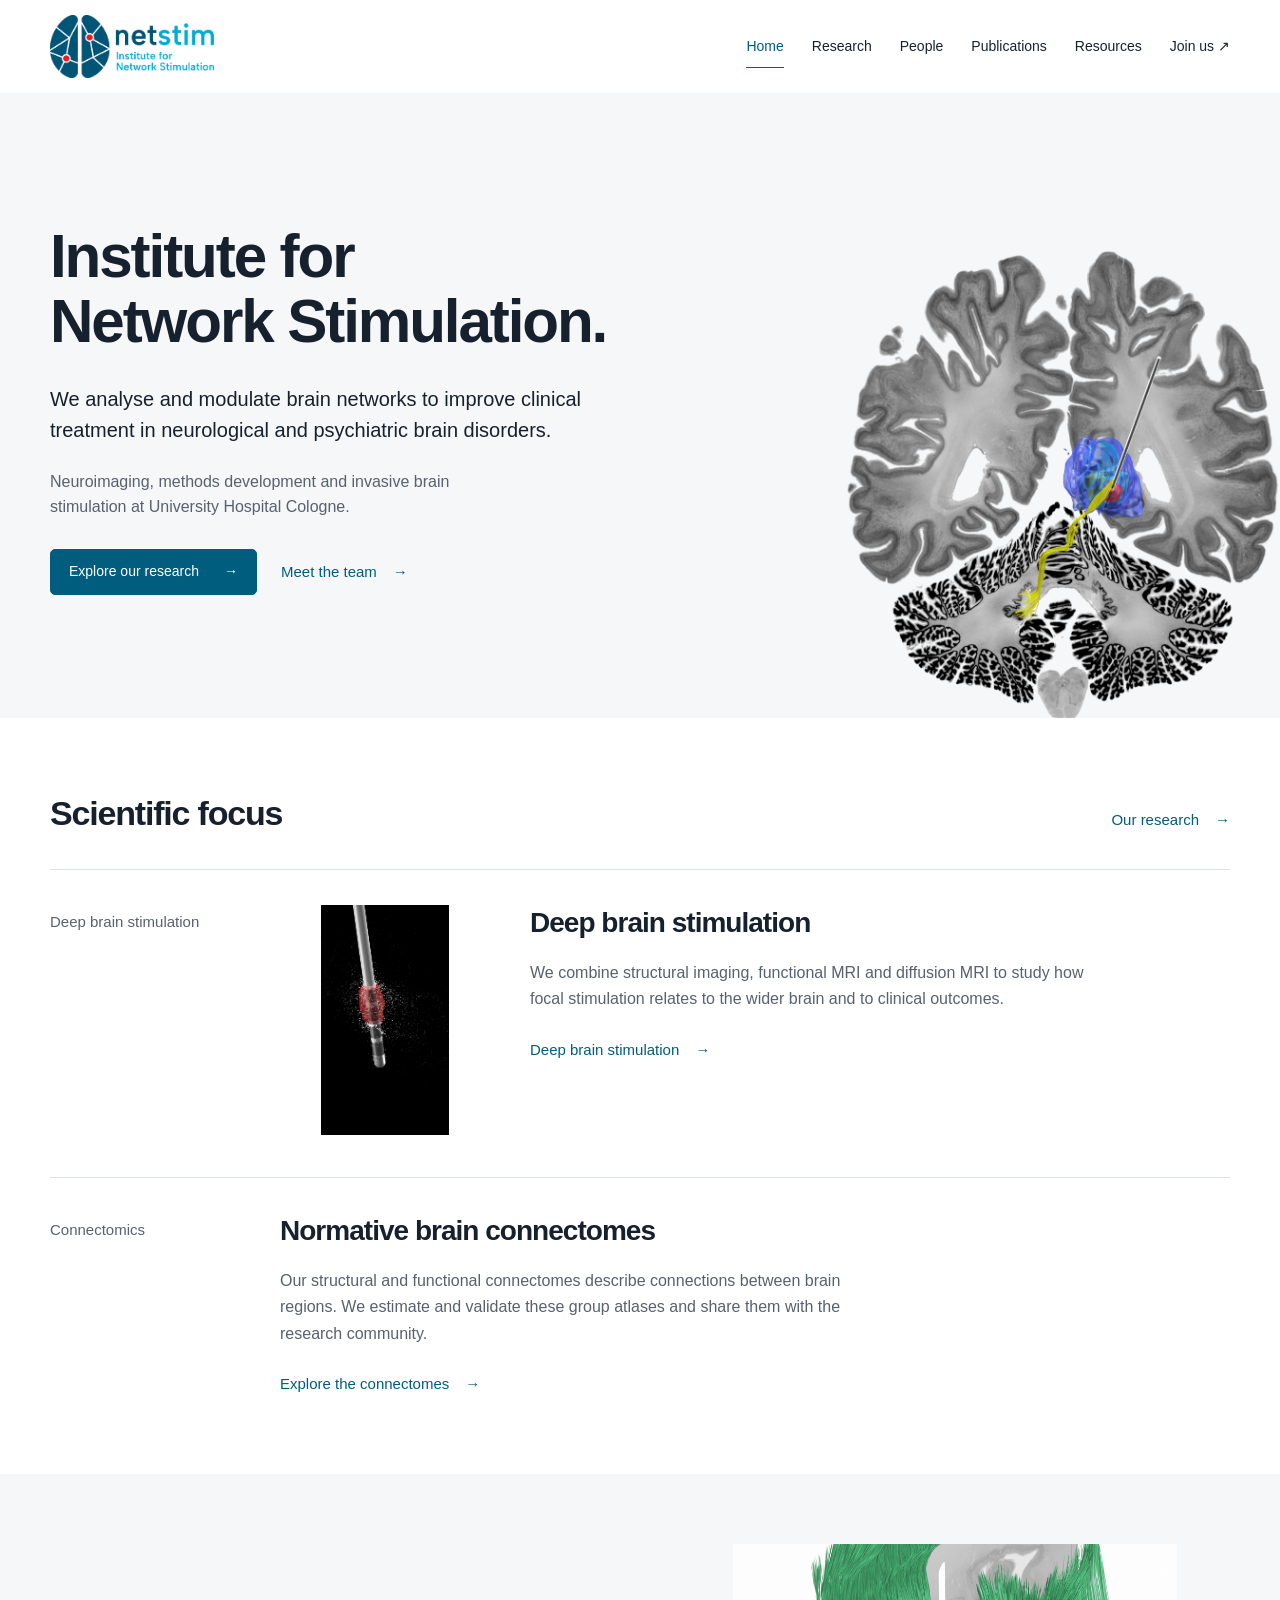
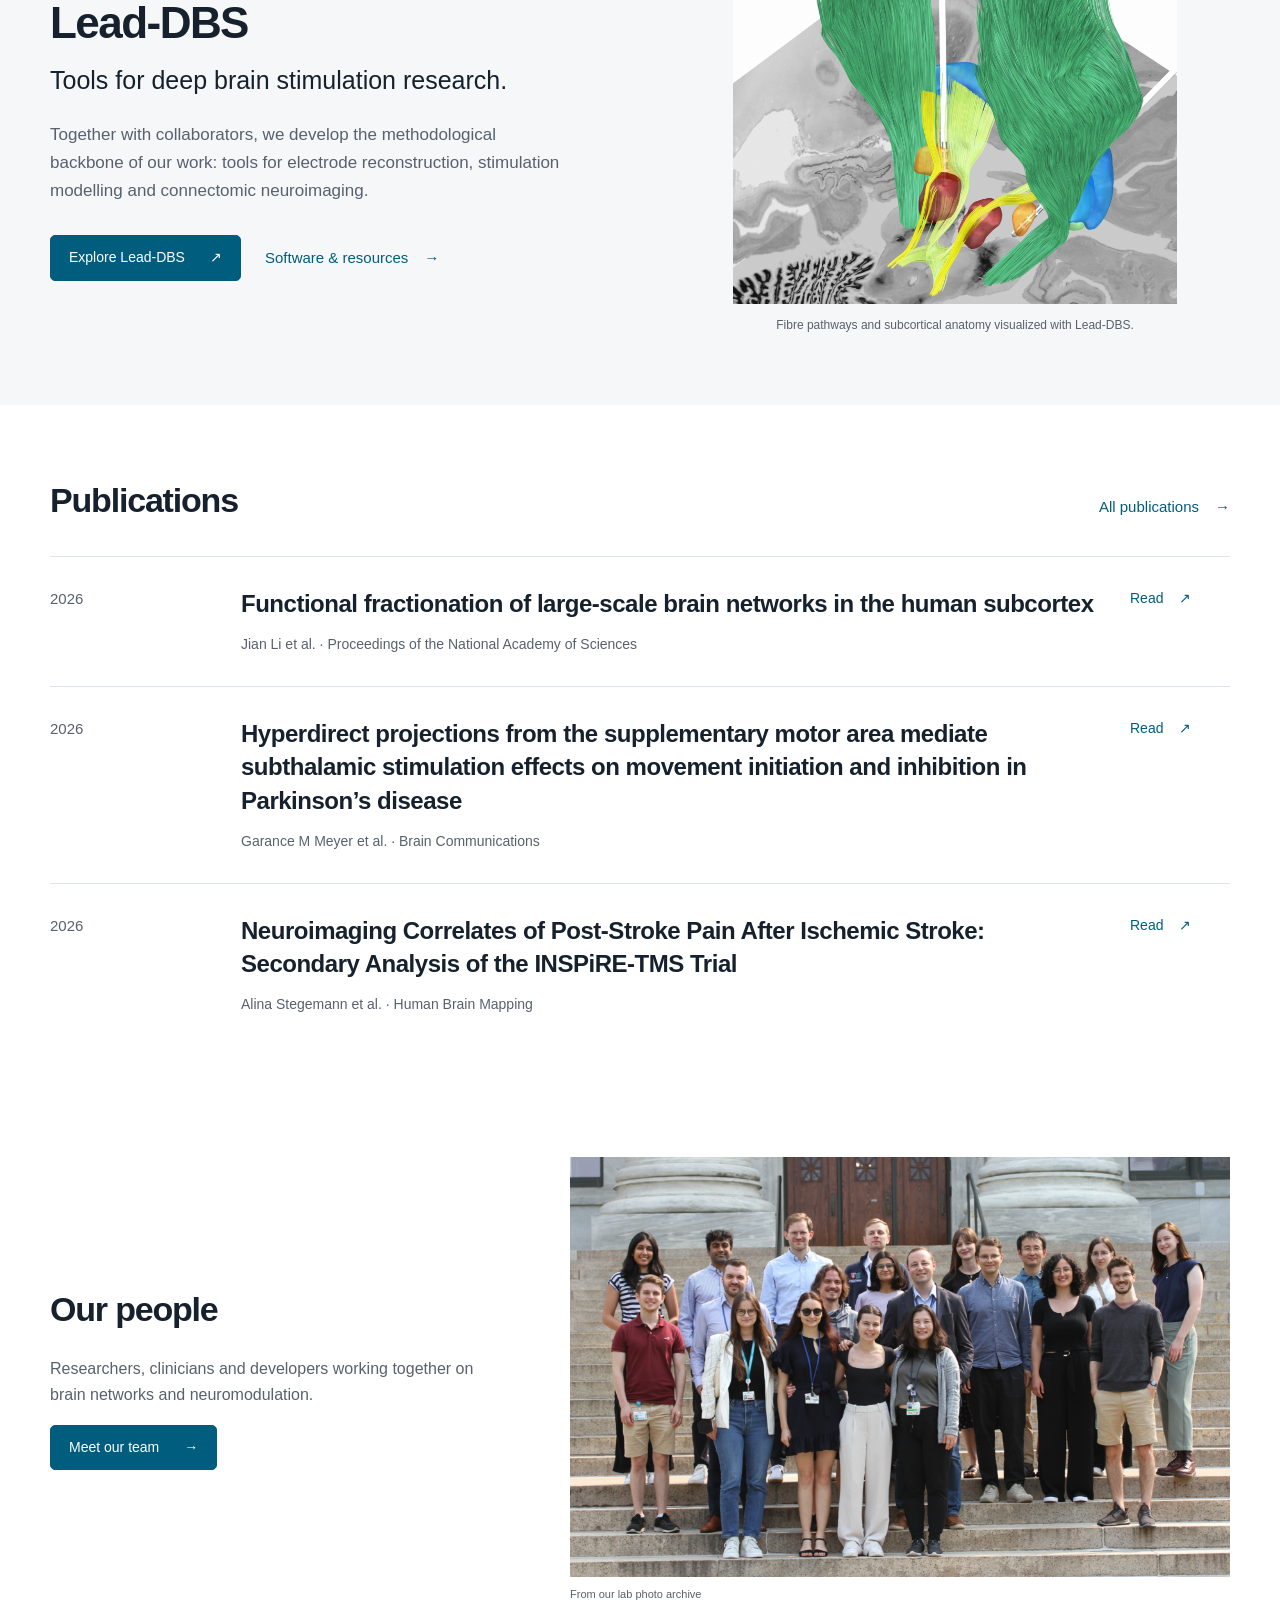
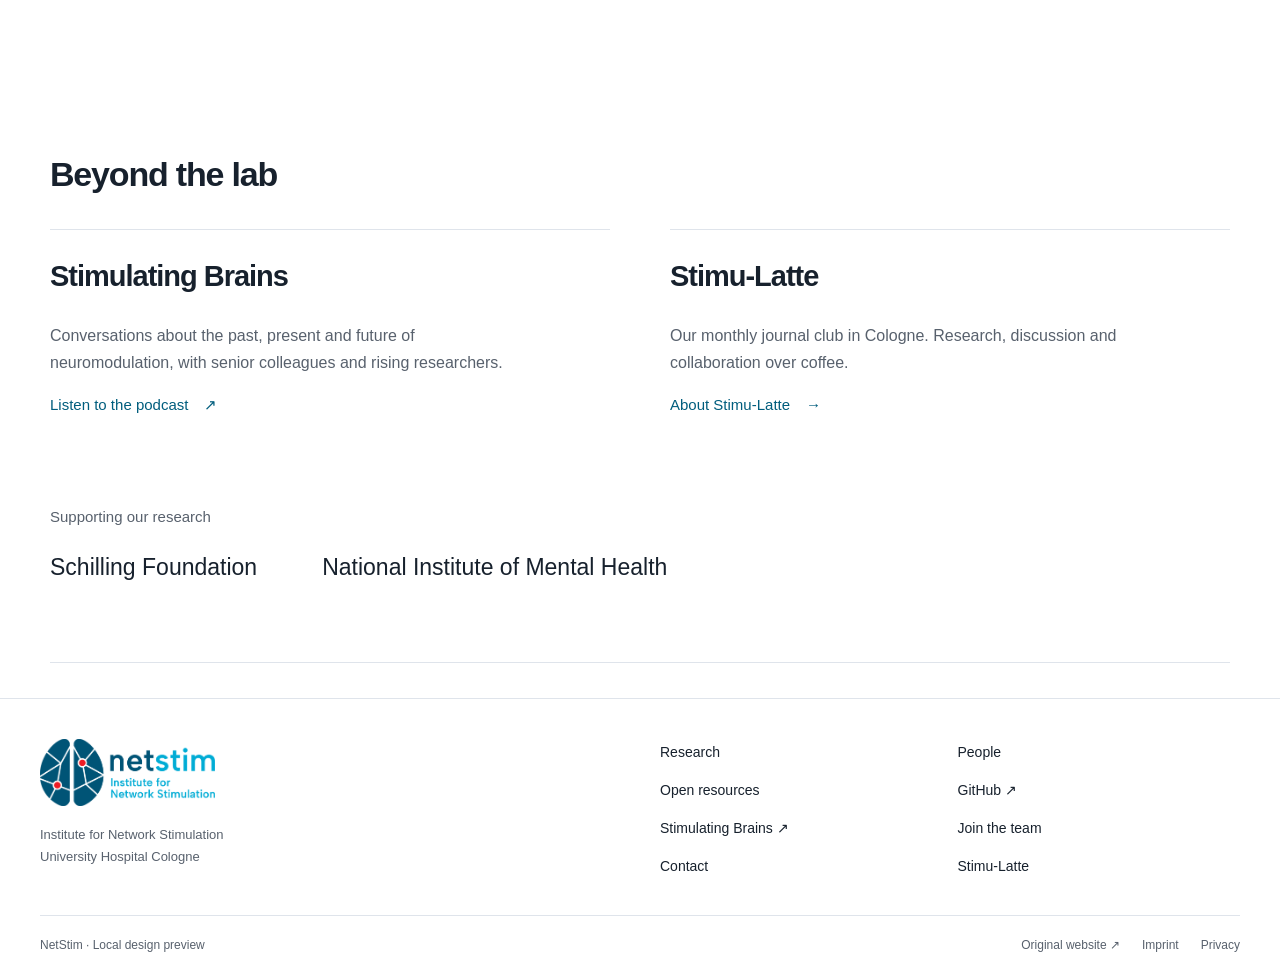
<file: mock/index.html>
<!DOCTYPE html>
<html lang="en"><head><meta charset="UTF-8"><meta name="viewport" content="width=device-width, initial-scale=1"><meta name="theme-color" content="#ffffff"><meta name="description" content="NetStim Institute for Network Stimulation — research, people and open tools at University Hospital Cologne."><title>NetStim — Institute for Network Stimulation</title><link rel="stylesheet" href="style.css"></head><body>
<a class="skip" href="#main">Skip to content</a><header class="site-header"><div class="header-inner"><a href="#home" class="brand" aria-label="NetStim home"><img src="assets/logo.png" alt="NetStim Institute for Network Stimulation"></a><button id="menu-toggle" aria-expanded="false" aria-controls="main-nav">Menu <span aria-hidden="true">☰</span></button><nav id="main-nav" aria-label="Main navigation"><a href="#home" data-page="home">Home</a><a href="#research" data-page="research">Research</a><a href="#people" data-page="people">People</a><a href="#publications" data-page="publications">Publications</a><a href="#resources" data-page="resources">Resources</a><a href="#join" data-page="join">Join us <span aria-hidden="true">↗</span></a></nav></div></header>
<main id="main" tabindex="-1"></main>
<footer><div class="footer-main"><div><img src="assets/logo.png" alt="NetStim" width="175"><p>Institute for Network Stimulation<br>University Hospital Cologne</p></div><div class="footer-links"><a href="#research">Research</a><a href="#people">People</a><a href="#resources">Open resources</a><a href="https://github.com/netstim" target="_blank" rel="noopener">GitHub ↗</a><a href="https://www.stimulatingbrains.org/" target="_blank" rel="noopener">Stimulating Brains ↗</a><a href="#join">Join the team</a><a href="#contact">Contact</a><a href="#community">Stimu-Latte</a></div></div><div class="footer-bottom"><span>NetStim · Local design preview</span><div><a href="https://www.netstim.org/">Original website ↗</a><a href="https://www.netstim.org/imprint/">Imprint</a><a href="https://www.netstim.org/privacy-policy/">Privacy</a></div></div></footer>
<dialog id="profile-dialog" aria-labelledby="profile-title"><button class="close-dialog" aria-label="Close profile">×</button><div id="profile-content"></div></dialog>
<script src="publications-data.js"></script><script src="content-data.js"></script><script src="team-data.js"></script><script src="app.js"></script></body></html>
</file>
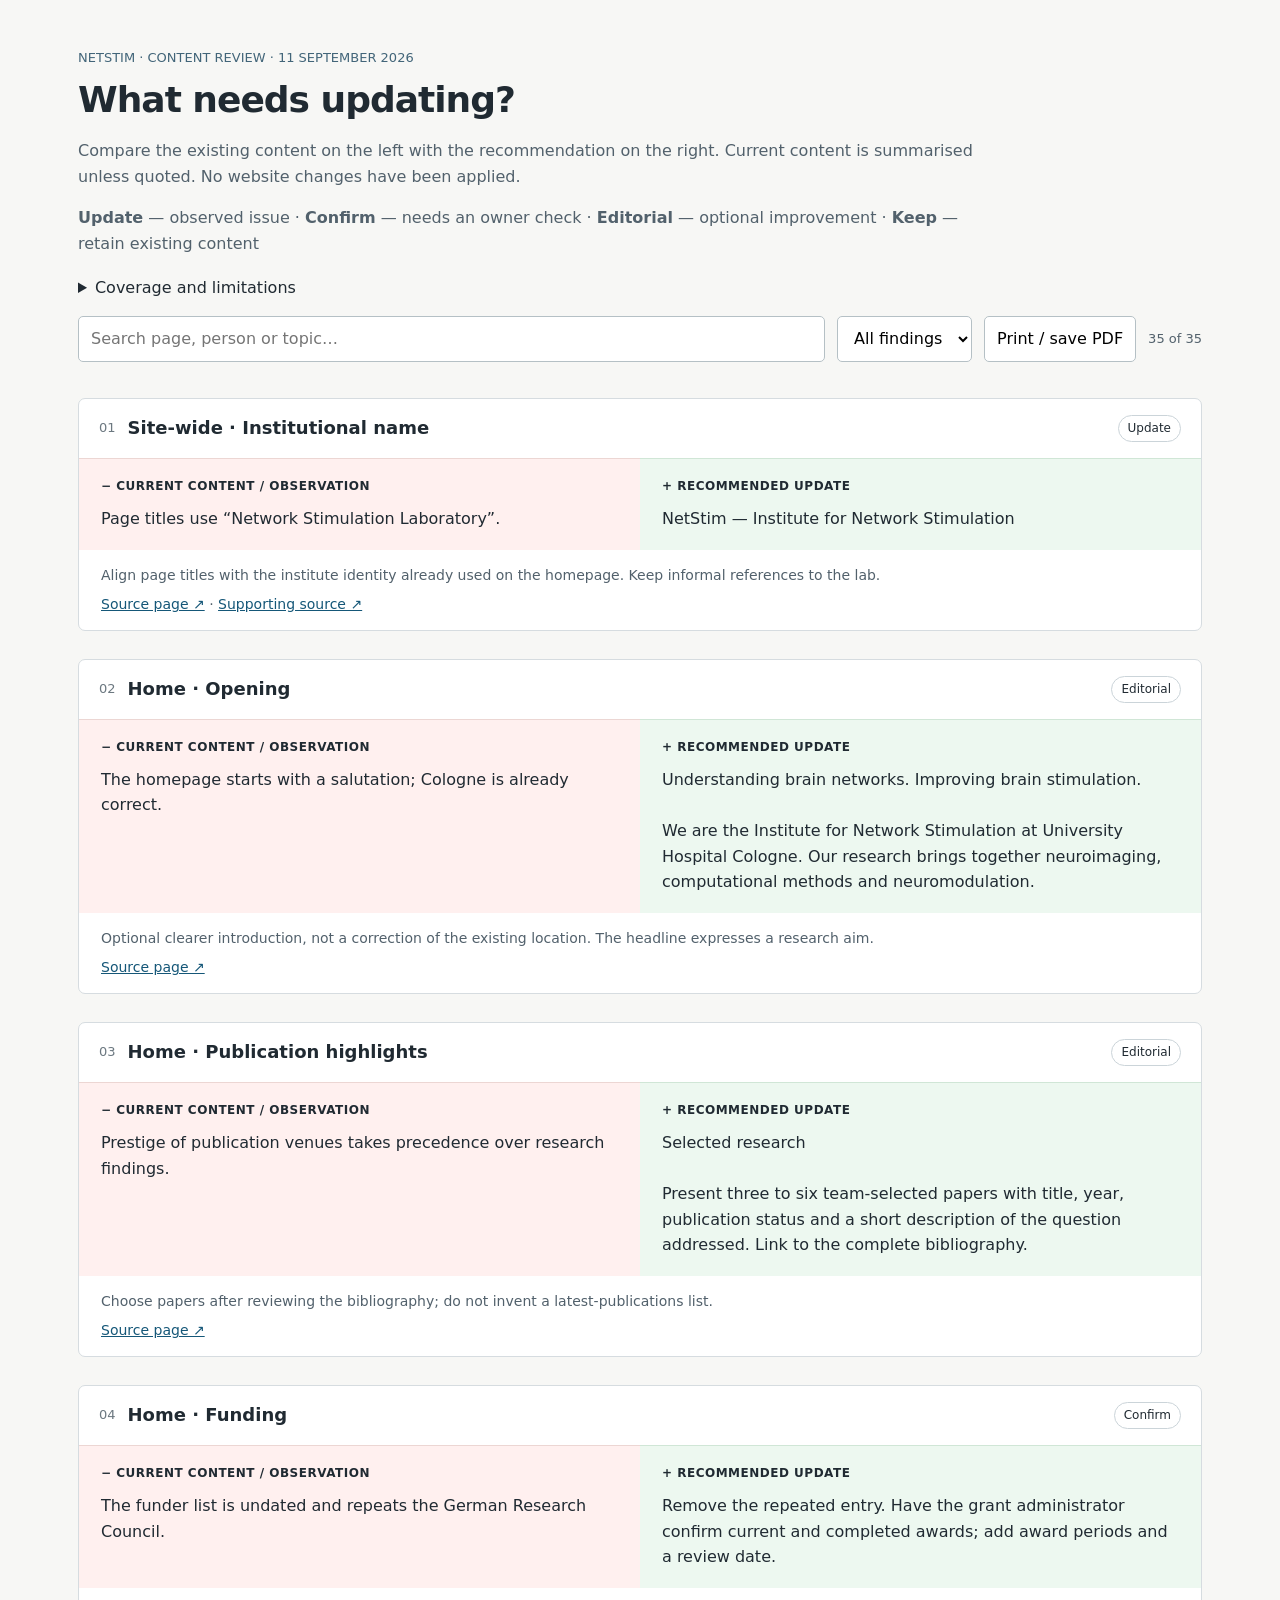
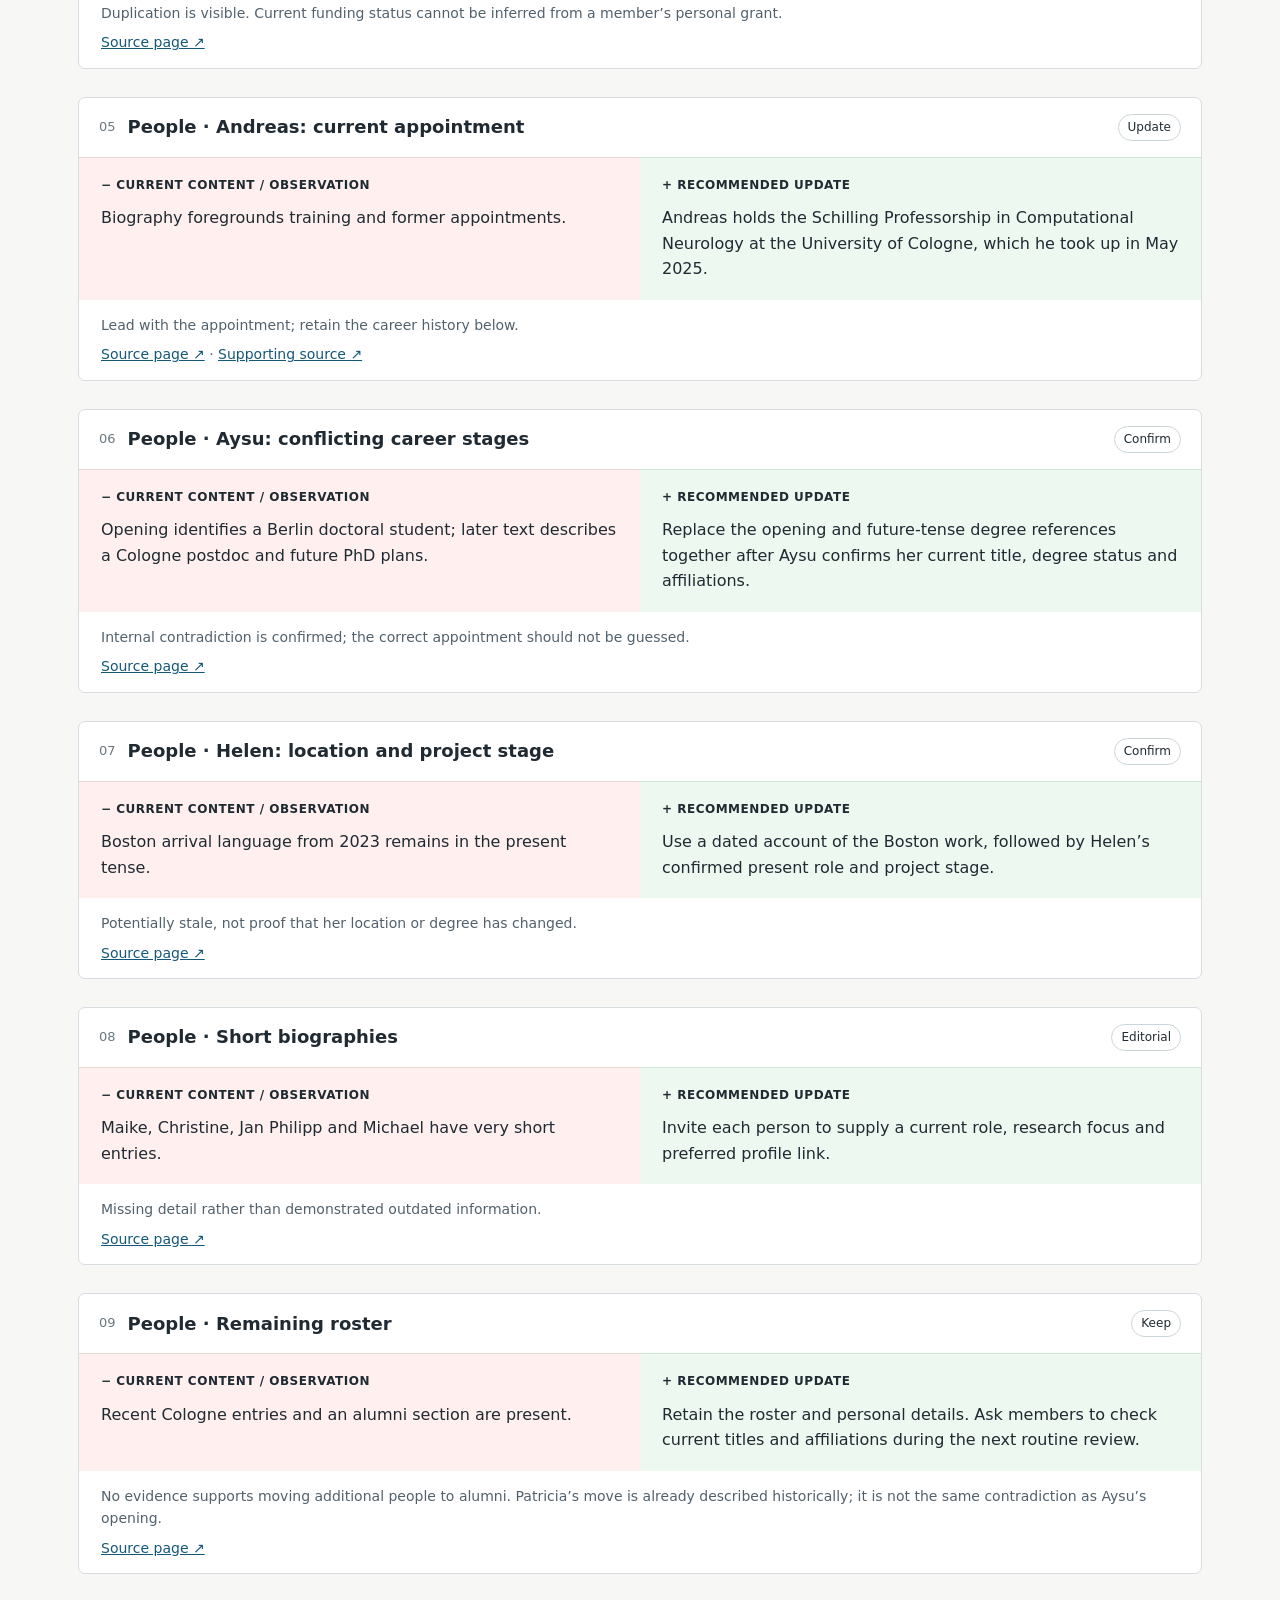
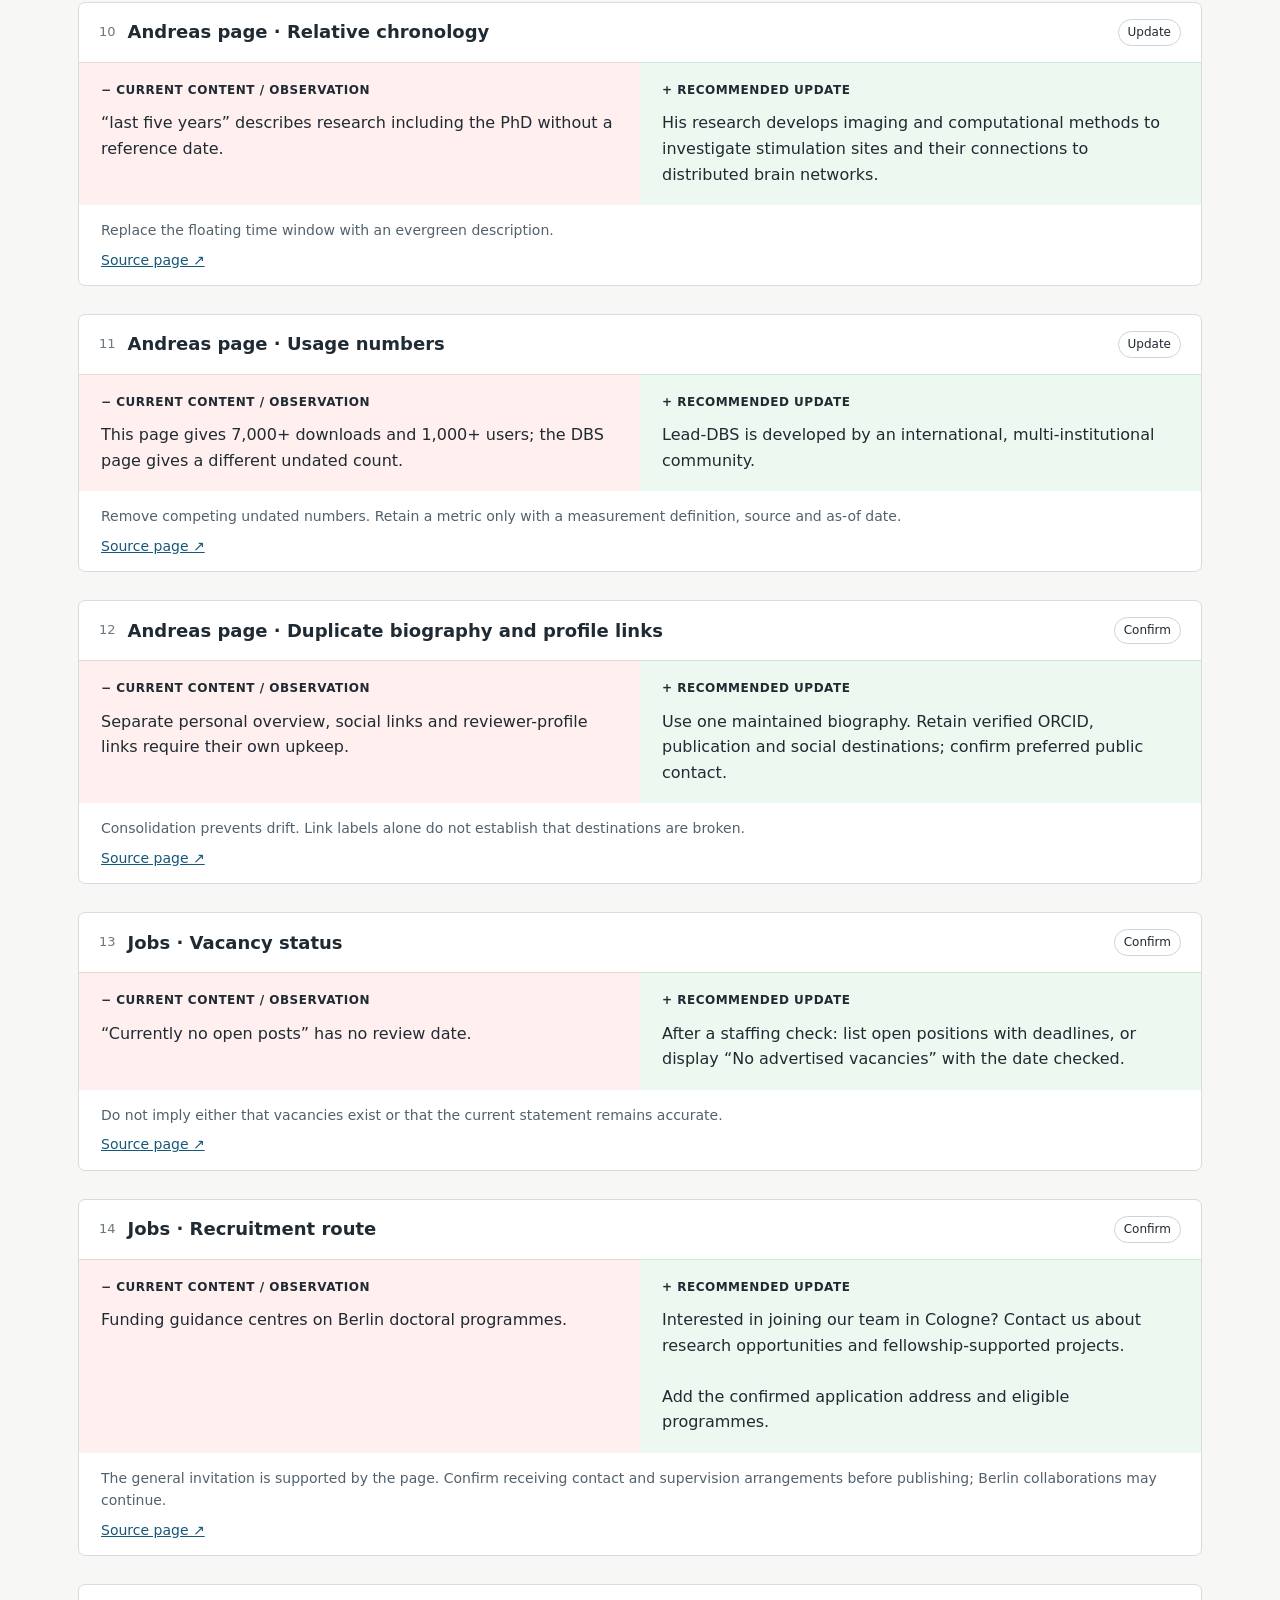
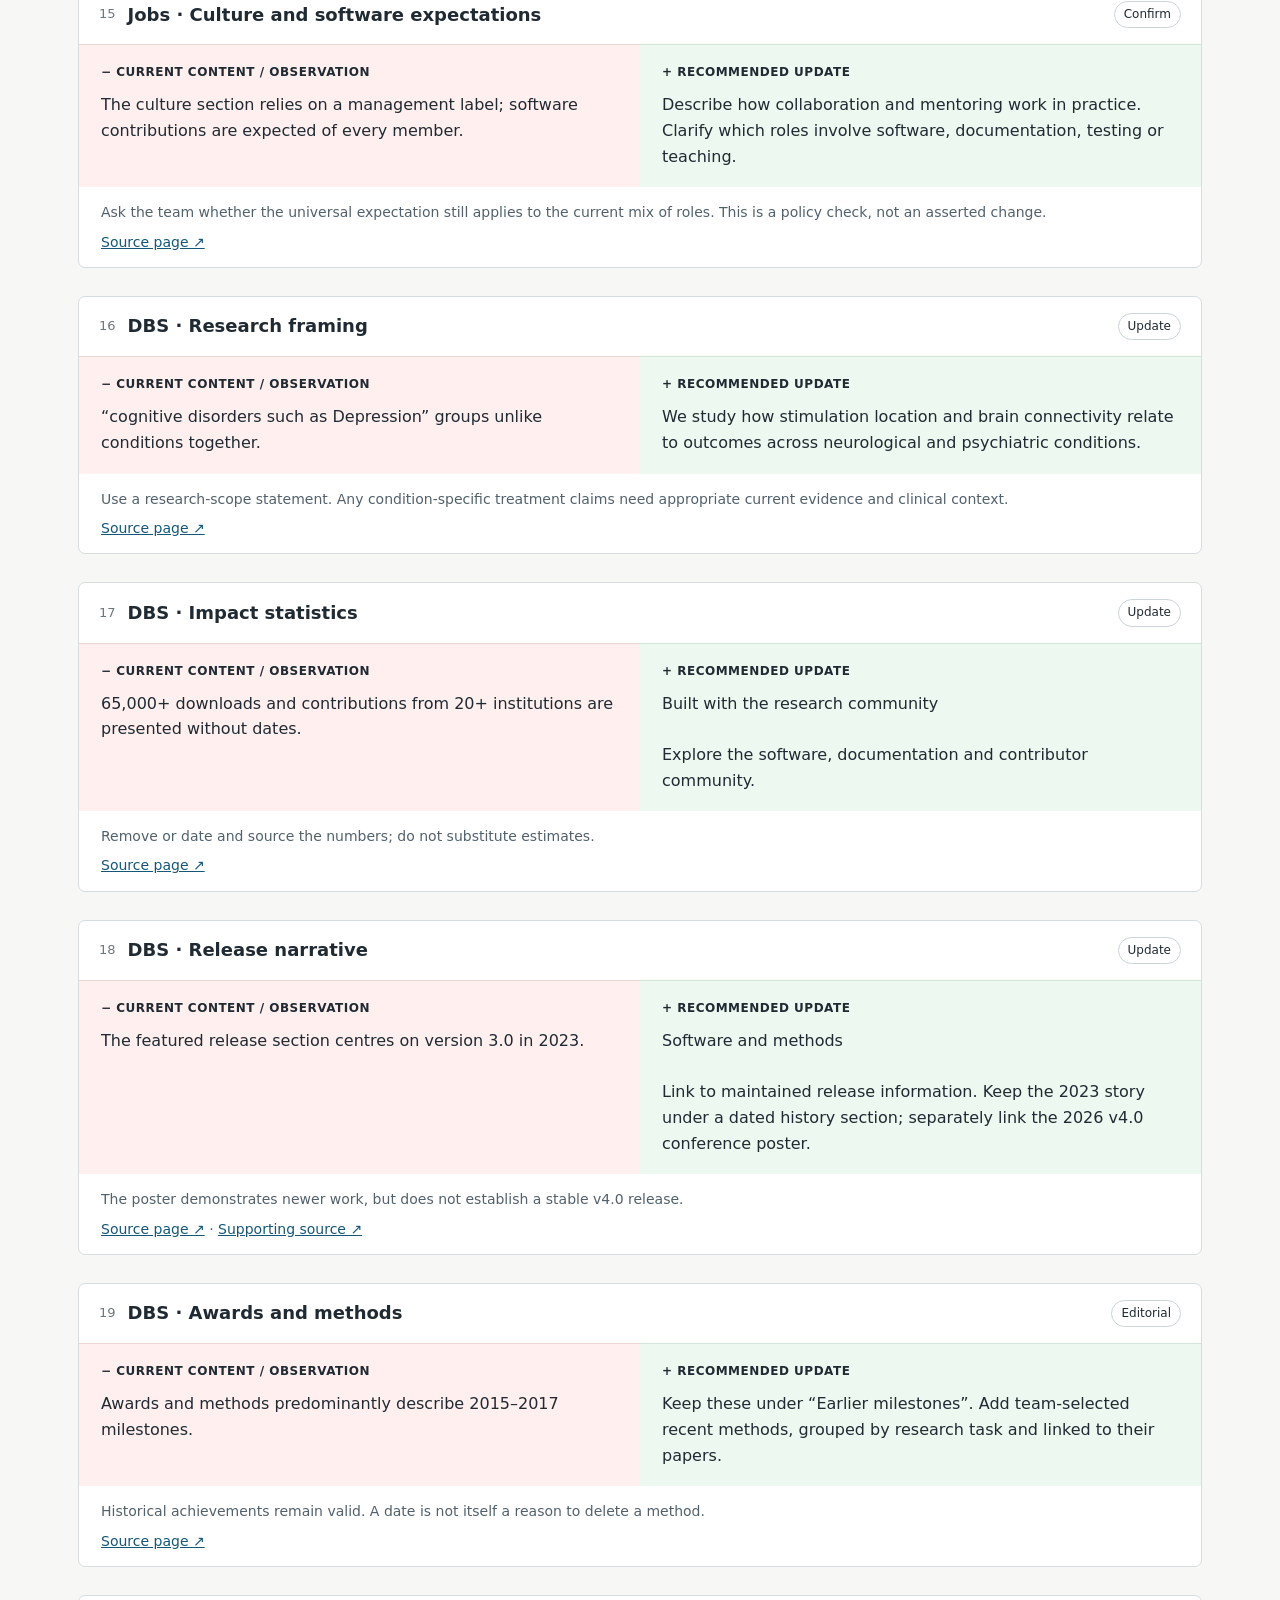
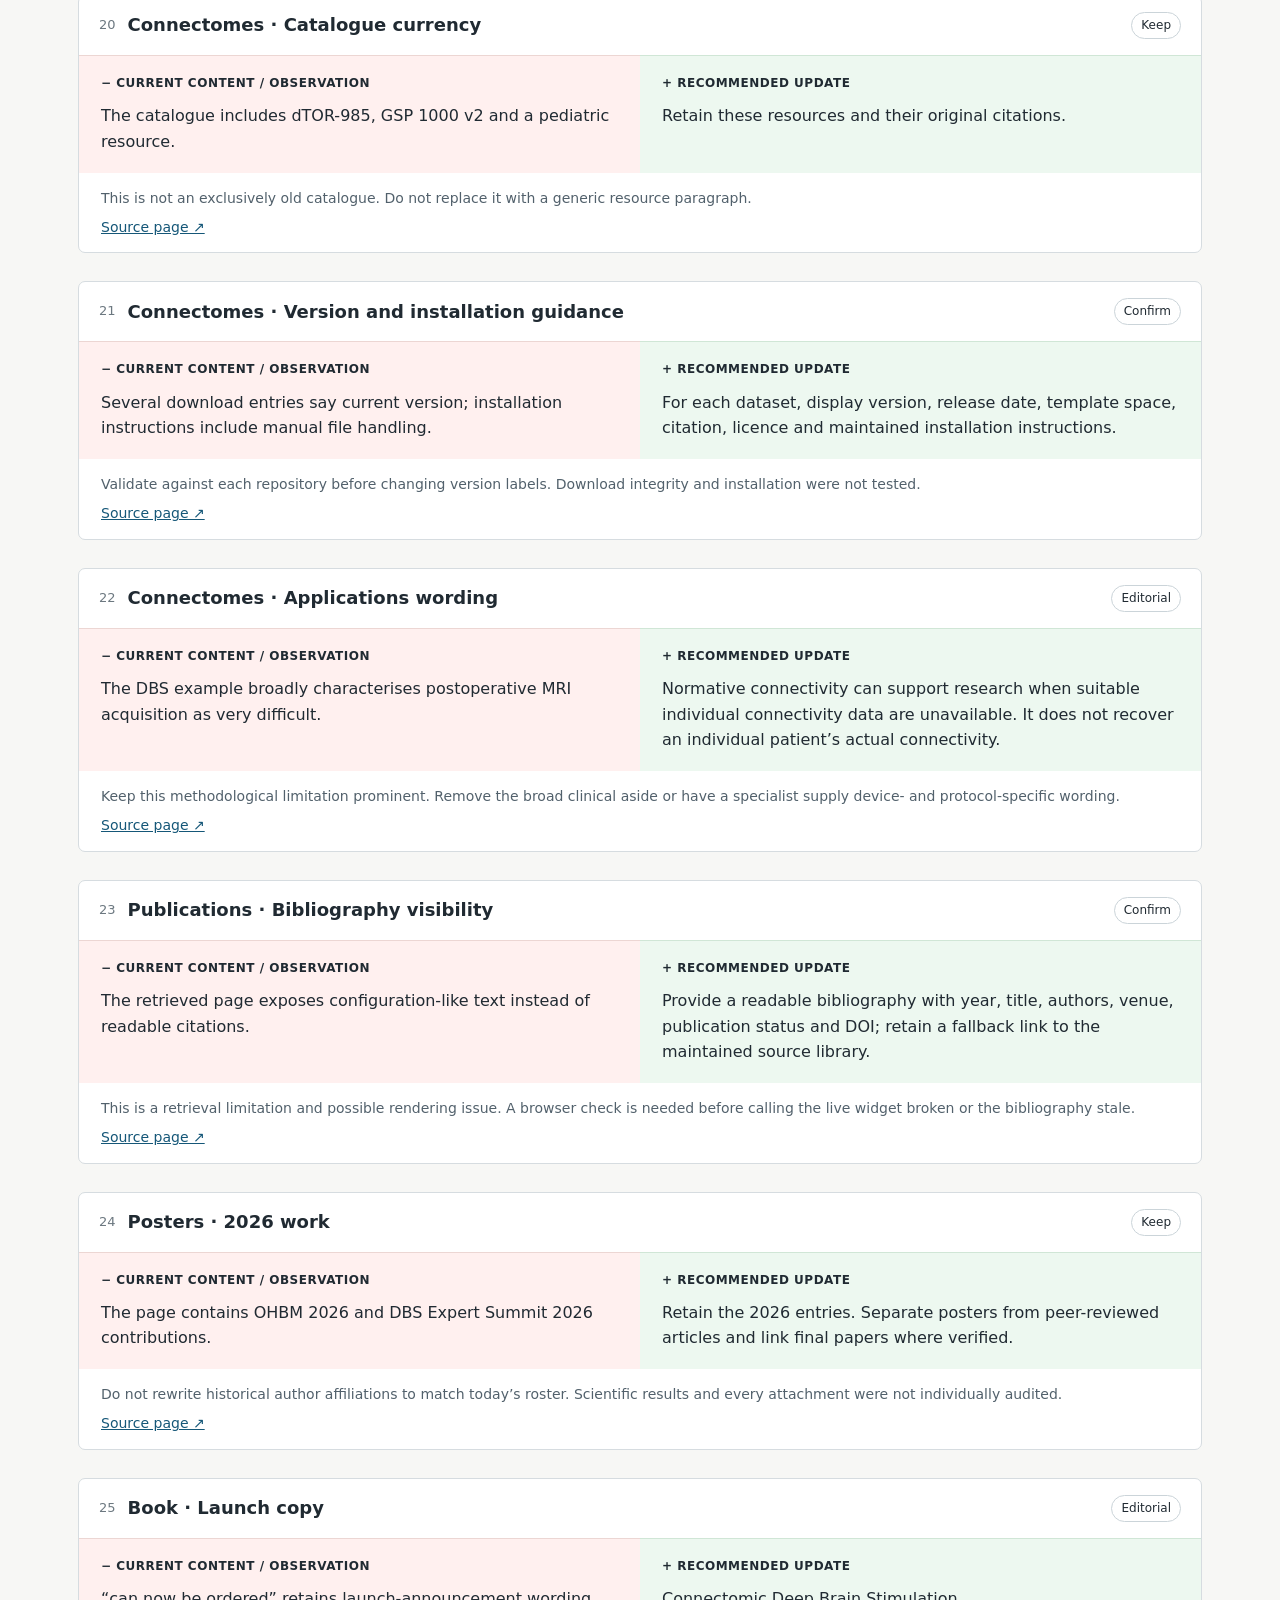
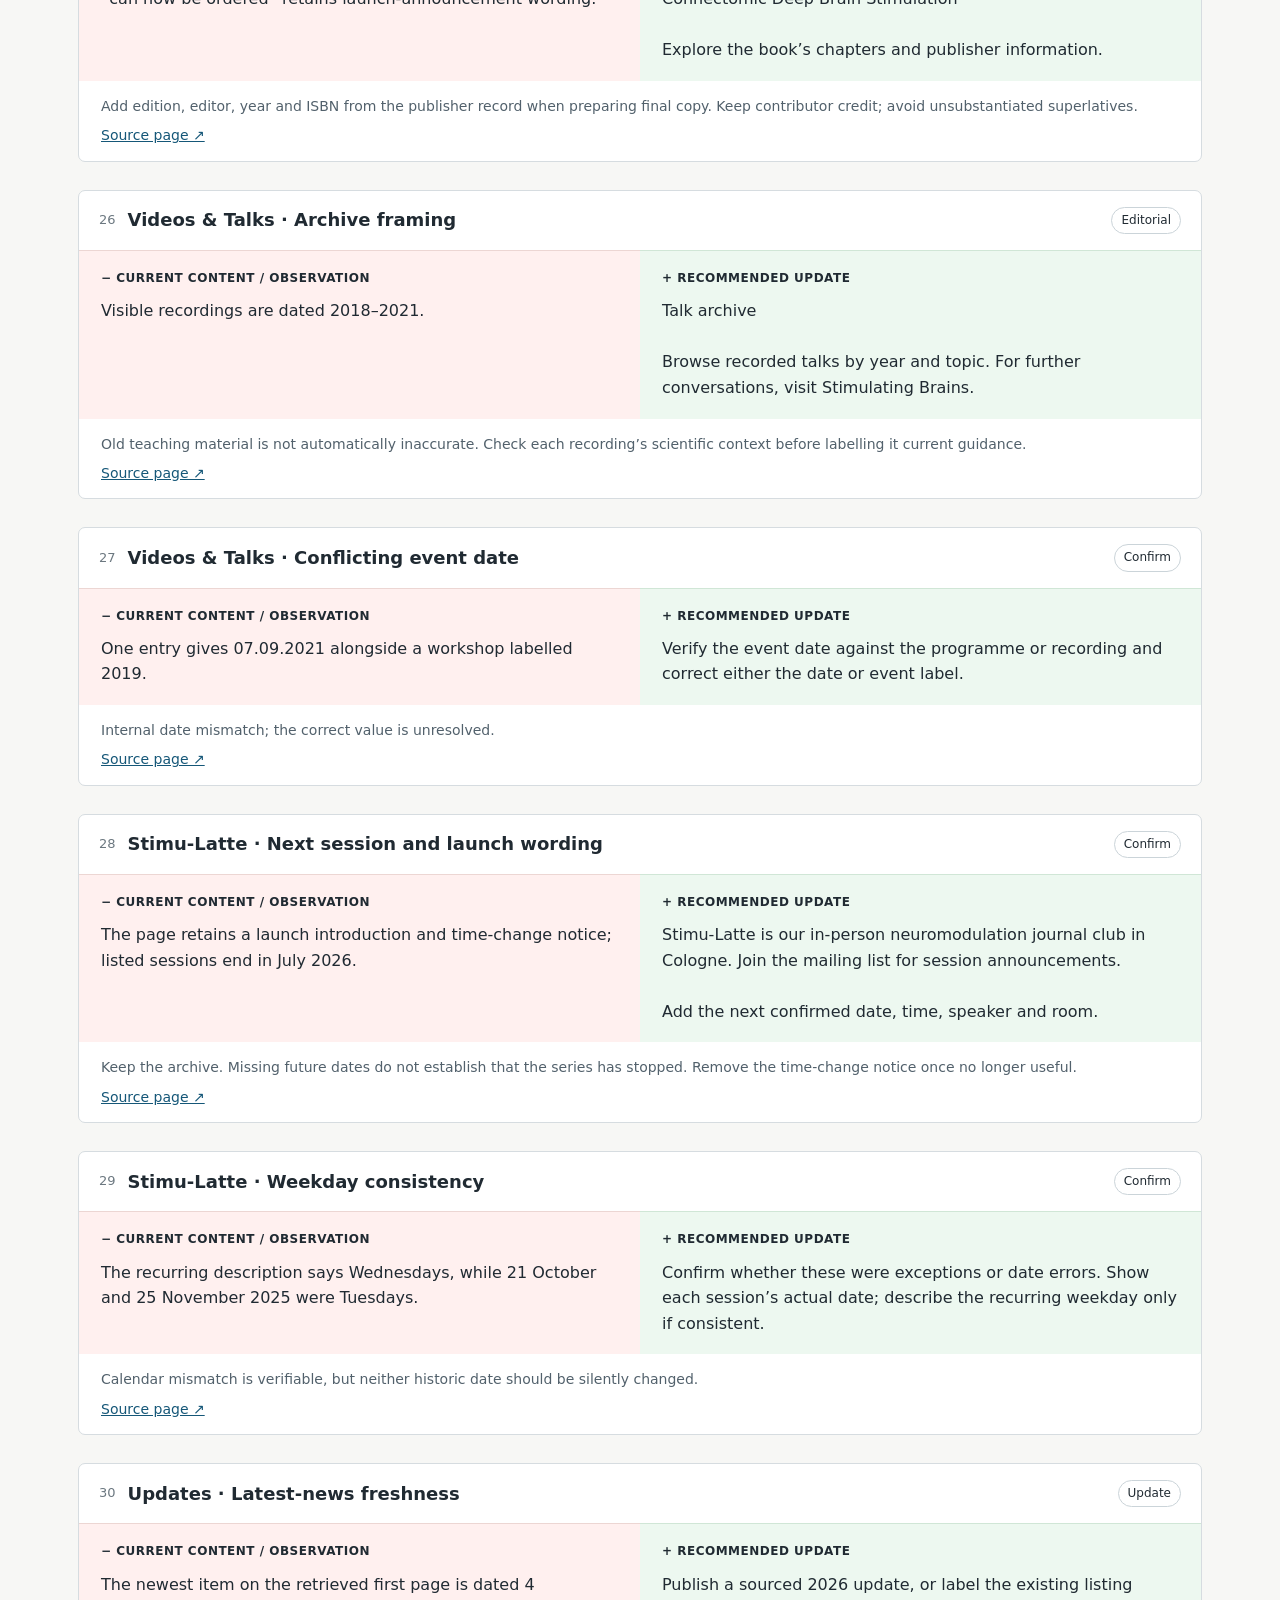
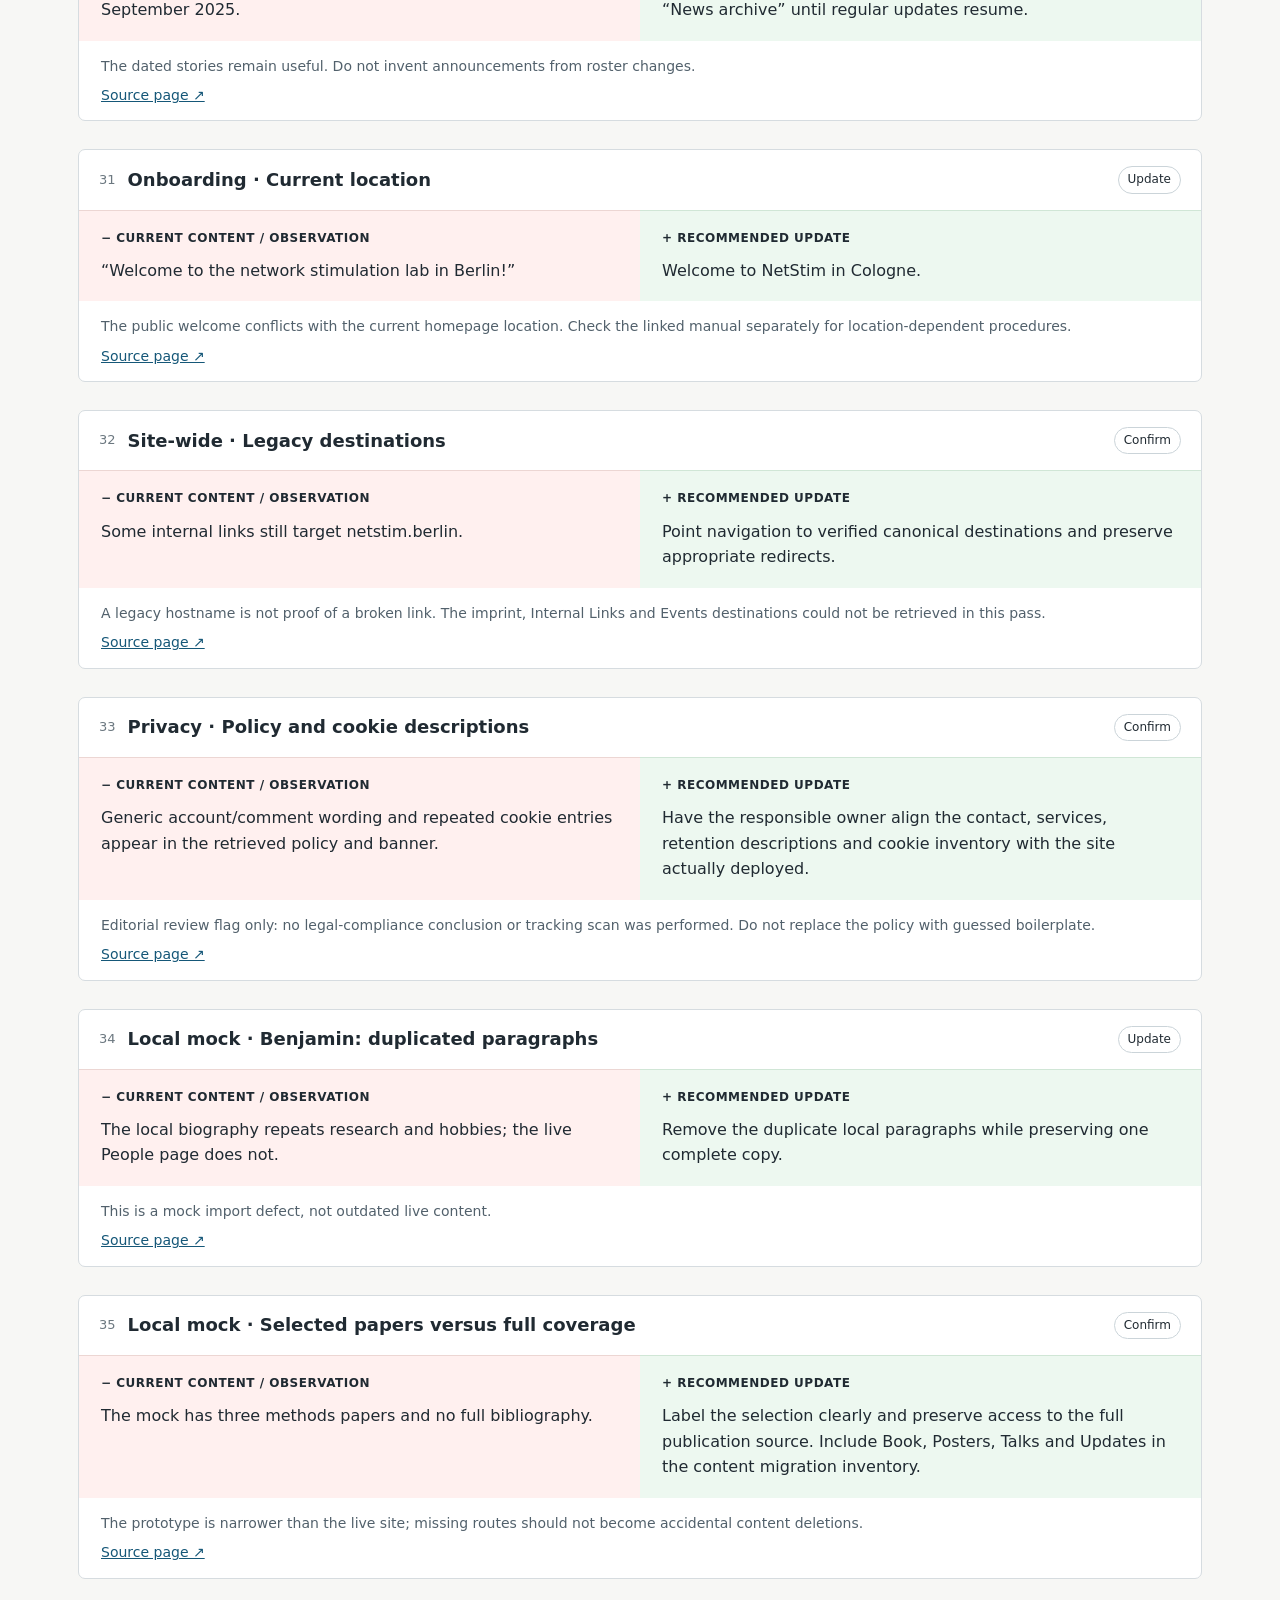
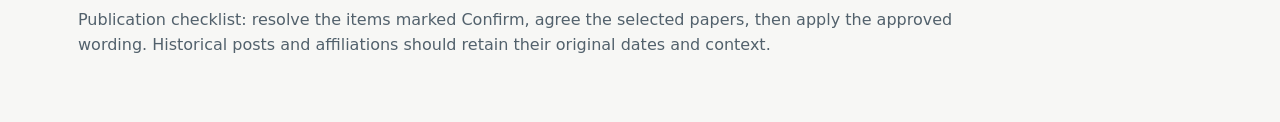
<file: review/netstim-content-diff-v1.html>
<!doctype html><html lang="en"><meta charset="utf-8"><meta name="viewport" content="width=device-width,initial-scale=1"><title>NetStim — content comparison</title><style>
*{box-sizing:border-box}body{margin:0;background:#f7f7f5;color:#202a32;font:16px/1.6 system-ui,sans-serif}main{max-width:1180px;margin:auto;padding:48px 28px}h1{font-size:36px;letter-spacing:-1px;line-height:1.15;margin:10px 0 18px}.intro{max-width:900px;color:#52616c}.eyebrow{font-size:13px;color:#426579}.controls{position:sticky;top:0;background:#f7f7f5f5;padding:16px 0;display:flex;gap:12px;z-index:1;flex-wrap:wrap}input,select,button{font:inherit;padding:9px 12px;border:1px solid #b5c0c5;background:white;border-radius:5px}input{flex:1;min-width:180px}article{background:white;border:1px solid #d6dce0;border-radius:7px;overflow:hidden;margin:20px 0 28px}article header{display:flex;align-items:center;gap:12px;padding:16px 20px}h2{font-size:18px;line-height:1.35;margin:0;flex:1}.number{color:#6c7880;font-size:13px}.badge{font-size:12px;border:1px solid #cbd4d9;padding:3px 9px;border-radius:20px}.compare{display:grid;grid-template-columns:1fr 1fr}.compare section{padding:18px 22px}.before{background:#fff0ef;border-top:1px solid #ecd6d3}.after{background:#edf8f0;border-top:1px solid #d0e6d6}.compare h3{font-size:12px;text-transform:uppercase;letter-spacing:.5px;margin:0 0 10px}.compare p{margin:0;white-space:pre-line}footer{padding:14px 22px;font-size:14px;color:#52616c}footer p{margin:0 0 7px}a{color:#155778}details{margin-top:18px}summary{cursor:pointer}#count{font-size:13px;color:#52616c;align-self:center}article[hidden]{display:none}@media(max-width:680px){main{padding:24px 16px}.compare{grid-template-columns:1fr}h1{font-size:29px}article header{flex-wrap:wrap}.controls{position:static}}@media print{.controls{display:none}body{background:white}main{max-width:none;padding:0}article{break-inside:avoid}a{color:inherit}}
</style><main><div class="eyebrow">NETSTIM · CONTENT REVIEW · 11 SEPTEMBER 2026</div><h1>What needs updating?</h1><p class="intro">Compare the existing content on the left with the recommendation on the right. Current content is summarised unless quoted. No website changes have been applied.</p><p class="intro"><b>Update</b> — observed issue · <b>Confirm</b> — needs an owner check · <b>Editorial</b> — optional improvement · <b>Keep</b> — retain existing content</p><details><summary>Coverage and limitations</summary><p class="intro">Reviewed the main public content pages: Home, People (all visible profiles and alumni names), Andreas’s separate page, Jobs, DBS, Normative Connectomes, Publications, Posters, Book, Videos &amp; Talks, Stimu-Latte, Updates (first page), public onboarding page and Privacy. Also compared the local mock. This is a page-level editorial review, not an exhaustive crawl of every archived post, scientific reference, download or embedded media item. The imprint, Internal Links and Events could not be retrieved; the external manual and dynamic bibliography remain unverified. Web results have crawl dates ranging from today to three months ago, so time-sensitive items require a direct owner check.</p></details><div class="controls"><input id="search" aria-label="Search review" placeholder="Search page, person or topic…"><select id="status" aria-label="Filter findings"><option value="">All findings</option><option>Update</option><option>Confirm</option><option>Editorial</option><option>Keep</option></select><button onclick="window.print()">Print / save PDF</button><span id="count"></span></div><article data-status="Update" data-search="site-wide institutional name page titles use “network stimulation laboratory”. netstim — institute for network stimulation"><header><span class="number">01</span><h2>Site-wide · Institutional name</h2><span class="badge">Update</span></header><div class="compare"><section class="before"><h3>− Current content / observation</h3><p>Page titles use “Network Stimulation Laboratory”.</p></section><section class="after"><h3>+ Recommended update</h3><p>NetStim — Institute for Network Stimulation</p></section></div><footer><p>Align page titles with the institute identity already used on the homepage. Keep informal references to the lab.</p><a href="https://www.netstim.org/" target="_blank" rel="noopener">Source page ↗</a> · <a href="https://uni-koeln.de/universitaet/aktuell/personalia/personalia-news-detail/professor-dr-andreas-horn" target="_blank" rel="noopener">Supporting source ↗</a></footer></article><article data-status="Editorial" data-search="home opening the homepage starts with a salutation; cologne is already correct. understanding brain networks. improving brain stimulation.

we are the institute for network stimulation at university hospital cologne. our research brings together neuroimaging, computational methods and neuromodulation."><header><span class="number">02</span><h2>Home · Opening</h2><span class="badge">Editorial</span></header><div class="compare"><section class="before"><h3>− Current content / observation</h3><p>The homepage starts with a salutation; Cologne is already correct.</p></section><section class="after"><h3>+ Recommended update</h3><p>Understanding brain networks. Improving brain stimulation.

We are the Institute for Network Stimulation at University Hospital Cologne. Our research brings together neuroimaging, computational methods and neuromodulation.</p></section></div><footer><p>Optional clearer introduction, not a correction of the existing location. The headline expresses a research aim.</p><a href="https://www.netstim.org/" target="_blank" rel="noopener">Source page ↗</a></footer></article><article data-status="Editorial" data-search="home publication highlights prestige of publication venues takes precedence over research findings. selected research

present three to six team-selected papers with title, year, publication status and a short description of the question addressed. link to the complete bibliography."><header><span class="number">03</span><h2>Home · Publication highlights</h2><span class="badge">Editorial</span></header><div class="compare"><section class="before"><h3>− Current content / observation</h3><p>Prestige of publication venues takes precedence over research findings.</p></section><section class="after"><h3>+ Recommended update</h3><p>Selected research

Present three to six team-selected papers with title, year, publication status and a short description of the question addressed. Link to the complete bibliography.</p></section></div><footer><p>Choose papers after reviewing the bibliography; do not invent a latest-publications list.</p><a href="https://www.netstim.org/" target="_blank" rel="noopener">Source page ↗</a></footer></article><article data-status="Confirm" data-search="home funding the funder list is undated and repeats the german research council. remove the repeated entry. have the grant administrator confirm current and completed awards; add award periods and a review date."><header><span class="number">04</span><h2>Home · Funding</h2><span class="badge">Confirm</span></header><div class="compare"><section class="before"><h3>− Current content / observation</h3><p>The funder list is undated and repeats the German Research Council.</p></section><section class="after"><h3>+ Recommended update</h3><p>Remove the repeated entry. Have the grant administrator confirm current and completed awards; add award periods and a review date.</p></section></div><footer><p>Duplication is visible. Current funding status cannot be inferred from a member’s personal grant.</p><a href="https://www.netstim.org/" target="_blank" rel="noopener">Source page ↗</a></footer></article><article data-status="Update" data-search="people andreas: current appointment biography foregrounds training and former appointments. andreas holds the schilling professorship in computational neurology at the university of cologne, which he took up in may 2025."><header><span class="number">05</span><h2>People · Andreas: current appointment</h2><span class="badge">Update</span></header><div class="compare"><section class="before"><h3>− Current content / observation</h3><p>Biography foregrounds training and former appointments.</p></section><section class="after"><h3>+ Recommended update</h3><p>Andreas holds the Schilling Professorship in Computational Neurology at the University of Cologne, which he took up in May 2025.</p></section></div><footer><p>Lead with the appointment; retain the career history below.</p><a href="https://www.netstim.org/about-us/about-us/" target="_blank" rel="noopener">Source page ↗</a> · <a href="https://uni-koeln.de/universitaet/aktuell/personalia/personalia-news-detail/professor-dr-andreas-horn" target="_blank" rel="noopener">Supporting source ↗</a></footer></article><article data-status="Confirm" data-search="people aysu: conflicting career stages opening identifies a berlin doctoral student; later text describes a cologne postdoc and future phd plans. replace the opening and future-tense degree references together after aysu confirms her current title, degree status and affiliations."><header><span class="number">06</span><h2>People · Aysu: conflicting career stages</h2><span class="badge">Confirm</span></header><div class="compare"><section class="before"><h3>− Current content / observation</h3><p>Opening identifies a Berlin doctoral student; later text describes a Cologne postdoc and future PhD plans.</p></section><section class="after"><h3>+ Recommended update</h3><p>Replace the opening and future-tense degree references together after Aysu confirms her current title, degree status and affiliations.</p></section></div><footer><p>Internal contradiction is confirmed; the correct appointment should not be guessed.</p><a href="https://www.netstim.org/about-us/about-us/" target="_blank" rel="noopener">Source page ↗</a></footer></article><article data-status="Confirm" data-search="people helen: location and project stage boston arrival language from 2023 remains in the present tense. use a dated account of the boston work, followed by helen’s confirmed present role and project stage."><header><span class="number">07</span><h2>People · Helen: location and project stage</h2><span class="badge">Confirm</span></header><div class="compare"><section class="before"><h3>− Current content / observation</h3><p>Boston arrival language from 2023 remains in the present tense.</p></section><section class="after"><h3>+ Recommended update</h3><p>Use a dated account of the Boston work, followed by Helen’s confirmed present role and project stage.</p></section></div><footer><p>Potentially stale, not proof that her location or degree has changed.</p><a href="https://www.netstim.org/about-us/about-us/" target="_blank" rel="noopener">Source page ↗</a></footer></article><article data-status="Editorial" data-search="people short biographies maike, christine, jan philipp and michael have very short entries. invite each person to supply a current role, research focus and preferred profile link."><header><span class="number">08</span><h2>People · Short biographies</h2><span class="badge">Editorial</span></header><div class="compare"><section class="before"><h3>− Current content / observation</h3><p>Maike, Christine, Jan Philipp and Michael have very short entries.</p></section><section class="after"><h3>+ Recommended update</h3><p>Invite each person to supply a current role, research focus and preferred profile link.</p></section></div><footer><p>Missing detail rather than demonstrated outdated information.</p><a href="https://www.netstim.org/about-us/about-us/" target="_blank" rel="noopener">Source page ↗</a></footer></article><article data-status="Keep" data-search="people remaining roster recent cologne entries and an alumni section are present. retain the roster and personal details. ask members to check current titles and affiliations during the next routine review."><header><span class="number">09</span><h2>People · Remaining roster</h2><span class="badge">Keep</span></header><div class="compare"><section class="before"><h3>− Current content / observation</h3><p>Recent Cologne entries and an alumni section are present.</p></section><section class="after"><h3>+ Recommended update</h3><p>Retain the roster and personal details. Ask members to check current titles and affiliations during the next routine review.</p></section></div><footer><p>No evidence supports moving additional people to alumni. Patricia’s move is already described historically; it is not the same contradiction as Aysu’s opening.</p><a href="https://www.netstim.org/about-us/about-us/" target="_blank" rel="noopener">Source page ↗</a></footer></article><article data-status="Update" data-search="andreas page relative chronology “last five years” describes research including the phd without a reference date. his research develops imaging and computational methods to investigate stimulation sites and their connections to distributed brain networks."><header><span class="number">10</span><h2>Andreas page · Relative chronology</h2><span class="badge">Update</span></header><div class="compare"><section class="before"><h3>− Current content / observation</h3><p>“last five years” describes research including the PhD without a reference date.</p></section><section class="after"><h3>+ Recommended update</h3><p>His research develops imaging and computational methods to investigate stimulation sites and their connections to distributed brain networks.</p></section></div><footer><p>Replace the floating time window with an evergreen description.</p><a href="https://www.netstim.org/about-us/about-us/andreashorn/" target="_blank" rel="noopener">Source page ↗</a></footer></article><article data-status="Update" data-search="andreas page usage numbers this page gives 7,000+ downloads and 1,000+ users; the dbs page gives a different undated count. lead-dbs is developed by an international, multi-institutional community."><header><span class="number">11</span><h2>Andreas page · Usage numbers</h2><span class="badge">Update</span></header><div class="compare"><section class="before"><h3>− Current content / observation</h3><p>This page gives 7,000+ downloads and 1,000+ users; the DBS page gives a different undated count.</p></section><section class="after"><h3>+ Recommended update</h3><p>Lead-DBS is developed by an international, multi-institutional community.</p></section></div><footer><p>Remove competing undated numbers. Retain a metric only with a measurement definition, source and as-of date.</p><a href="https://www.netstim.org/about-us/about-us/andreashorn/" target="_blank" rel="noopener">Source page ↗</a></footer></article><article data-status="Confirm" data-search="andreas page duplicate biography and profile links separate personal overview, social links and reviewer-profile links require their own upkeep. use one maintained biography. retain verified orcid, publication and social destinations; confirm preferred public contact."><header><span class="number">12</span><h2>Andreas page · Duplicate biography and profile links</h2><span class="badge">Confirm</span></header><div class="compare"><section class="before"><h3>− Current content / observation</h3><p>Separate personal overview, social links and reviewer-profile links require their own upkeep.</p></section><section class="after"><h3>+ Recommended update</h3><p>Use one maintained biography. Retain verified ORCID, publication and social destinations; confirm preferred public contact.</p></section></div><footer><p>Consolidation prevents drift. Link labels alone do not establish that destinations are broken.</p><a href="https://www.netstim.org/about-us/about-us/andreashorn/" target="_blank" rel="noopener">Source page ↗</a></footer></article><article data-status="Confirm" data-search="jobs vacancy status “currently no open posts” has no review date. after a staffing check: list open positions with deadlines, or display “no advertised vacancies” with the date checked."><header><span class="number">13</span><h2>Jobs · Vacancy status</h2><span class="badge">Confirm</span></header><div class="compare"><section class="before"><h3>− Current content / observation</h3><p>“Currently no open posts” has no review date.</p></section><section class="after"><h3>+ Recommended update</h3><p>After a staffing check: list open positions with deadlines, or display “No advertised vacancies” with the date checked.</p></section></div><footer><p>Do not imply either that vacancies exist or that the current statement remains accurate.</p><a href="https://www.netstim.org/about-us/jobs/" target="_blank" rel="noopener">Source page ↗</a></footer></article><article data-status="Confirm" data-search="jobs recruitment route funding guidance centres on berlin doctoral programmes. interested in joining our team in cologne? contact us about research opportunities and fellowship-supported projects.

add the confirmed application address and eligible programmes."><header><span class="number">14</span><h2>Jobs · Recruitment route</h2><span class="badge">Confirm</span></header><div class="compare"><section class="before"><h3>− Current content / observation</h3><p>Funding guidance centres on Berlin doctoral programmes.</p></section><section class="after"><h3>+ Recommended update</h3><p>Interested in joining our team in Cologne? Contact us about research opportunities and fellowship-supported projects.

Add the confirmed application address and eligible programmes.</p></section></div><footer><p>The general invitation is supported by the page. Confirm receiving contact and supervision arrangements before publishing; Berlin collaborations may continue.</p><a href="https://www.netstim.org/about-us/jobs/" target="_blank" rel="noopener">Source page ↗</a></footer></article><article data-status="Confirm" data-search="jobs culture and software expectations the culture section relies on a management label; software contributions are expected of every member. describe how collaboration and mentoring work in practice. clarify which roles involve software, documentation, testing or teaching."><header><span class="number">15</span><h2>Jobs · Culture and software expectations</h2><span class="badge">Confirm</span></header><div class="compare"><section class="before"><h3>− Current content / observation</h3><p>The culture section relies on a management label; software contributions are expected of every member.</p></section><section class="after"><h3>+ Recommended update</h3><p>Describe how collaboration and mentoring work in practice. Clarify which roles involve software, documentation, testing or teaching.</p></section></div><footer><p>Ask the team whether the universal expectation still applies to the current mix of roles. This is a policy check, not an asserted change.</p><a href="https://www.netstim.org/about-us/jobs/" target="_blank" rel="noopener">Source page ↗</a></footer></article><article data-status="Update" data-search="dbs research framing “cognitive disorders such as depression” groups unlike conditions together. we study how stimulation location and brain connectivity relate to outcomes across neurological and psychiatric conditions."><header><span class="number">16</span><h2>DBS · Research framing</h2><span class="badge">Update</span></header><div class="compare"><section class="before"><h3>− Current content / observation</h3><p>“cognitive disorders such as Depression” groups unlike conditions together.</p></section><section class="after"><h3>+ Recommended update</h3><p>We study how stimulation location and brain connectivity relate to outcomes across neurological and psychiatric conditions.</p></section></div><footer><p>Use a research-scope statement. Any condition-specific treatment claims need appropriate current evidence and clinical context.</p><a href="https://www.netstim.org/research-interests/deep-brain-stimulation/" target="_blank" rel="noopener">Source page ↗</a></footer></article><article data-status="Update" data-search="dbs impact statistics 65,000+ downloads and contributions from 20+ institutions are presented without dates. built with the research community

explore the software, documentation and contributor community."><header><span class="number">17</span><h2>DBS · Impact statistics</h2><span class="badge">Update</span></header><div class="compare"><section class="before"><h3>− Current content / observation</h3><p>65,000+ downloads and contributions from 20+ institutions are presented without dates.</p></section><section class="after"><h3>+ Recommended update</h3><p>Built with the research community

Explore the software, documentation and contributor community.</p></section></div><footer><p>Remove or date and source the numbers; do not substitute estimates.</p><a href="https://www.netstim.org/research-interests/deep-brain-stimulation/" target="_blank" rel="noopener">Source page ↗</a></footer></article><article data-status="Update" data-search="dbs release narrative the featured release section centres on version 3.0 in 2023. software and methods

link to maintained release information. keep the 2023 story under a dated history section; separately link the 2026 v4.0 conference poster."><header><span class="number">18</span><h2>DBS · Release narrative</h2><span class="badge">Update</span></header><div class="compare"><section class="before"><h3>− Current content / observation</h3><p>The featured release section centres on version 3.0 in 2023.</p></section><section class="after"><h3>+ Recommended update</h3><p>Software and methods

Link to maintained release information. Keep the 2023 story under a dated history section; separately link the 2026 v4.0 conference poster.</p></section></div><footer><p>The poster demonstrates newer work, but does not establish a stable v4.0 release.</p><a href="https://www.netstim.org/research-interests/deep-brain-stimulation/" target="_blank" rel="noopener">Source page ↗</a> · <a href="https://www.netstim.org/research-interests/posters/" target="_blank" rel="noopener">Supporting source ↗</a></footer></article><article data-status="Editorial" data-search="dbs awards and methods awards and methods predominantly describe 2015–2017 milestones. keep these under “earlier milestones”. add team-selected recent methods, grouped by research task and linked to their papers."><header><span class="number">19</span><h2>DBS · Awards and methods</h2><span class="badge">Editorial</span></header><div class="compare"><section class="before"><h3>− Current content / observation</h3><p>Awards and methods predominantly describe 2015–2017 milestones.</p></section><section class="after"><h3>+ Recommended update</h3><p>Keep these under “Earlier milestones”. Add team-selected recent methods, grouped by research task and linked to their papers.</p></section></div><footer><p>Historical achievements remain valid. A date is not itself a reason to delete a method.</p><a href="https://www.netstim.org/research-interests/deep-brain-stimulation/" target="_blank" rel="noopener">Source page ↗</a></footer></article><article data-status="Keep" data-search="connectomes catalogue currency the catalogue includes dtor-985, gsp 1000 v2 and a pediatric resource. retain these resources and their original citations."><header><span class="number">20</span><h2>Connectomes · Catalogue currency</h2><span class="badge">Keep</span></header><div class="compare"><section class="before"><h3>− Current content / observation</h3><p>The catalogue includes dTOR-985, GSP 1000 v2 and a pediatric resource.</p></section><section class="after"><h3>+ Recommended update</h3><p>Retain these resources and their original citations.</p></section></div><footer><p>This is not an exclusively old catalogue. Do not replace it with a generic resource paragraph.</p><a href="https://www.netstim.org/research-interests/normative-connectomes/" target="_blank" rel="noopener">Source page ↗</a></footer></article><article data-status="Confirm" data-search="connectomes version and installation guidance several download entries say current version; installation instructions include manual file handling. for each dataset, display version, release date, template space, citation, licence and maintained installation instructions."><header><span class="number">21</span><h2>Connectomes · Version and installation guidance</h2><span class="badge">Confirm</span></header><div class="compare"><section class="before"><h3>− Current content / observation</h3><p>Several download entries say current version; installation instructions include manual file handling.</p></section><section class="after"><h3>+ Recommended update</h3><p>For each dataset, display version, release date, template space, citation, licence and maintained installation instructions.</p></section></div><footer><p>Validate against each repository before changing version labels. Download integrity and installation were not tested.</p><a href="https://www.netstim.org/research-interests/normative-connectomes/" target="_blank" rel="noopener">Source page ↗</a></footer></article><article data-status="Editorial" data-search="connectomes applications wording the dbs example broadly characterises postoperative mri acquisition as very difficult. normative connectivity can support research when suitable individual connectivity data are unavailable. it does not recover an individual patient’s actual connectivity."><header><span class="number">22</span><h2>Connectomes · Applications wording</h2><span class="badge">Editorial</span></header><div class="compare"><section class="before"><h3>− Current content / observation</h3><p>The DBS example broadly characterises postoperative MRI acquisition as very difficult.</p></section><section class="after"><h3>+ Recommended update</h3><p>Normative connectivity can support research when suitable individual connectivity data are unavailable. It does not recover an individual patient’s actual connectivity.</p></section></div><footer><p>Keep this methodological limitation prominent. Remove the broad clinical aside or have a specialist supply device- and protocol-specific wording.</p><a href="https://www.netstim.org/research-interests/normative-connectomes/" target="_blank" rel="noopener">Source page ↗</a></footer></article><article data-status="Confirm" data-search="publications bibliography visibility the retrieved page exposes configuration-like text instead of readable citations. provide a readable bibliography with year, title, authors, venue, publication status and doi; retain a fallback link to the maintained source library."><header><span class="number">23</span><h2>Publications · Bibliography visibility</h2><span class="badge">Confirm</span></header><div class="compare"><section class="before"><h3>− Current content / observation</h3><p>The retrieved page exposes configuration-like text instead of readable citations.</p></section><section class="after"><h3>+ Recommended update</h3><p>Provide a readable bibliography with year, title, authors, venue, publication status and DOI; retain a fallback link to the maintained source library.</p></section></div><footer><p>This is a retrieval limitation and possible rendering issue. A browser check is needed before calling the live widget broken or the bibliography stale.</p><a href="https://www.netstim.org/research-interests/publications/" target="_blank" rel="noopener">Source page ↗</a></footer></article><article data-status="Keep" data-search="posters 2026 work the page contains ohbm 2026 and dbs expert summit 2026 contributions. retain the 2026 entries. separate posters from peer-reviewed articles and link final papers where verified."><header><span class="number">24</span><h2>Posters · 2026 work</h2><span class="badge">Keep</span></header><div class="compare"><section class="before"><h3>− Current content / observation</h3><p>The page contains OHBM 2026 and DBS Expert Summit 2026 contributions.</p></section><section class="after"><h3>+ Recommended update</h3><p>Retain the 2026 entries. Separate posters from peer-reviewed articles and link final papers where verified.</p></section></div><footer><p>Do not rewrite historical author affiliations to match today’s roster. Scientific results and every attachment were not individually audited.</p><a href="https://www.netstim.org/research-interests/posters/" target="_blank" rel="noopener">Source page ↗</a></footer></article><article data-status="Editorial" data-search="book launch copy “can now be ordered” retains launch-announcement wording. connectomic deep brain stimulation

explore the book’s chapters and publisher information."><header><span class="number">25</span><h2>Book · Launch copy</h2><span class="badge">Editorial</span></header><div class="compare"><section class="before"><h3>− Current content / observation</h3><p>“can now be ordered” retains launch-announcement wording.</p></section><section class="after"><h3>+ Recommended update</h3><p>Connectomic Deep Brain Stimulation

Explore the book’s chapters and publisher information.</p></section></div><footer><p>Add edition, editor, year and ISBN from the publisher record when preparing final copy. Keep contributor credit; avoid unsubstantiated superlatives.</p><a href="https://www.netstim.org/research-interests/the-book/" target="_blank" rel="noopener">Source page ↗</a></footer></article><article data-status="Editorial" data-search="videos &amp; talks archive framing visible recordings are dated 2018–2021. talk archive

browse recorded talks by year and topic. for further conversations, visit stimulating brains."><header><span class="number">26</span><h2>Videos &amp; Talks · Archive framing</h2><span class="badge">Editorial</span></header><div class="compare"><section class="before"><h3>− Current content / observation</h3><p>Visible recordings are dated 2018–2021.</p></section><section class="after"><h3>+ Recommended update</h3><p>Talk archive

Browse recorded talks by year and topic. For further conversations, visit Stimulating Brains.</p></section></div><footer><p>Old teaching material is not automatically inaccurate. Check each recording’s scientific context before labelling it current guidance.</p><a href="https://www.netstim.org/research-interests/videos-talks/" target="_blank" rel="noopener">Source page ↗</a></footer></article><article data-status="Confirm" data-search="videos &amp; talks conflicting event date one entry gives 07.09.2021 alongside a workshop labelled 2019. verify the event date against the programme or recording and correct either the date or event label."><header><span class="number">27</span><h2>Videos &amp; Talks · Conflicting event date</h2><span class="badge">Confirm</span></header><div class="compare"><section class="before"><h3>− Current content / observation</h3><p>One entry gives 07.09.2021 alongside a workshop labelled 2019.</p></section><section class="after"><h3>+ Recommended update</h3><p>Verify the event date against the programme or recording and correct either the date or event label.</p></section></div><footer><p>Internal date mismatch; the correct value is unresolved.</p><a href="https://www.netstim.org/research-interests/videos-talks/" target="_blank" rel="noopener">Source page ↗</a></footer></article><article data-status="Confirm" data-search="stimu-latte next session and launch wording the page retains a launch introduction and time-change notice; listed sessions end in july 2026. stimu-latte is our in-person neuromodulation journal club in cologne. join the mailing list for session announcements.

add the next confirmed date, time, speaker and room."><header><span class="number">28</span><h2>Stimu-Latte · Next session and launch wording</h2><span class="badge">Confirm</span></header><div class="compare"><section class="before"><h3>− Current content / observation</h3><p>The page retains a launch introduction and time-change notice; listed sessions end in July 2026.</p></section><section class="after"><h3>+ Recommended update</h3><p>Stimu-Latte is our in-person neuromodulation journal club in Cologne. Join the mailing list for session announcements.

Add the next confirmed date, time, speaker and room.</p></section></div><footer><p>Keep the archive. Missing future dates do not establish that the series has stopped. Remove the time-change notice once no longer useful.</p><a href="https://www.netstim.org/research-interests/stimu-latte/" target="_blank" rel="noopener">Source page ↗</a></footer></article><article data-status="Confirm" data-search="stimu-latte weekday consistency the recurring description says wednesdays, while 21 october and 25 november 2025 were tuesdays. confirm whether these were exceptions or date errors. show each session’s actual date; describe the recurring weekday only if consistent."><header><span class="number">29</span><h2>Stimu-Latte · Weekday consistency</h2><span class="badge">Confirm</span></header><div class="compare"><section class="before"><h3>− Current content / observation</h3><p>The recurring description says Wednesdays, while 21 October and 25 November 2025 were Tuesdays.</p></section><section class="after"><h3>+ Recommended update</h3><p>Confirm whether these were exceptions or date errors. Show each session’s actual date; describe the recurring weekday only if consistent.</p></section></div><footer><p>Calendar mismatch is verifiable, but neither historic date should be silently changed.</p><a href="https://www.netstim.org/research-interests/stimu-latte/" target="_blank" rel="noopener">Source page ↗</a></footer></article><article data-status="Update" data-search="updates latest-news freshness the newest item on the retrieved first page is dated 4 september 2025. publish a sourced 2026 update, or label the existing listing “news archive” until regular updates resume."><header><span class="number">30</span><h2>Updates · Latest-news freshness</h2><span class="badge">Update</span></header><div class="compare"><section class="before"><h3>− Current content / observation</h3><p>The newest item on the retrieved first page is dated 4 September 2025.</p></section><section class="after"><h3>+ Recommended update</h3><p>Publish a sourced 2026 update, or label the existing listing “News archive” until regular updates resume.</p></section></div><footer><p>The dated stories remain useful. Do not invent announcements from roster changes.</p><a href="https://www.netstim.org/blog/" target="_blank" rel="noopener">Source page ↗</a></footer></article><article data-status="Update" data-search="onboarding current location “welcome to the network stimulation lab in berlin!” welcome to netstim in cologne."><header><span class="number">31</span><h2>Onboarding · Current location</h2><span class="badge">Update</span></header><div class="compare"><section class="before"><h3>− Current content / observation</h3><p>“Welcome to the network stimulation lab in Berlin!”</p></section><section class="after"><h3>+ Recommended update</h3><p>Welcome to NetStim in Cologne.</p></section></div><footer><p>The public welcome conflicts with the current homepage location. Check the linked manual separately for location-dependent procedures.</p><a href="https://www.netstim.org/internal/onboarding/" target="_blank" rel="noopener">Source page ↗</a></footer></article><article data-status="Confirm" data-search="site-wide legacy destinations some internal links still target netstim.berlin. point navigation to verified canonical destinations and preserve appropriate redirects."><header><span class="number">32</span><h2>Site-wide · Legacy destinations</h2><span class="badge">Confirm</span></header><div class="compare"><section class="before"><h3>− Current content / observation</h3><p>Some internal links still target netstim.berlin.</p></section><section class="after"><h3>+ Recommended update</h3><p>Point navigation to verified canonical destinations and preserve appropriate redirects.</p></section></div><footer><p>A legacy hostname is not proof of a broken link. The imprint, Internal Links and Events destinations could not be retrieved in this pass.</p><a href="https://www.netstim.org/" target="_blank" rel="noopener">Source page ↗</a></footer></article><article data-status="Confirm" data-search="privacy policy and cookie descriptions generic account/comment wording and repeated cookie entries appear in the retrieved policy and banner. have the responsible owner align the contact, services, retention descriptions and cookie inventory with the site actually deployed."><header><span class="number">33</span><h2>Privacy · Policy and cookie descriptions</h2><span class="badge">Confirm</span></header><div class="compare"><section class="before"><h3>− Current content / observation</h3><p>Generic account/comment wording and repeated cookie entries appear in the retrieved policy and banner.</p></section><section class="after"><h3>+ Recommended update</h3><p>Have the responsible owner align the contact, services, retention descriptions and cookie inventory with the site actually deployed.</p></section></div><footer><p>Editorial review flag only: no legal-compliance conclusion or tracking scan was performed. Do not replace the policy with guessed boilerplate.</p><a href="https://www.netstim.org/privacy-policy/" target="_blank" rel="noopener">Source page ↗</a></footer></article><article data-status="Update" data-search="local mock benjamin: duplicated paragraphs the local biography repeats research and hobbies; the live people page does not. remove the duplicate local paragraphs while preserving one complete copy."><header><span class="number">34</span><h2>Local mock · Benjamin: duplicated paragraphs</h2><span class="badge">Update</span></header><div class="compare"><section class="before"><h3>− Current content / observation</h3><p>The local biography repeats research and hobbies; the live People page does not.</p></section><section class="after"><h3>+ Recommended update</h3><p>Remove the duplicate local paragraphs while preserving one complete copy.</p></section></div><footer><p>This is a mock import defect, not outdated live content.</p><a href="https://www.netstim.org/about-us/about-us/" target="_blank" rel="noopener">Source page ↗</a></footer></article><article data-status="Confirm" data-search="local mock selected papers versus full coverage the mock has three methods papers and no full bibliography. label the selection clearly and preserve access to the full publication source. include book, posters, talks and updates in the content migration inventory."><header><span class="number">35</span><h2>Local mock · Selected papers versus full coverage</h2><span class="badge">Confirm</span></header><div class="compare"><section class="before"><h3>− Current content / observation</h3><p>The mock has three methods papers and no full bibliography.</p></section><section class="after"><h3>+ Recommended update</h3><p>Label the selection clearly and preserve access to the full publication source. Include Book, Posters, Talks and Updates in the content migration inventory.</p></section></div><footer><p>The prototype is narrower than the live site; missing routes should not become accidental content deletions.</p><a href="https://www.netstim.org/research-interests/publications/" target="_blank" rel="noopener">Source page ↗</a></footer></article><p class="intro">Publication checklist: resolve the items marked Confirm, agree the selected papers, then apply the approved wording. Historical posts and affiliations should retain their original dates and context.</p></main><script>const cards=[...document.querySelectorAll('article')],search=document.querySelector('#search'),status=document.querySelector('#status');function filter(){let n=0;for(const c of cards){c.hidden=!!((status.value&&c.dataset.status!==status.value)||!c.dataset.search.includes(search.value.toLowerCase()));if(!c.hidden)n++;}document.querySelector('#count').textContent=n+' of '+cards.length;}search.addEventListener('input',filter);status.addEventListener('change',filter);filter();</script></html>
</file>
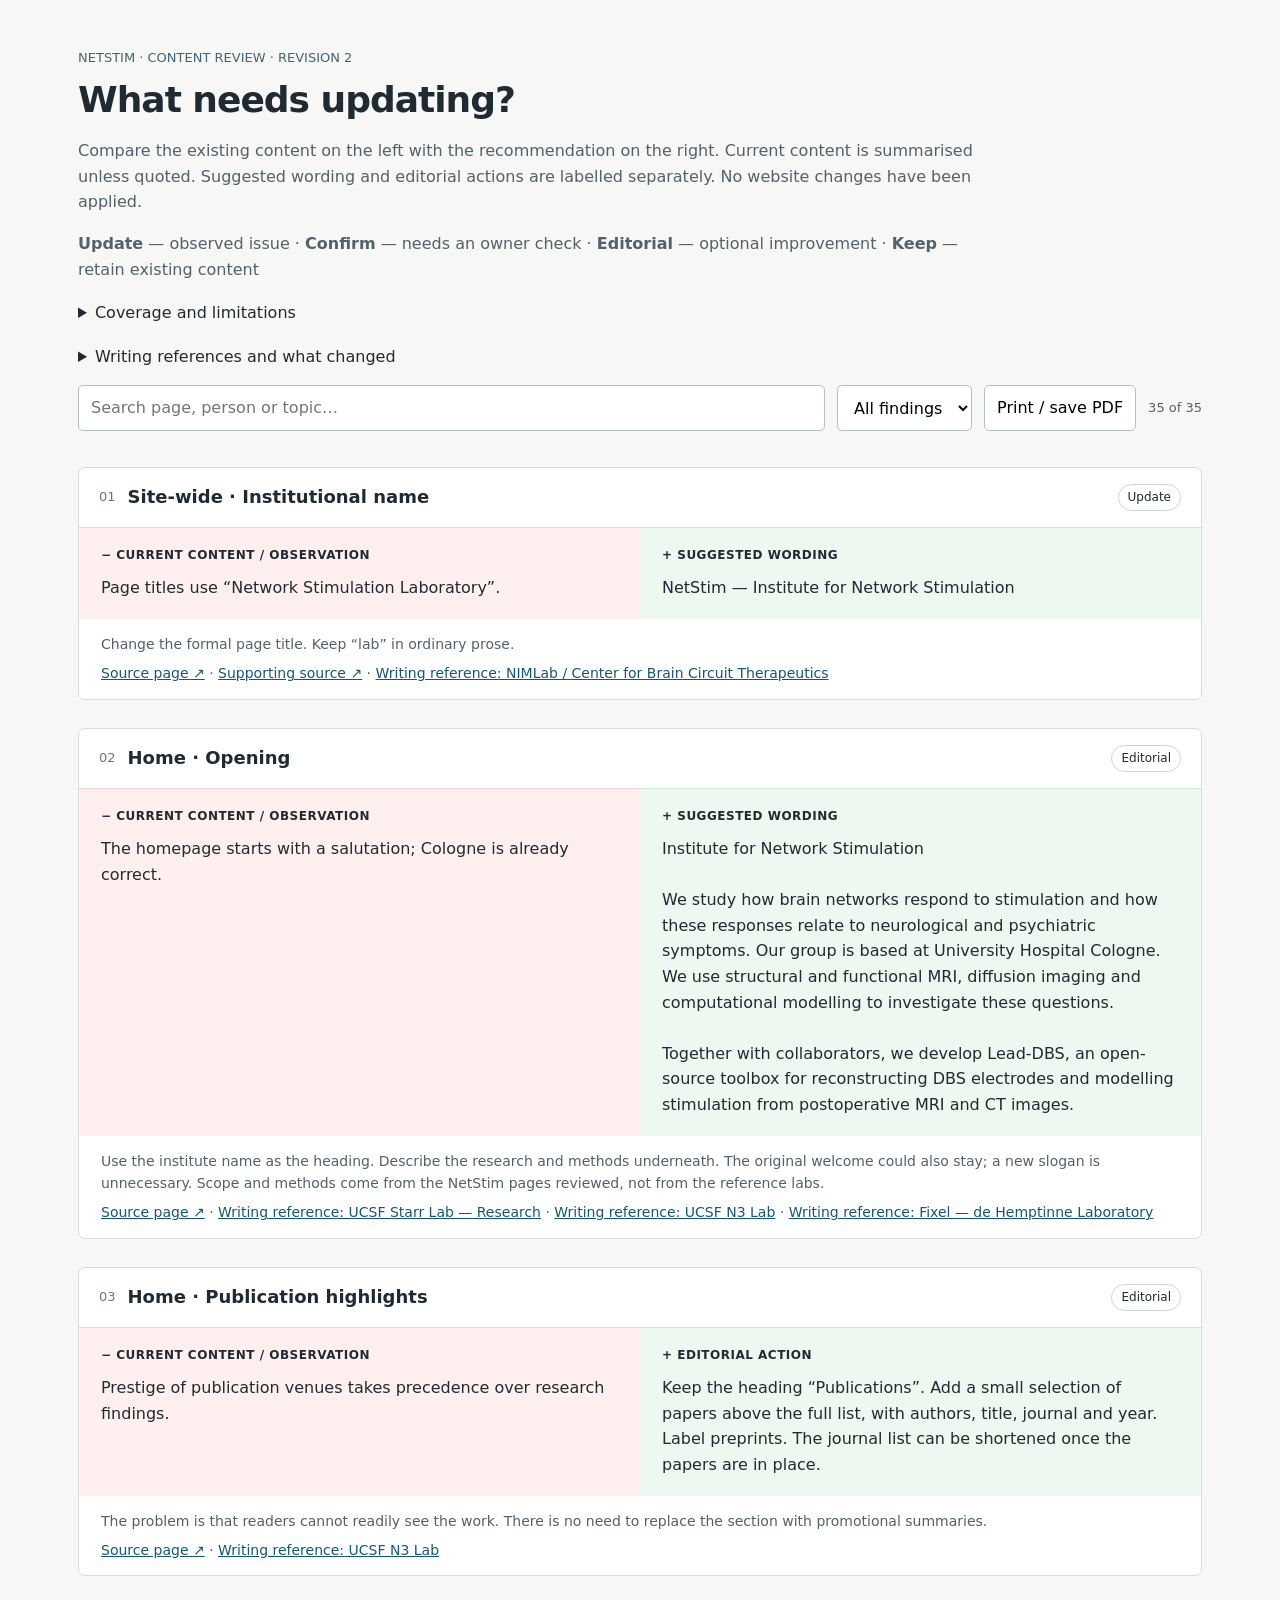
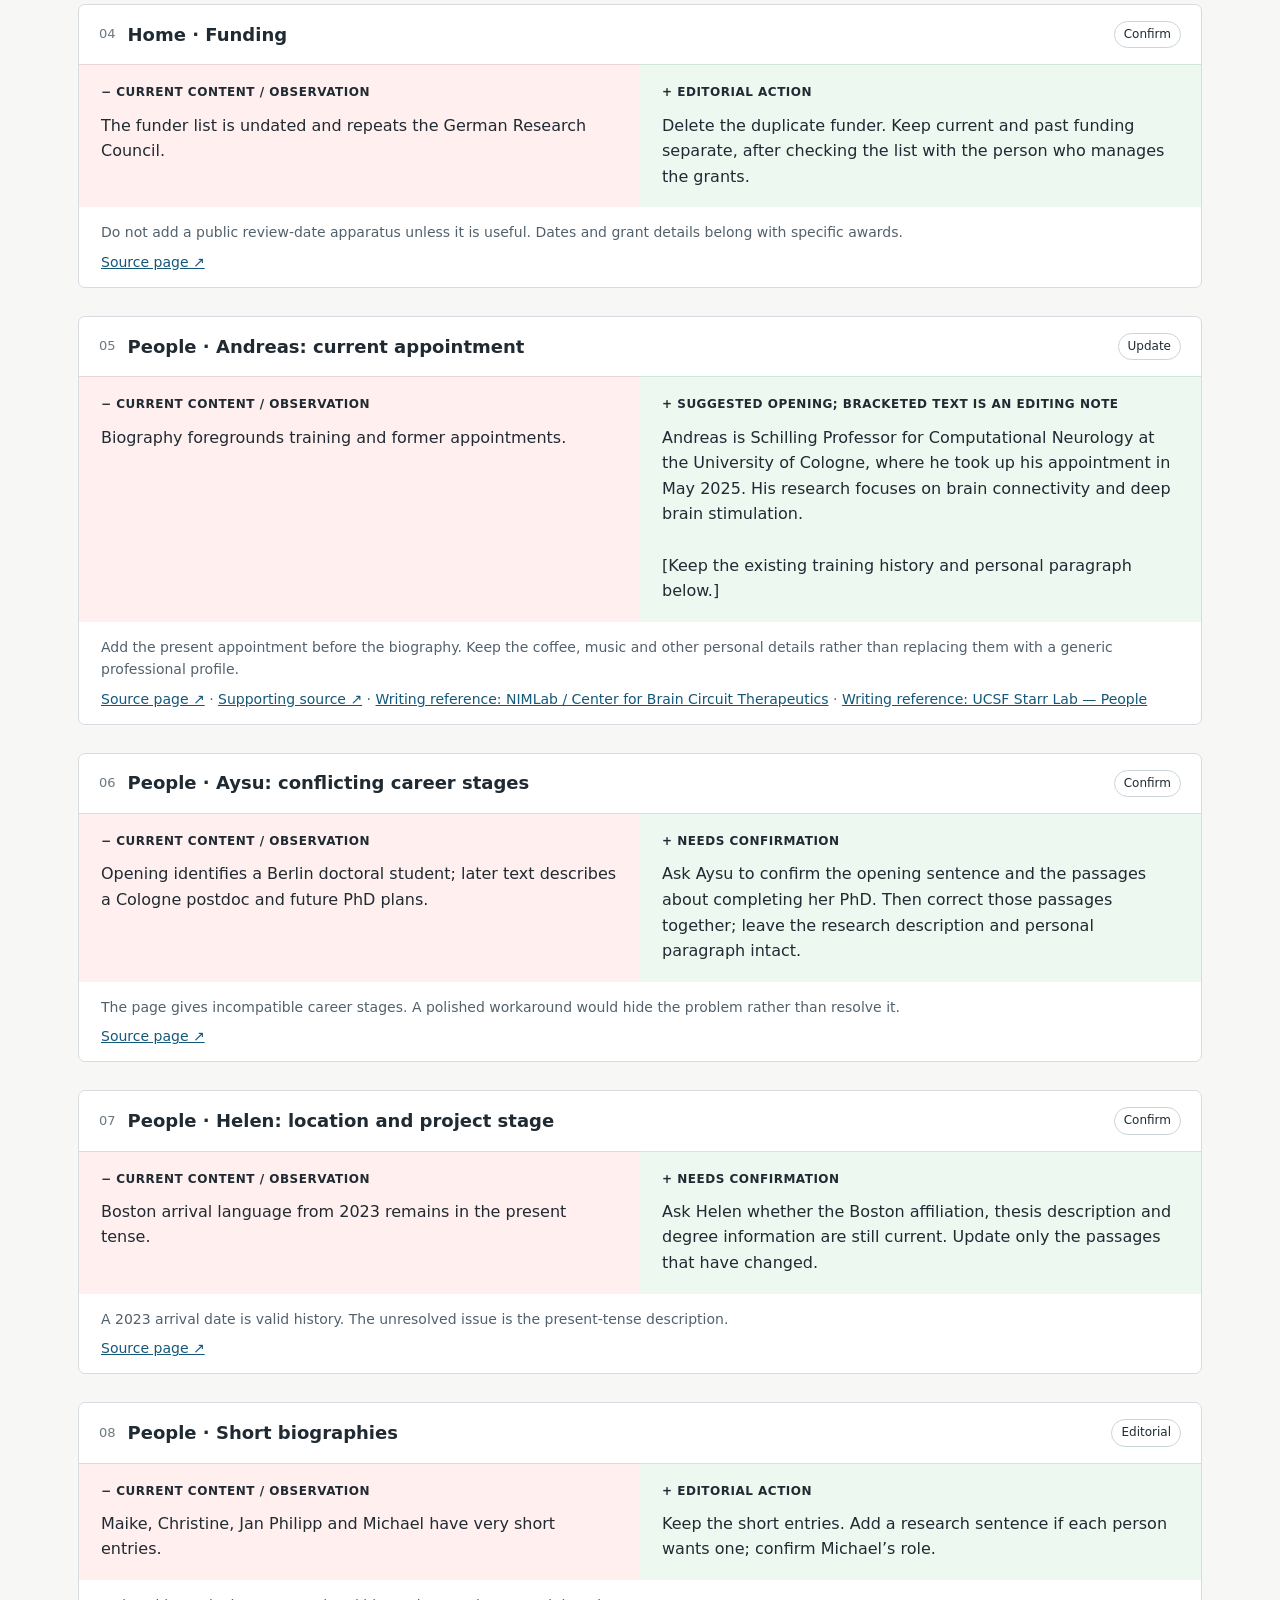
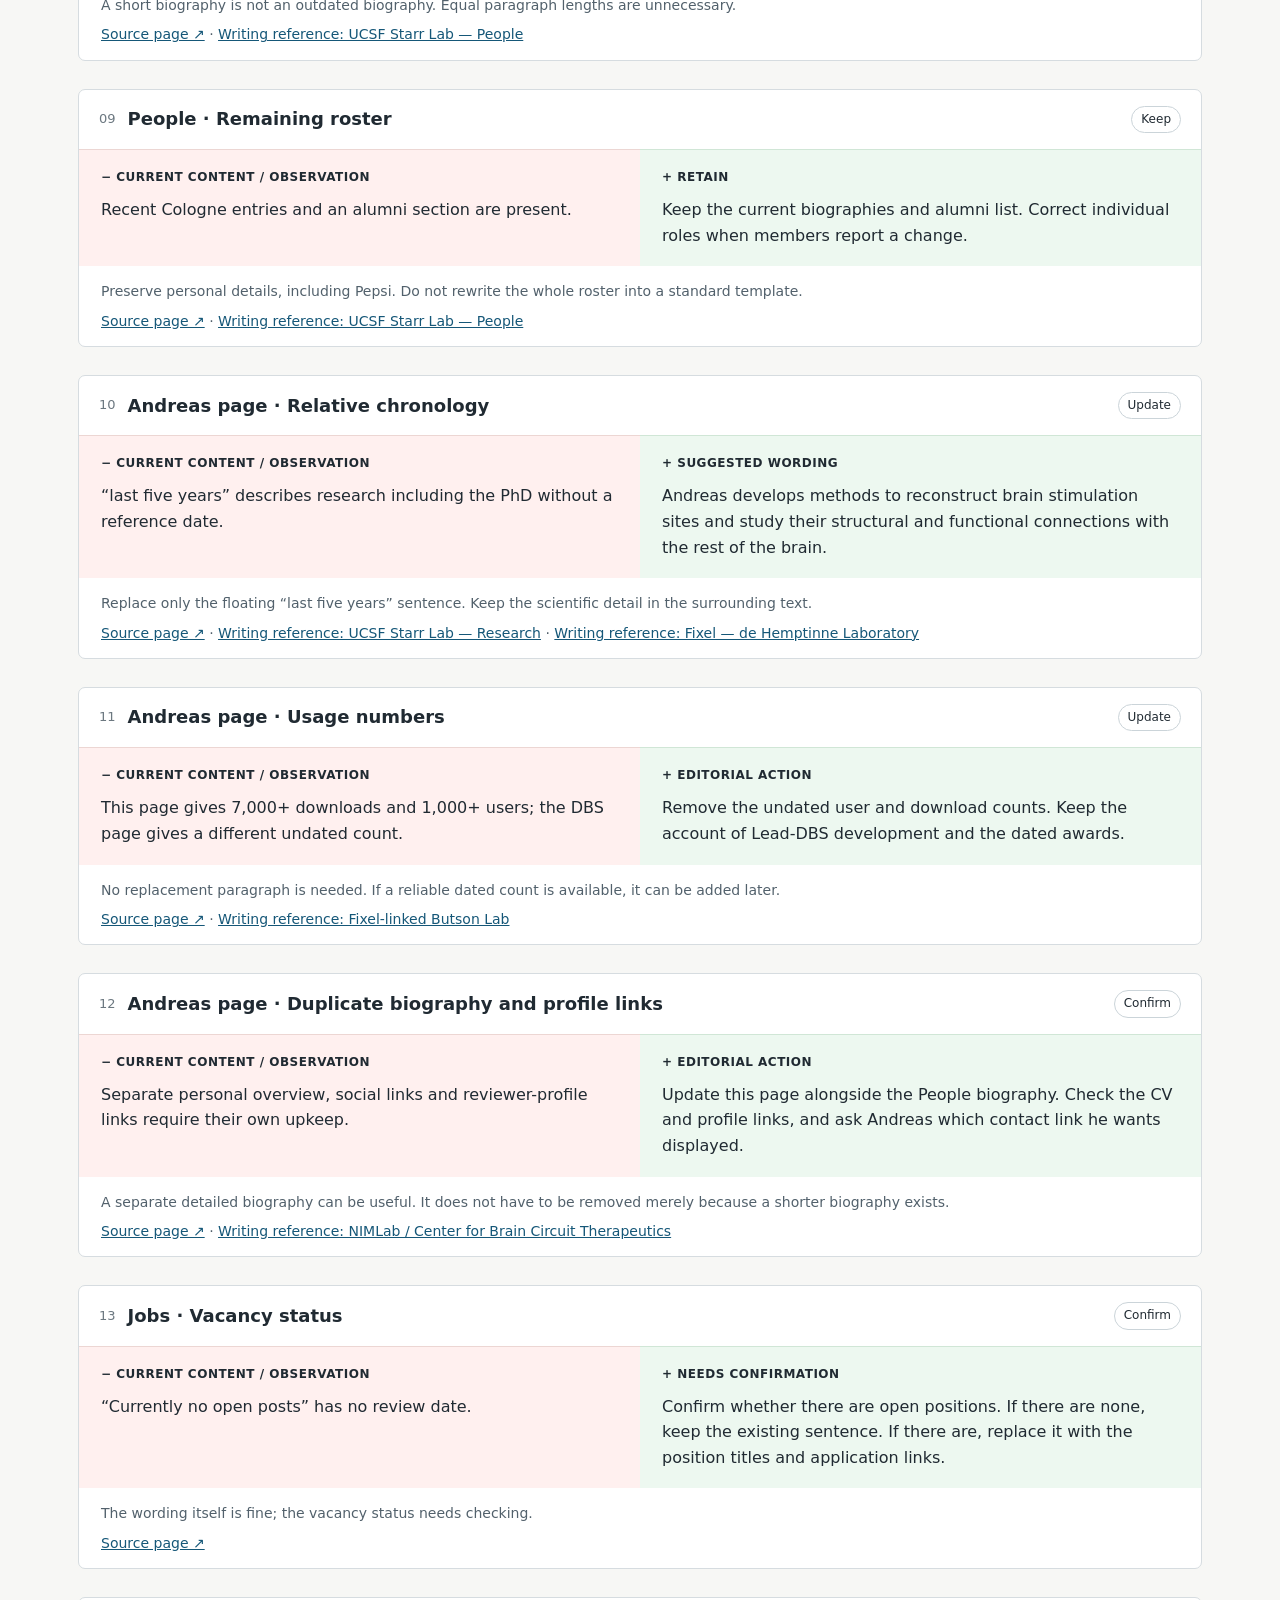
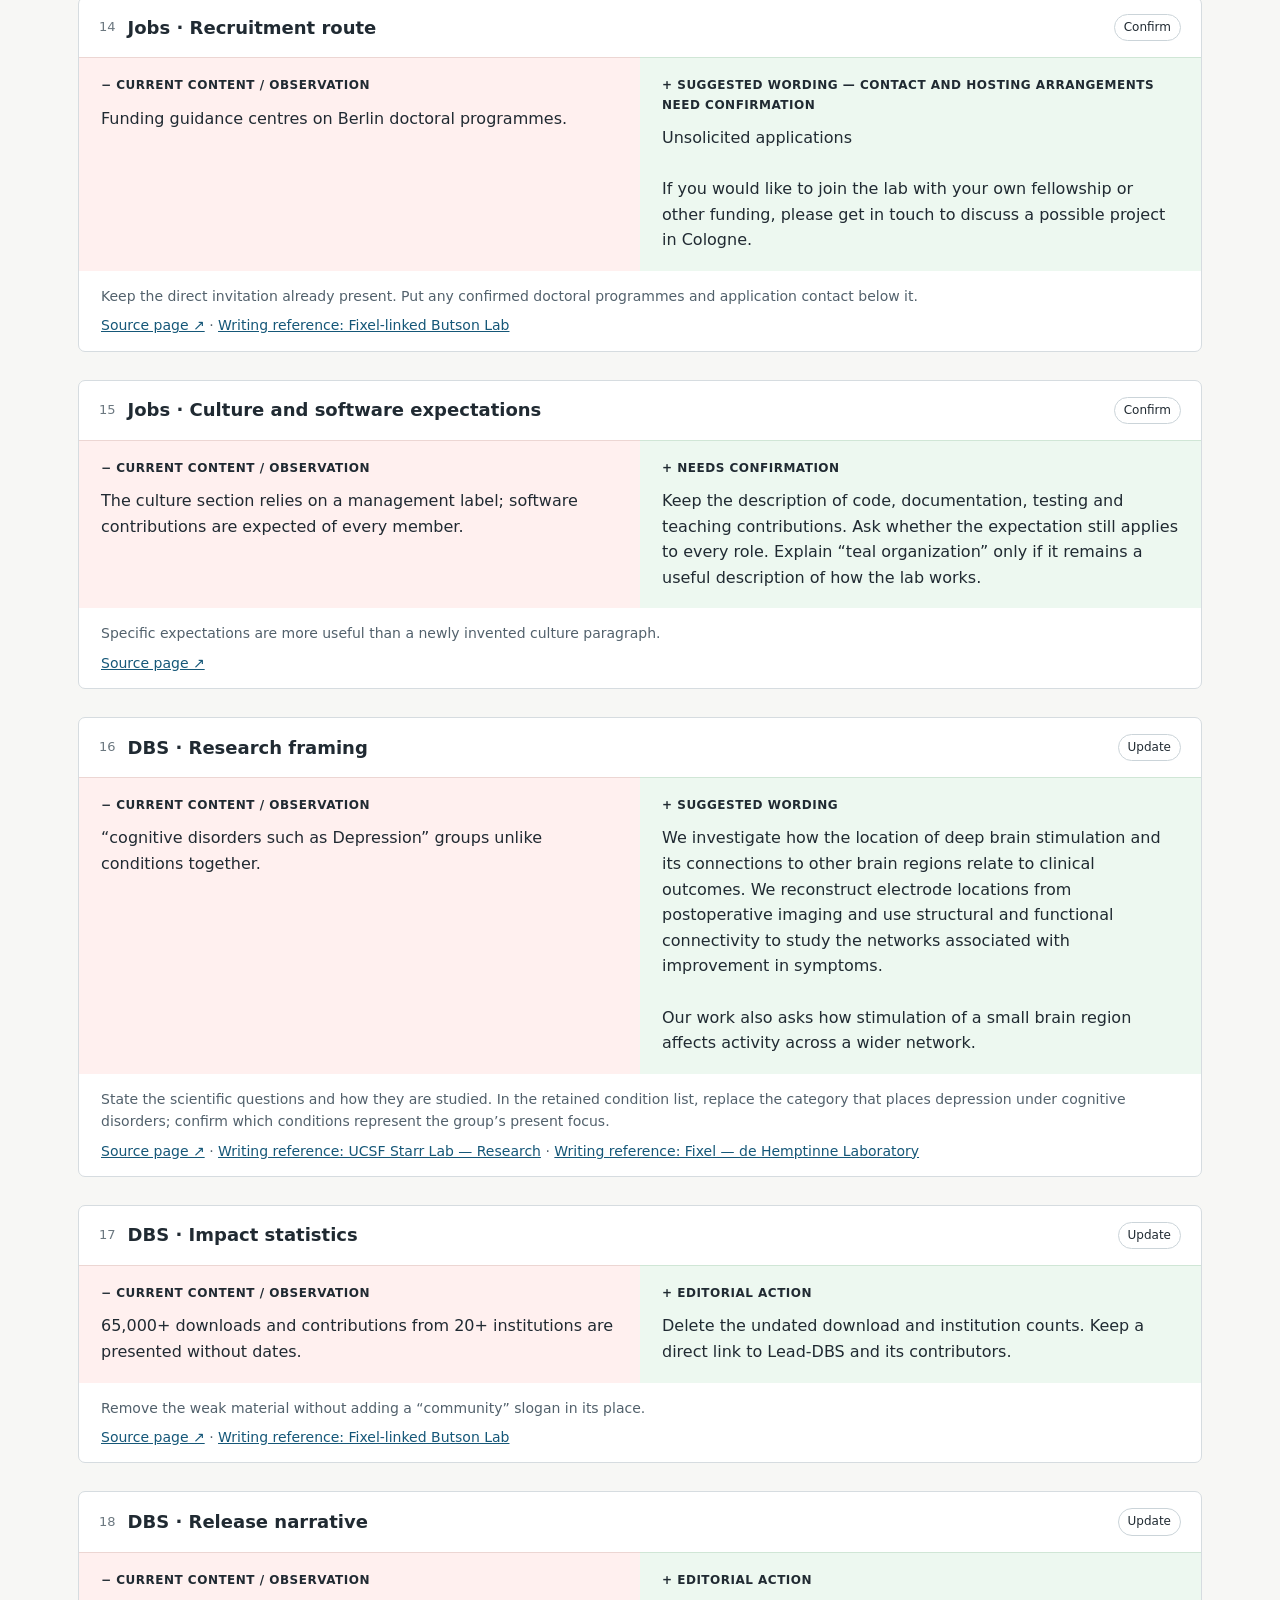
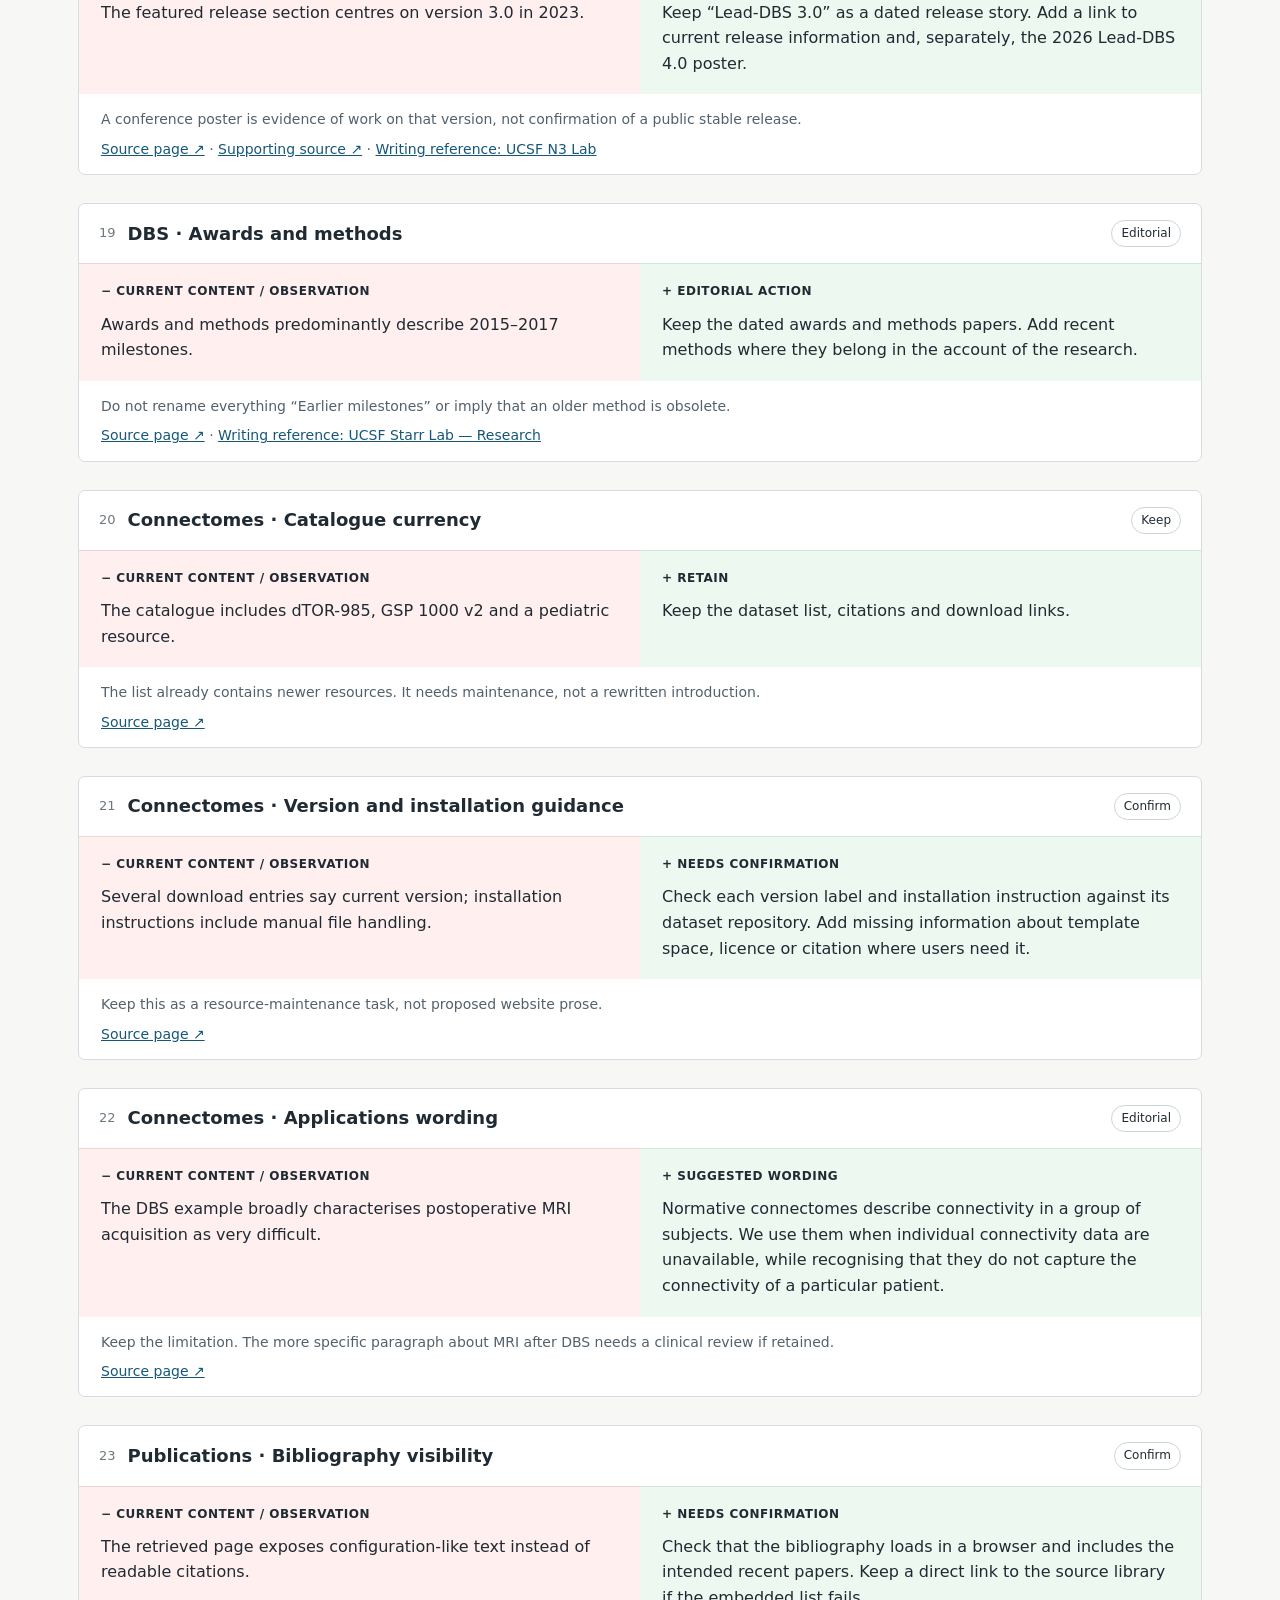
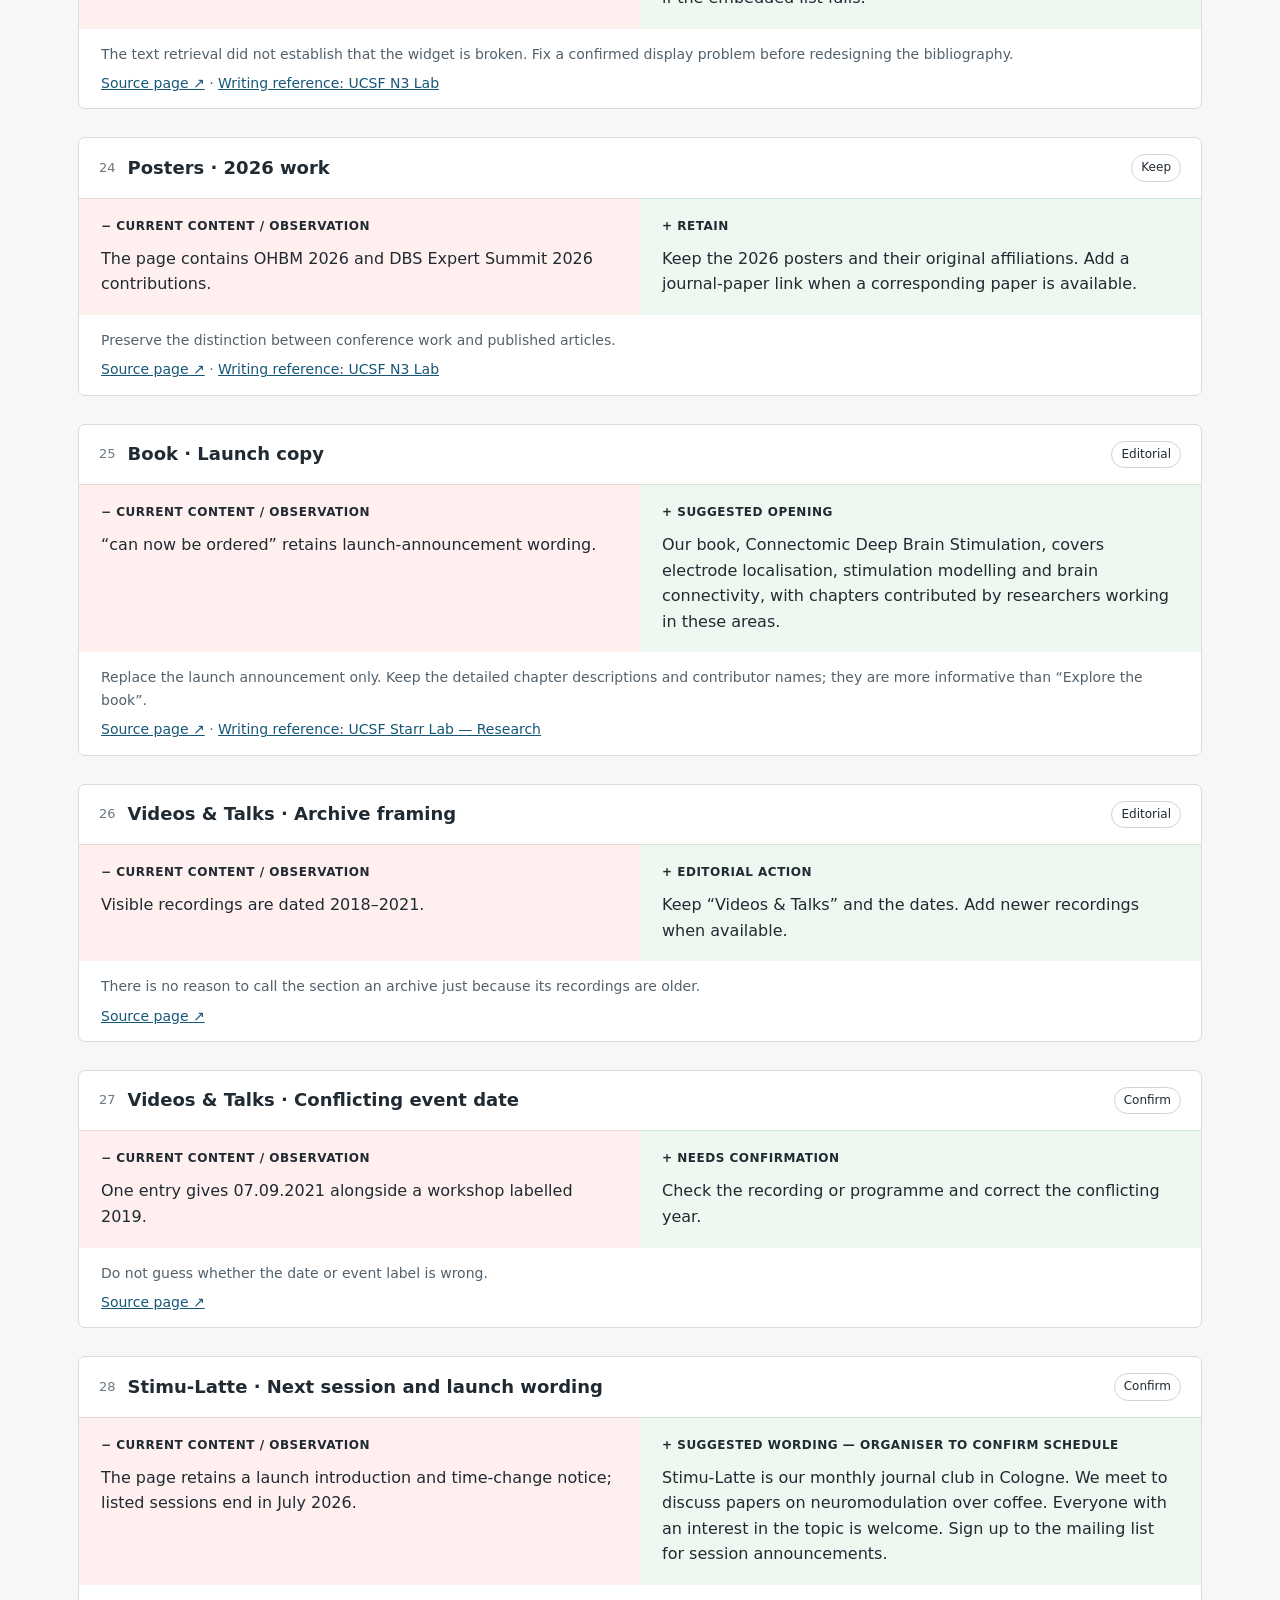
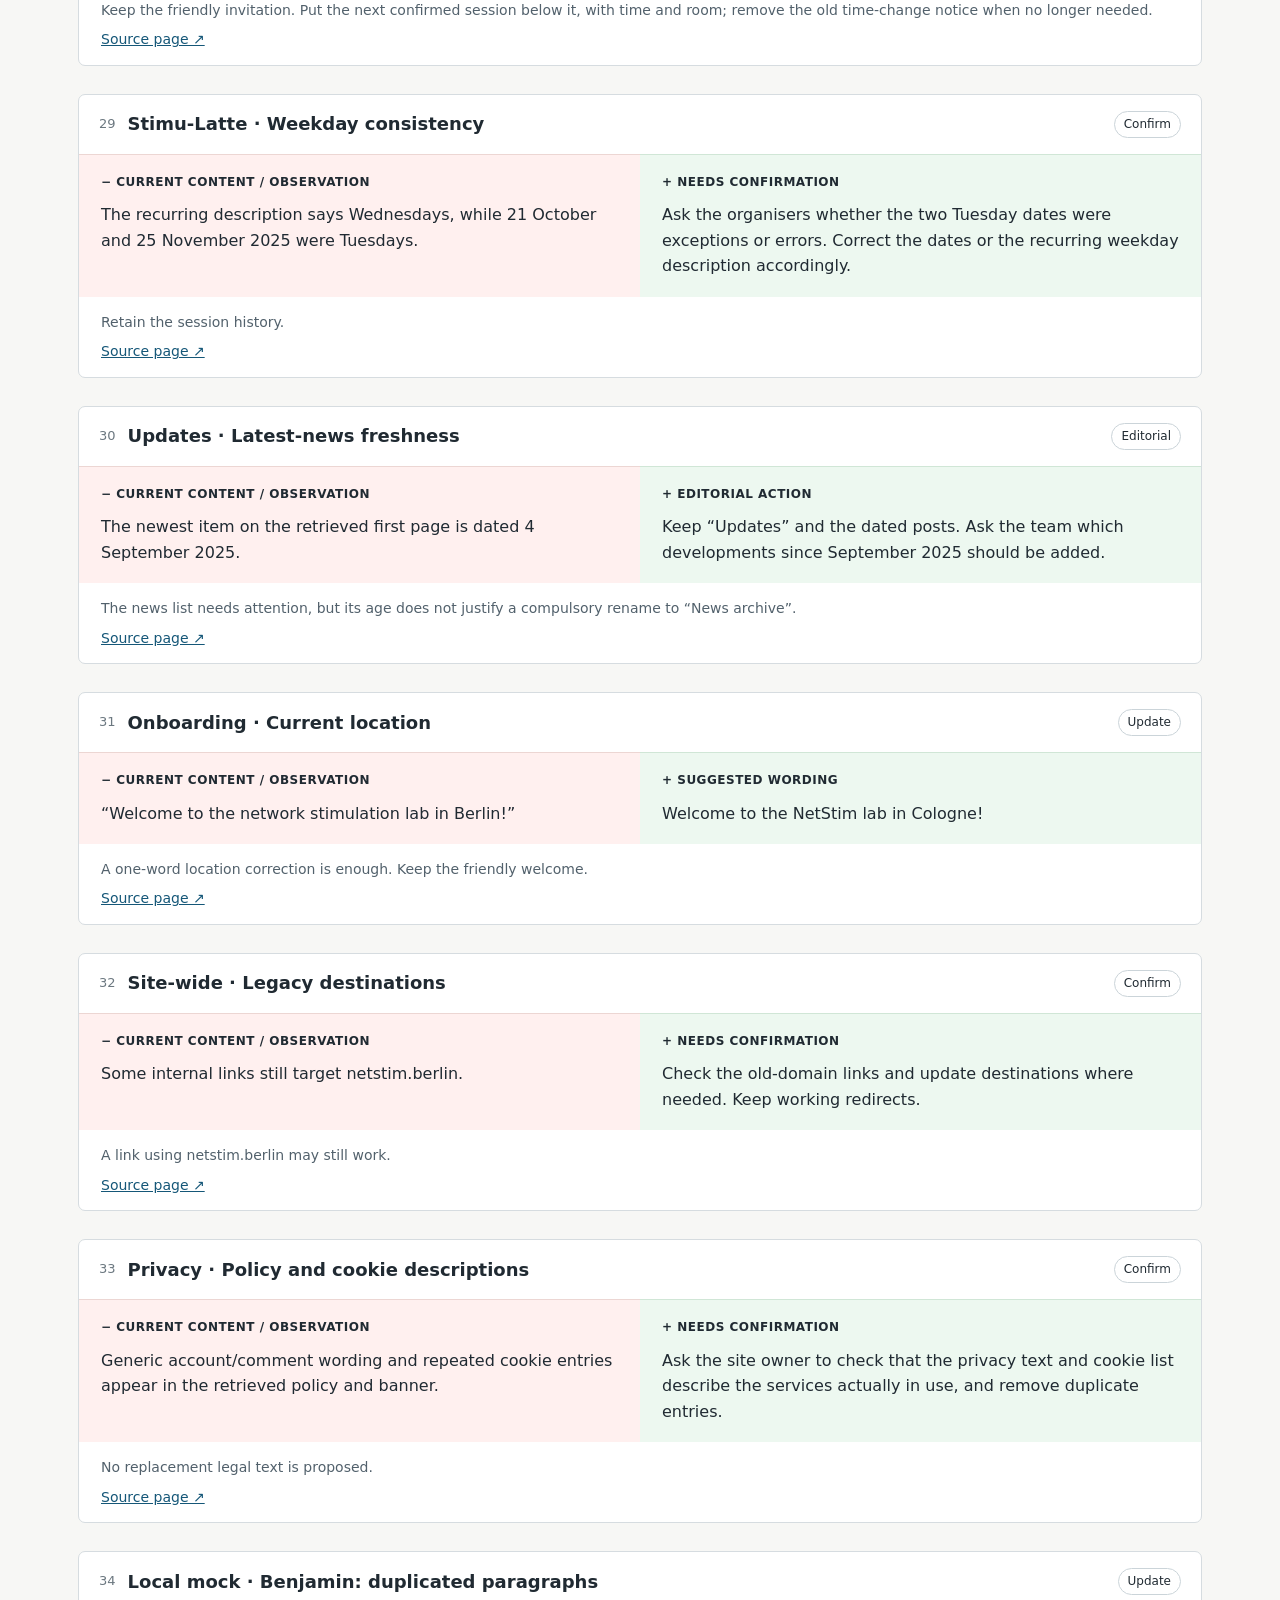
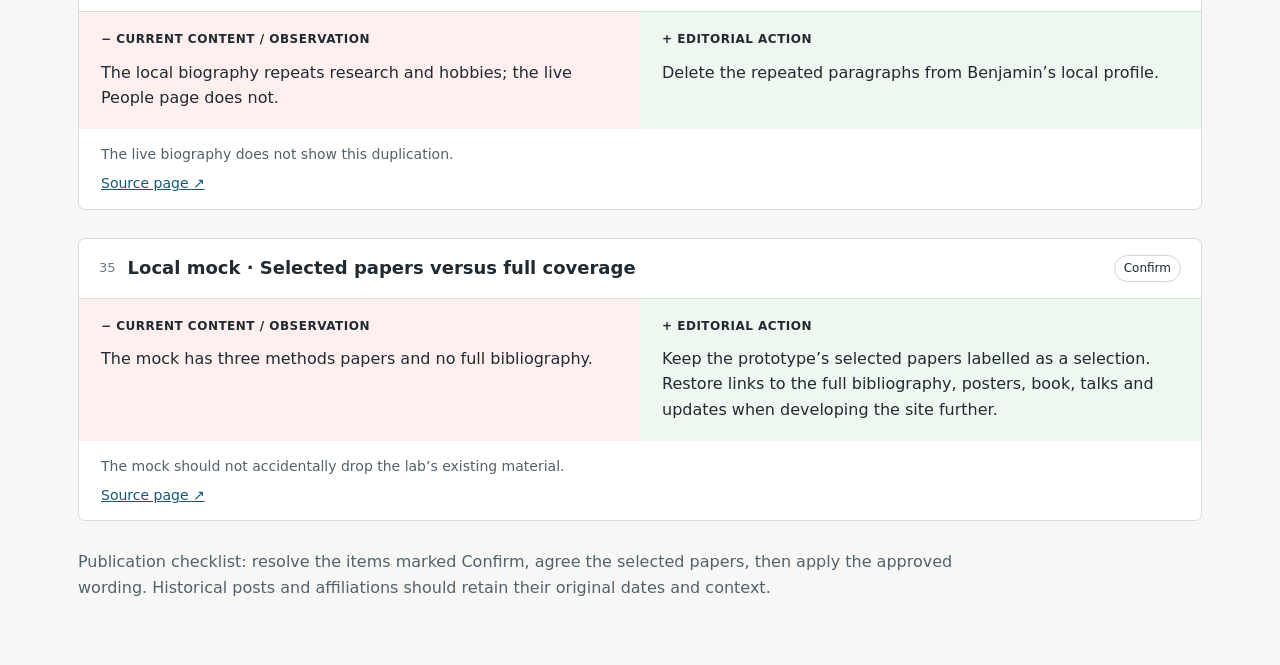
<file: review/netstim-content-diff-v2.html>
<!doctype html><html lang="en"><meta charset="utf-8"><meta name="viewport" content="width=device-width,initial-scale=1"><title>NetStim — content comparison</title><style>
*{box-sizing:border-box}body{margin:0;background:#f7f7f5;color:#202a32;font:16px/1.6 system-ui,sans-serif}main{max-width:1180px;margin:auto;padding:48px 28px}h1{font-size:36px;letter-spacing:-1px;line-height:1.15;margin:10px 0 18px}.intro{max-width:900px;color:#52616c}.eyebrow{font-size:13px;color:#426579}.controls{position:sticky;top:0;background:#f7f7f5f5;padding:16px 0;display:flex;gap:12px;z-index:1;flex-wrap:wrap}input,select,button{font:inherit;padding:9px 12px;border:1px solid #b5c0c5;background:white;border-radius:5px}input{flex:1;min-width:180px}article{background:white;border:1px solid #d6dce0;border-radius:7px;overflow:hidden;margin:20px 0 28px}article header{display:flex;align-items:center;gap:12px;padding:16px 20px}h2{font-size:18px;line-height:1.35;margin:0;flex:1}.number{color:#6c7880;font-size:13px}.badge{font-size:12px;border:1px solid #cbd4d9;padding:3px 9px;border-radius:20px}.compare{display:grid;grid-template-columns:1fr 1fr}.compare section{padding:18px 22px}.before{background:#fff0ef;border-top:1px solid #ecd6d3}.after{background:#edf8f0;border-top:1px solid #d0e6d6}.compare h3{font-size:12px;text-transform:uppercase;letter-spacing:.5px;margin:0 0 10px}.compare p{margin:0;white-space:pre-line}footer{padding:14px 22px;font-size:14px;color:#52616c}footer p{margin:0 0 7px}a{color:#155778}details{margin-top:18px}summary{cursor:pointer}#count{font-size:13px;color:#52616c;align-self:center}article[hidden]{display:none}@media(max-width:680px){main{padding:24px 16px}.compare{grid-template-columns:1fr}h1{font-size:29px}article header{flex-wrap:wrap}.controls{position:static}}@media print{.controls{display:none}body{background:white}main{max-width:none;padding:0}article{break-inside:avoid}a{color:inherit}}
</style><main><div class="eyebrow">NETSTIM · CONTENT REVIEW · REVISION 2</div><h1>What needs updating?</h1><p class="intro">Compare the existing content on the left with the recommendation on the right. Current content is summarised unless quoted. Suggested wording and editorial actions are labelled separately. No website changes have been applied.</p><p class="intro"><b>Update</b> — observed issue · <b>Confirm</b> — needs an owner check · <b>Editorial</b> — optional improvement · <b>Keep</b> — retain existing content</p><details><summary>Coverage and limitations</summary><p class="intro">Reviewed the main public content pages: Home, People (all visible profiles and alumni names), Andreas’s separate page, Jobs, DBS, Normative Connectomes, Publications, Posters, Book, Videos &amp; Talks, Stimu-Latte, Updates (first page), public onboarding page and Privacy. Also compared the local mock. This is a page-level editorial review, not an exhaustive crawl of every archived post, scientific reference, download or embedded media item. The imprint, Internal Links and Events could not be retrieved; the external manual and dynamic bibliography remain unverified. Web results have crawl dates ranging from today to three months ago, so time-sensitive items require a direct owner check.</p></details><details><summary>Writing references and what changed</summary><p>Revision 2: removed the slogans, restored scientific detail and kept edits small where the original works. Reference pages inform the writing and structure, not claims about NetStim.</p><ul><li><a href="https://www.brainnetworkstim.com/about-us/">NIMLab / Center for Brain Circuit Therapeutics</a> — Explains the scientific approach in steps and separates it from institutional history. Useful for research structure. The lab identifies its home as Brigham and Women’s, within Mass General Brigham; it should not be labelled an MGH lab.</li><li><a href="https://starrlab.ucsf.edu/research">UCSF Starr Lab — Research</a> — Names the questions, then describes how the group investigates them. This is the strongest model for the NetStim research page.</li><li><a href="https://netmod.ucsf.edu/">UCSF N3 Lab</a> — Names methods and research aims, with uncertainty about what the work may lead to. Publications are identified as papers or preprints.</li><li><a href="https://fixel.ufhealth.org/research/laboratories/core-laboratories/neuromodulation-brain-mapping-lab/de-hemptinne-laboratory/">Fixel — de Hemptinne Laboratory</a> — Moves from the research aim to the recordings used to investigate it. Use that specificity; the page’s older news is not a model for currency.</li><li><a href="https://www.neuropotential.org/">Fixel-linked Butson Lab</a> — A short description of the work followed by Projects, Publications and Resources. Brevity works because the verbs describe research activities.</li><li><a href="https://starrlab.ucsf.edu/people">UCSF Starr Lab — People</a> — Names and current roles are easy to find. NetStim can do this without removing its longer personal biographies.</li><li><a href="https://www.massgeneralbrigham.org/en/services/brain-circuit-therapeutics">Mass General Brigham — Center for Brain Circuit Therapeutics</a> — A patient-facing page organised around conditions, care and appointments. Useful for distinguishing audiences; its care claims do not belong in NetStim research copy.</li><li><a href="https://fixel.ufhealth.org/">Fixel Institute</a> — An institute homepage serving patients, donors and researchers. Its promotional headline is a less suitable writing reference for NetStim than its individual lab descriptions.</li></ul><p><a href="netstim-content-diff-v1.html">Previous suggestions</a></p></details><div class="controls"><input id="search" aria-label="Search review" placeholder="Search page, person or topic…"><select id="status" aria-label="Filter findings"><option value="">All findings</option><option>Update</option><option>Confirm</option><option>Editorial</option><option>Keep</option></select><button onclick="window.print()">Print / save PDF</button><span id="count"></span></div><article data-status="Update" data-search="site-wide institutional name page titles use “network stimulation laboratory”. netstim — institute for network stimulation"><header><span class="number">01</span><h2>Site-wide · Institutional name</h2><span class="badge">Update</span></header><div class="compare"><section class="before"><h3>− Current content / observation</h3><p>Page titles use “Network Stimulation Laboratory”.</p></section><section class="after"><h3>+ Suggested wording</h3><p>NetStim — Institute for Network Stimulation</p></section></div><footer><p>Change the formal page title. Keep “lab” in ordinary prose.</p><a href="https://www.netstim.org/" target="_blank" rel="noopener">Source page ↗</a> · <a href="https://uni-koeln.de/universitaet/aktuell/personalia/personalia-news-detail/professor-dr-andreas-horn" target="_blank" rel="noopener">Supporting source ↗</a> · <a href="https://www.brainnetworkstim.com/about-us/">Writing reference: NIMLab / Center for Brain Circuit Therapeutics</a></footer></article><article data-status="Editorial" data-search="home opening the homepage starts with a salutation; cologne is already correct. institute for network stimulation

we study how brain networks respond to stimulation and how these responses relate to neurological and psychiatric symptoms. our group is based at university hospital cologne. we use structural and functional mri, diffusion imaging and computational modelling to investigate these questions.

together with collaborators, we develop lead-dbs, an open-source toolbox for reconstructing dbs electrodes and modelling stimulation from postoperative mri and ct images."><header><span class="number">02</span><h2>Home · Opening</h2><span class="badge">Editorial</span></header><div class="compare"><section class="before"><h3>− Current content / observation</h3><p>The homepage starts with a salutation; Cologne is already correct.</p></section><section class="after"><h3>+ Suggested wording</h3><p>Institute for Network Stimulation

We study how brain networks respond to stimulation and how these responses relate to neurological and psychiatric symptoms. Our group is based at University Hospital Cologne. We use structural and functional MRI, diffusion imaging and computational modelling to investigate these questions.

Together with collaborators, we develop Lead-DBS, an open-source toolbox for reconstructing DBS electrodes and modelling stimulation from postoperative MRI and CT images.</p></section></div><footer><p>Use the institute name as the heading. Describe the research and methods underneath. The original welcome could also stay; a new slogan is unnecessary. Scope and methods come from the NetStim pages reviewed, not from the reference labs.</p><a href="https://www.netstim.org/" target="_blank" rel="noopener">Source page ↗</a> · <a href="https://starrlab.ucsf.edu/research">Writing reference: UCSF Starr Lab — Research</a> · <a href="https://netmod.ucsf.edu/">Writing reference: UCSF N3 Lab</a> · <a href="https://fixel.ufhealth.org/research/laboratories/core-laboratories/neuromodulation-brain-mapping-lab/de-hemptinne-laboratory/">Writing reference: Fixel — de Hemptinne Laboratory</a></footer></article><article data-status="Editorial" data-search="home publication highlights prestige of publication venues takes precedence over research findings. keep the heading “publications”. add a small selection of papers above the full list, with authors, title, journal and year. label preprints. the journal list can be shortened once the papers are in place."><header><span class="number">03</span><h2>Home · Publication highlights</h2><span class="badge">Editorial</span></header><div class="compare"><section class="before"><h3>− Current content / observation</h3><p>Prestige of publication venues takes precedence over research findings.</p></section><section class="after"><h3>+ Editorial action</h3><p>Keep the heading “Publications”. Add a small selection of papers above the full list, with authors, title, journal and year. Label preprints. The journal list can be shortened once the papers are in place.</p></section></div><footer><p>The problem is that readers cannot readily see the work. There is no need to replace the section with promotional summaries.</p><a href="https://www.netstim.org/" target="_blank" rel="noopener">Source page ↗</a> · <a href="https://netmod.ucsf.edu/">Writing reference: UCSF N3 Lab</a></footer></article><article data-status="Confirm" data-search="home funding the funder list is undated and repeats the german research council. delete the duplicate funder. keep current and past funding separate, after checking the list with the person who manages the grants."><header><span class="number">04</span><h2>Home · Funding</h2><span class="badge">Confirm</span></header><div class="compare"><section class="before"><h3>− Current content / observation</h3><p>The funder list is undated and repeats the German Research Council.</p></section><section class="after"><h3>+ Editorial action</h3><p>Delete the duplicate funder. Keep current and past funding separate, after checking the list with the person who manages the grants.</p></section></div><footer><p>Do not add a public review-date apparatus unless it is useful. Dates and grant details belong with specific awards.</p><a href="https://www.netstim.org/" target="_blank" rel="noopener">Source page ↗</a></footer></article><article data-status="Update" data-search="people andreas: current appointment biography foregrounds training and former appointments. andreas is schilling professor for computational neurology at the university of cologne, where he took up his appointment in may 2025. his research focuses on brain connectivity and deep brain stimulation.

[keep the existing training history and personal paragraph below.]"><header><span class="number">05</span><h2>People · Andreas: current appointment</h2><span class="badge">Update</span></header><div class="compare"><section class="before"><h3>− Current content / observation</h3><p>Biography foregrounds training and former appointments.</p></section><section class="after"><h3>+ Suggested opening; bracketed text is an editing note</h3><p>Andreas is Schilling Professor for Computational Neurology at the University of Cologne, where he took up his appointment in May 2025. His research focuses on brain connectivity and deep brain stimulation.

[Keep the existing training history and personal paragraph below.]</p></section></div><footer><p>Add the present appointment before the biography. Keep the coffee, music and other personal details rather than replacing them with a generic professional profile.</p><a href="https://www.netstim.org/about-us/about-us/" target="_blank" rel="noopener">Source page ↗</a> · <a href="https://uni-koeln.de/universitaet/aktuell/personalia/personalia-news-detail/professor-dr-andreas-horn" target="_blank" rel="noopener">Supporting source ↗</a> · <a href="https://www.brainnetworkstim.com/about-us/">Writing reference: NIMLab / Center for Brain Circuit Therapeutics</a> · <a href="https://starrlab.ucsf.edu/people">Writing reference: UCSF Starr Lab — People</a></footer></article><article data-status="Confirm" data-search="people aysu: conflicting career stages opening identifies a berlin doctoral student; later text describes a cologne postdoc and future phd plans. ask aysu to confirm the opening sentence and the passages about completing her phd. then correct those passages together; leave the research description and personal paragraph intact."><header><span class="number">06</span><h2>People · Aysu: conflicting career stages</h2><span class="badge">Confirm</span></header><div class="compare"><section class="before"><h3>− Current content / observation</h3><p>Opening identifies a Berlin doctoral student; later text describes a Cologne postdoc and future PhD plans.</p></section><section class="after"><h3>+ Needs confirmation</h3><p>Ask Aysu to confirm the opening sentence and the passages about completing her PhD. Then correct those passages together; leave the research description and personal paragraph intact.</p></section></div><footer><p>The page gives incompatible career stages. A polished workaround would hide the problem rather than resolve it.</p><a href="https://www.netstim.org/about-us/about-us/" target="_blank" rel="noopener">Source page ↗</a></footer></article><article data-status="Confirm" data-search="people helen: location and project stage boston arrival language from 2023 remains in the present tense. ask helen whether the boston affiliation, thesis description and degree information are still current. update only the passages that have changed."><header><span class="number">07</span><h2>People · Helen: location and project stage</h2><span class="badge">Confirm</span></header><div class="compare"><section class="before"><h3>− Current content / observation</h3><p>Boston arrival language from 2023 remains in the present tense.</p></section><section class="after"><h3>+ Needs confirmation</h3><p>Ask Helen whether the Boston affiliation, thesis description and degree information are still current. Update only the passages that have changed.</p></section></div><footer><p>A 2023 arrival date is valid history. The unresolved issue is the present-tense description.</p><a href="https://www.netstim.org/about-us/about-us/" target="_blank" rel="noopener">Source page ↗</a></footer></article><article data-status="Editorial" data-search="people short biographies maike, christine, jan philipp and michael have very short entries. keep the short entries. add a research sentence if each person wants one; confirm michael’s role."><header><span class="number">08</span><h2>People · Short biographies</h2><span class="badge">Editorial</span></header><div class="compare"><section class="before"><h3>− Current content / observation</h3><p>Maike, Christine, Jan Philipp and Michael have very short entries.</p></section><section class="after"><h3>+ Editorial action</h3><p>Keep the short entries. Add a research sentence if each person wants one; confirm Michael’s role.</p></section></div><footer><p>A short biography is not an outdated biography. Equal paragraph lengths are unnecessary.</p><a href="https://www.netstim.org/about-us/about-us/" target="_blank" rel="noopener">Source page ↗</a> · <a href="https://starrlab.ucsf.edu/people">Writing reference: UCSF Starr Lab — People</a></footer></article><article data-status="Keep" data-search="people remaining roster recent cologne entries and an alumni section are present. keep the current biographies and alumni list. correct individual roles when members report a change."><header><span class="number">09</span><h2>People · Remaining roster</h2><span class="badge">Keep</span></header><div class="compare"><section class="before"><h3>− Current content / observation</h3><p>Recent Cologne entries and an alumni section are present.</p></section><section class="after"><h3>+ Retain</h3><p>Keep the current biographies and alumni list. Correct individual roles when members report a change.</p></section></div><footer><p>Preserve personal details, including Pepsi. Do not rewrite the whole roster into a standard template.</p><a href="https://www.netstim.org/about-us/about-us/" target="_blank" rel="noopener">Source page ↗</a> · <a href="https://starrlab.ucsf.edu/people">Writing reference: UCSF Starr Lab — People</a></footer></article><article data-status="Update" data-search="andreas page relative chronology “last five years” describes research including the phd without a reference date. andreas develops methods to reconstruct brain stimulation sites and study their structural and functional connections with the rest of the brain."><header><span class="number">10</span><h2>Andreas page · Relative chronology</h2><span class="badge">Update</span></header><div class="compare"><section class="before"><h3>− Current content / observation</h3><p>“last five years” describes research including the PhD without a reference date.</p></section><section class="after"><h3>+ Suggested wording</h3><p>Andreas develops methods to reconstruct brain stimulation sites and study their structural and functional connections with the rest of the brain.</p></section></div><footer><p>Replace only the floating “last five years” sentence. Keep the scientific detail in the surrounding text.</p><a href="https://www.netstim.org/about-us/about-us/andreashorn/" target="_blank" rel="noopener">Source page ↗</a> · <a href="https://starrlab.ucsf.edu/research">Writing reference: UCSF Starr Lab — Research</a> · <a href="https://fixel.ufhealth.org/research/laboratories/core-laboratories/neuromodulation-brain-mapping-lab/de-hemptinne-laboratory/">Writing reference: Fixel — de Hemptinne Laboratory</a></footer></article><article data-status="Update" data-search="andreas page usage numbers this page gives 7,000+ downloads and 1,000+ users; the dbs page gives a different undated count. remove the undated user and download counts. keep the account of lead-dbs development and the dated awards."><header><span class="number">11</span><h2>Andreas page · Usage numbers</h2><span class="badge">Update</span></header><div class="compare"><section class="before"><h3>− Current content / observation</h3><p>This page gives 7,000+ downloads and 1,000+ users; the DBS page gives a different undated count.</p></section><section class="after"><h3>+ Editorial action</h3><p>Remove the undated user and download counts. Keep the account of Lead-DBS development and the dated awards.</p></section></div><footer><p>No replacement paragraph is needed. If a reliable dated count is available, it can be added later.</p><a href="https://www.netstim.org/about-us/about-us/andreashorn/" target="_blank" rel="noopener">Source page ↗</a> · <a href="https://www.neuropotential.org/">Writing reference: Fixel-linked Butson Lab</a></footer></article><article data-status="Confirm" data-search="andreas page duplicate biography and profile links separate personal overview, social links and reviewer-profile links require their own upkeep. update this page alongside the people biography. check the cv and profile links, and ask andreas which contact link he wants displayed."><header><span class="number">12</span><h2>Andreas page · Duplicate biography and profile links</h2><span class="badge">Confirm</span></header><div class="compare"><section class="before"><h3>− Current content / observation</h3><p>Separate personal overview, social links and reviewer-profile links require their own upkeep.</p></section><section class="after"><h3>+ Editorial action</h3><p>Update this page alongside the People biography. Check the CV and profile links, and ask Andreas which contact link he wants displayed.</p></section></div><footer><p>A separate detailed biography can be useful. It does not have to be removed merely because a shorter biography exists.</p><a href="https://www.netstim.org/about-us/about-us/andreashorn/" target="_blank" rel="noopener">Source page ↗</a> · <a href="https://www.brainnetworkstim.com/about-us/">Writing reference: NIMLab / Center for Brain Circuit Therapeutics</a></footer></article><article data-status="Confirm" data-search="jobs vacancy status “currently no open posts” has no review date. confirm whether there are open positions. if there are none, keep the existing sentence. if there are, replace it with the position titles and application links."><header><span class="number">13</span><h2>Jobs · Vacancy status</h2><span class="badge">Confirm</span></header><div class="compare"><section class="before"><h3>− Current content / observation</h3><p>“Currently no open posts” has no review date.</p></section><section class="after"><h3>+ Needs confirmation</h3><p>Confirm whether there are open positions. If there are none, keep the existing sentence. If there are, replace it with the position titles and application links.</p></section></div><footer><p>The wording itself is fine; the vacancy status needs checking.</p><a href="https://www.netstim.org/about-us/jobs/" target="_blank" rel="noopener">Source page ↗</a></footer></article><article data-status="Confirm" data-search="jobs recruitment route funding guidance centres on berlin doctoral programmes. unsolicited applications

if you would like to join the lab with your own fellowship or other funding, please get in touch to discuss a possible project in cologne."><header><span class="number">14</span><h2>Jobs · Recruitment route</h2><span class="badge">Confirm</span></header><div class="compare"><section class="before"><h3>− Current content / observation</h3><p>Funding guidance centres on Berlin doctoral programmes.</p></section><section class="after"><h3>+ Suggested wording — contact and hosting arrangements need confirmation</h3><p>Unsolicited applications

If you would like to join the lab with your own fellowship or other funding, please get in touch to discuss a possible project in Cologne.</p></section></div><footer><p>Keep the direct invitation already present. Put any confirmed doctoral programmes and application contact below it.</p><a href="https://www.netstim.org/about-us/jobs/" target="_blank" rel="noopener">Source page ↗</a> · <a href="https://www.neuropotential.org/">Writing reference: Fixel-linked Butson Lab</a></footer></article><article data-status="Confirm" data-search="jobs culture and software expectations the culture section relies on a management label; software contributions are expected of every member. keep the description of code, documentation, testing and teaching contributions. ask whether the expectation still applies to every role. explain “teal organization” only if it remains a useful description of how the lab works."><header><span class="number">15</span><h2>Jobs · Culture and software expectations</h2><span class="badge">Confirm</span></header><div class="compare"><section class="before"><h3>− Current content / observation</h3><p>The culture section relies on a management label; software contributions are expected of every member.</p></section><section class="after"><h3>+ Needs confirmation</h3><p>Keep the description of code, documentation, testing and teaching contributions. Ask whether the expectation still applies to every role. Explain “teal organization” only if it remains a useful description of how the lab works.</p></section></div><footer><p>Specific expectations are more useful than a newly invented culture paragraph.</p><a href="https://www.netstim.org/about-us/jobs/" target="_blank" rel="noopener">Source page ↗</a></footer></article><article data-status="Update" data-search="dbs research framing “cognitive disorders such as depression” groups unlike conditions together. we investigate how the location of deep brain stimulation and its connections to other brain regions relate to clinical outcomes. we reconstruct electrode locations from postoperative imaging and use structural and functional connectivity to study the networks associated with improvement in symptoms.

our work also asks how stimulation of a small brain region affects activity across a wider network."><header><span class="number">16</span><h2>DBS · Research framing</h2><span class="badge">Update</span></header><div class="compare"><section class="before"><h3>− Current content / observation</h3><p>“cognitive disorders such as Depression” groups unlike conditions together.</p></section><section class="after"><h3>+ Suggested wording</h3><p>We investigate how the location of deep brain stimulation and its connections to other brain regions relate to clinical outcomes. We reconstruct electrode locations from postoperative imaging and use structural and functional connectivity to study the networks associated with improvement in symptoms.

Our work also asks how stimulation of a small brain region affects activity across a wider network.</p></section></div><footer><p>State the scientific questions and how they are studied. In the retained condition list, replace the category that places depression under cognitive disorders; confirm which conditions represent the group’s present focus.</p><a href="https://www.netstim.org/research-interests/deep-brain-stimulation/" target="_blank" rel="noopener">Source page ↗</a> · <a href="https://starrlab.ucsf.edu/research">Writing reference: UCSF Starr Lab — Research</a> · <a href="https://fixel.ufhealth.org/research/laboratories/core-laboratories/neuromodulation-brain-mapping-lab/de-hemptinne-laboratory/">Writing reference: Fixel — de Hemptinne Laboratory</a></footer></article><article data-status="Update" data-search="dbs impact statistics 65,000+ downloads and contributions from 20+ institutions are presented without dates. delete the undated download and institution counts. keep a direct link to lead-dbs and its contributors."><header><span class="number">17</span><h2>DBS · Impact statistics</h2><span class="badge">Update</span></header><div class="compare"><section class="before"><h3>− Current content / observation</h3><p>65,000+ downloads and contributions from 20+ institutions are presented without dates.</p></section><section class="after"><h3>+ Editorial action</h3><p>Delete the undated download and institution counts. Keep a direct link to Lead-DBS and its contributors.</p></section></div><footer><p>Remove the weak material without adding a “community” slogan in its place.</p><a href="https://www.netstim.org/research-interests/deep-brain-stimulation/" target="_blank" rel="noopener">Source page ↗</a> · <a href="https://www.neuropotential.org/">Writing reference: Fixel-linked Butson Lab</a></footer></article><article data-status="Update" data-search="dbs release narrative the featured release section centres on version 3.0 in 2023. keep “lead-dbs 3.0” as a dated release story. add a link to current release information and, separately, the 2026 lead-dbs 4.0 poster."><header><span class="number">18</span><h2>DBS · Release narrative</h2><span class="badge">Update</span></header><div class="compare"><section class="before"><h3>− Current content / observation</h3><p>The featured release section centres on version 3.0 in 2023.</p></section><section class="after"><h3>+ Editorial action</h3><p>Keep “Lead-DBS 3.0” as a dated release story. Add a link to current release information and, separately, the 2026 Lead-DBS 4.0 poster.</p></section></div><footer><p>A conference poster is evidence of work on that version, not confirmation of a public stable release.</p><a href="https://www.netstim.org/research-interests/deep-brain-stimulation/" target="_blank" rel="noopener">Source page ↗</a> · <a href="https://www.netstim.org/research-interests/posters/" target="_blank" rel="noopener">Supporting source ↗</a> · <a href="https://netmod.ucsf.edu/">Writing reference: UCSF N3 Lab</a></footer></article><article data-status="Editorial" data-search="dbs awards and methods awards and methods predominantly describe 2015–2017 milestones. keep the dated awards and methods papers. add recent methods where they belong in the account of the research."><header><span class="number">19</span><h2>DBS · Awards and methods</h2><span class="badge">Editorial</span></header><div class="compare"><section class="before"><h3>− Current content / observation</h3><p>Awards and methods predominantly describe 2015–2017 milestones.</p></section><section class="after"><h3>+ Editorial action</h3><p>Keep the dated awards and methods papers. Add recent methods where they belong in the account of the research.</p></section></div><footer><p>Do not rename everything “Earlier milestones” or imply that an older method is obsolete.</p><a href="https://www.netstim.org/research-interests/deep-brain-stimulation/" target="_blank" rel="noopener">Source page ↗</a> · <a href="https://starrlab.ucsf.edu/research">Writing reference: UCSF Starr Lab — Research</a></footer></article><article data-status="Keep" data-search="connectomes catalogue currency the catalogue includes dtor-985, gsp 1000 v2 and a pediatric resource. keep the dataset list, citations and download links."><header><span class="number">20</span><h2>Connectomes · Catalogue currency</h2><span class="badge">Keep</span></header><div class="compare"><section class="before"><h3>− Current content / observation</h3><p>The catalogue includes dTOR-985, GSP 1000 v2 and a pediatric resource.</p></section><section class="after"><h3>+ Retain</h3><p>Keep the dataset list, citations and download links.</p></section></div><footer><p>The list already contains newer resources. It needs maintenance, not a rewritten introduction.</p><a href="https://www.netstim.org/research-interests/normative-connectomes/" target="_blank" rel="noopener">Source page ↗</a></footer></article><article data-status="Confirm" data-search="connectomes version and installation guidance several download entries say current version; installation instructions include manual file handling. check each version label and installation instruction against its dataset repository. add missing information about template space, licence or citation where users need it."><header><span class="number">21</span><h2>Connectomes · Version and installation guidance</h2><span class="badge">Confirm</span></header><div class="compare"><section class="before"><h3>− Current content / observation</h3><p>Several download entries say current version; installation instructions include manual file handling.</p></section><section class="after"><h3>+ Needs confirmation</h3><p>Check each version label and installation instruction against its dataset repository. Add missing information about template space, licence or citation where users need it.</p></section></div><footer><p>Keep this as a resource-maintenance task, not proposed website prose.</p><a href="https://www.netstim.org/research-interests/normative-connectomes/" target="_blank" rel="noopener">Source page ↗</a></footer></article><article data-status="Editorial" data-search="connectomes applications wording the dbs example broadly characterises postoperative mri acquisition as very difficult. normative connectomes describe connectivity in a group of subjects. we use them when individual connectivity data are unavailable, while recognising that they do not capture the connectivity of a particular patient."><header><span class="number">22</span><h2>Connectomes · Applications wording</h2><span class="badge">Editorial</span></header><div class="compare"><section class="before"><h3>− Current content / observation</h3><p>The DBS example broadly characterises postoperative MRI acquisition as very difficult.</p></section><section class="after"><h3>+ Suggested wording</h3><p>Normative connectomes describe connectivity in a group of subjects. We use them when individual connectivity data are unavailable, while recognising that they do not capture the connectivity of a particular patient.</p></section></div><footer><p>Keep the limitation. The more specific paragraph about MRI after DBS needs a clinical review if retained.</p><a href="https://www.netstim.org/research-interests/normative-connectomes/" target="_blank" rel="noopener">Source page ↗</a></footer></article><article data-status="Confirm" data-search="publications bibliography visibility the retrieved page exposes configuration-like text instead of readable citations. check that the bibliography loads in a browser and includes the intended recent papers. keep a direct link to the source library if the embedded list fails."><header><span class="number">23</span><h2>Publications · Bibliography visibility</h2><span class="badge">Confirm</span></header><div class="compare"><section class="before"><h3>− Current content / observation</h3><p>The retrieved page exposes configuration-like text instead of readable citations.</p></section><section class="after"><h3>+ Needs confirmation</h3><p>Check that the bibliography loads in a browser and includes the intended recent papers. Keep a direct link to the source library if the embedded list fails.</p></section></div><footer><p>The text retrieval did not establish that the widget is broken. Fix a confirmed display problem before redesigning the bibliography.</p><a href="https://www.netstim.org/research-interests/publications/" target="_blank" rel="noopener">Source page ↗</a> · <a href="https://netmod.ucsf.edu/">Writing reference: UCSF N3 Lab</a></footer></article><article data-status="Keep" data-search="posters 2026 work the page contains ohbm 2026 and dbs expert summit 2026 contributions. keep the 2026 posters and their original affiliations. add a journal-paper link when a corresponding paper is available."><header><span class="number">24</span><h2>Posters · 2026 work</h2><span class="badge">Keep</span></header><div class="compare"><section class="before"><h3>− Current content / observation</h3><p>The page contains OHBM 2026 and DBS Expert Summit 2026 contributions.</p></section><section class="after"><h3>+ Retain</h3><p>Keep the 2026 posters and their original affiliations. Add a journal-paper link when a corresponding paper is available.</p></section></div><footer><p>Preserve the distinction between conference work and published articles.</p><a href="https://www.netstim.org/research-interests/posters/" target="_blank" rel="noopener">Source page ↗</a> · <a href="https://netmod.ucsf.edu/">Writing reference: UCSF N3 Lab</a></footer></article><article data-status="Editorial" data-search="book launch copy “can now be ordered” retains launch-announcement wording. our book, connectomic deep brain stimulation, covers electrode localisation, stimulation modelling and brain connectivity, with chapters contributed by researchers working in these areas."><header><span class="number">25</span><h2>Book · Launch copy</h2><span class="badge">Editorial</span></header><div class="compare"><section class="before"><h3>− Current content / observation</h3><p>“can now be ordered” retains launch-announcement wording.</p></section><section class="after"><h3>+ Suggested opening</h3><p>Our book, Connectomic Deep Brain Stimulation, covers electrode localisation, stimulation modelling and brain connectivity, with chapters contributed by researchers working in these areas.</p></section></div><footer><p>Replace the launch announcement only. Keep the detailed chapter descriptions and contributor names; they are more informative than “Explore the book”.</p><a href="https://www.netstim.org/research-interests/the-book/" target="_blank" rel="noopener">Source page ↗</a> · <a href="https://starrlab.ucsf.edu/research">Writing reference: UCSF Starr Lab — Research</a></footer></article><article data-status="Editorial" data-search="videos &amp; talks archive framing visible recordings are dated 2018–2021. keep “videos &amp; talks” and the dates. add newer recordings when available."><header><span class="number">26</span><h2>Videos &amp; Talks · Archive framing</h2><span class="badge">Editorial</span></header><div class="compare"><section class="before"><h3>− Current content / observation</h3><p>Visible recordings are dated 2018–2021.</p></section><section class="after"><h3>+ Editorial action</h3><p>Keep “Videos &amp; Talks” and the dates. Add newer recordings when available.</p></section></div><footer><p>There is no reason to call the section an archive just because its recordings are older.</p><a href="https://www.netstim.org/research-interests/videos-talks/" target="_blank" rel="noopener">Source page ↗</a></footer></article><article data-status="Confirm" data-search="videos &amp; talks conflicting event date one entry gives 07.09.2021 alongside a workshop labelled 2019. check the recording or programme and correct the conflicting year."><header><span class="number">27</span><h2>Videos &amp; Talks · Conflicting event date</h2><span class="badge">Confirm</span></header><div class="compare"><section class="before"><h3>− Current content / observation</h3><p>One entry gives 07.09.2021 alongside a workshop labelled 2019.</p></section><section class="after"><h3>+ Needs confirmation</h3><p>Check the recording or programme and correct the conflicting year.</p></section></div><footer><p>Do not guess whether the date or event label is wrong.</p><a href="https://www.netstim.org/research-interests/videos-talks/" target="_blank" rel="noopener">Source page ↗</a></footer></article><article data-status="Confirm" data-search="stimu-latte next session and launch wording the page retains a launch introduction and time-change notice; listed sessions end in july 2026. stimu-latte is our monthly journal club in cologne. we meet to discuss papers on neuromodulation over coffee. everyone with an interest in the topic is welcome. sign up to the mailing list for session announcements."><header><span class="number">28</span><h2>Stimu-Latte · Next session and launch wording</h2><span class="badge">Confirm</span></header><div class="compare"><section class="before"><h3>− Current content / observation</h3><p>The page retains a launch introduction and time-change notice; listed sessions end in July 2026.</p></section><section class="after"><h3>+ Suggested wording — organiser to confirm schedule</h3><p>Stimu-Latte is our monthly journal club in Cologne. We meet to discuss papers on neuromodulation over coffee. Everyone with an interest in the topic is welcome. Sign up to the mailing list for session announcements.</p></section></div><footer><p>Keep the friendly invitation. Put the next confirmed session below it, with time and room; remove the old time-change notice when no longer needed.</p><a href="https://www.netstim.org/research-interests/stimu-latte/" target="_blank" rel="noopener">Source page ↗</a></footer></article><article data-status="Confirm" data-search="stimu-latte weekday consistency the recurring description says wednesdays, while 21 october and 25 november 2025 were tuesdays. ask the organisers whether the two tuesday dates were exceptions or errors. correct the dates or the recurring weekday description accordingly."><header><span class="number">29</span><h2>Stimu-Latte · Weekday consistency</h2><span class="badge">Confirm</span></header><div class="compare"><section class="before"><h3>− Current content / observation</h3><p>The recurring description says Wednesdays, while 21 October and 25 November 2025 were Tuesdays.</p></section><section class="after"><h3>+ Needs confirmation</h3><p>Ask the organisers whether the two Tuesday dates were exceptions or errors. Correct the dates or the recurring weekday description accordingly.</p></section></div><footer><p>Retain the session history.</p><a href="https://www.netstim.org/research-interests/stimu-latte/" target="_blank" rel="noopener">Source page ↗</a></footer></article><article data-status="Editorial" data-search="updates latest-news freshness the newest item on the retrieved first page is dated 4 september 2025. keep “updates” and the dated posts. ask the team which developments since september 2025 should be added."><header><span class="number">30</span><h2>Updates · Latest-news freshness</h2><span class="badge">Editorial</span></header><div class="compare"><section class="before"><h3>− Current content / observation</h3><p>The newest item on the retrieved first page is dated 4 September 2025.</p></section><section class="after"><h3>+ Editorial action</h3><p>Keep “Updates” and the dated posts. Ask the team which developments since September 2025 should be added.</p></section></div><footer><p>The news list needs attention, but its age does not justify a compulsory rename to “News archive”.</p><a href="https://www.netstim.org/blog/" target="_blank" rel="noopener">Source page ↗</a></footer></article><article data-status="Update" data-search="onboarding current location “welcome to the network stimulation lab in berlin!” welcome to the netstim lab in cologne!"><header><span class="number">31</span><h2>Onboarding · Current location</h2><span class="badge">Update</span></header><div class="compare"><section class="before"><h3>− Current content / observation</h3><p>“Welcome to the network stimulation lab in Berlin!”</p></section><section class="after"><h3>+ Suggested wording</h3><p>Welcome to the NetStim lab in Cologne!</p></section></div><footer><p>A one-word location correction is enough. Keep the friendly welcome.</p><a href="https://www.netstim.org/internal/onboarding/" target="_blank" rel="noopener">Source page ↗</a></footer></article><article data-status="Confirm" data-search="site-wide legacy destinations some internal links still target netstim.berlin. check the old-domain links and update destinations where needed. keep working redirects."><header><span class="number">32</span><h2>Site-wide · Legacy destinations</h2><span class="badge">Confirm</span></header><div class="compare"><section class="before"><h3>− Current content / observation</h3><p>Some internal links still target netstim.berlin.</p></section><section class="after"><h3>+ Needs confirmation</h3><p>Check the old-domain links and update destinations where needed. Keep working redirects.</p></section></div><footer><p>A link using netstim.berlin may still work.</p><a href="https://www.netstim.org/" target="_blank" rel="noopener">Source page ↗</a></footer></article><article data-status="Confirm" data-search="privacy policy and cookie descriptions generic account/comment wording and repeated cookie entries appear in the retrieved policy and banner. ask the site owner to check that the privacy text and cookie list describe the services actually in use, and remove duplicate entries."><header><span class="number">33</span><h2>Privacy · Policy and cookie descriptions</h2><span class="badge">Confirm</span></header><div class="compare"><section class="before"><h3>− Current content / observation</h3><p>Generic account/comment wording and repeated cookie entries appear in the retrieved policy and banner.</p></section><section class="after"><h3>+ Needs confirmation</h3><p>Ask the site owner to check that the privacy text and cookie list describe the services actually in use, and remove duplicate entries.</p></section></div><footer><p>No replacement legal text is proposed.</p><a href="https://www.netstim.org/privacy-policy/" target="_blank" rel="noopener">Source page ↗</a></footer></article><article data-status="Update" data-search="local mock benjamin: duplicated paragraphs the local biography repeats research and hobbies; the live people page does not. delete the repeated paragraphs from benjamin’s local profile."><header><span class="number">34</span><h2>Local mock · Benjamin: duplicated paragraphs</h2><span class="badge">Update</span></header><div class="compare"><section class="before"><h3>− Current content / observation</h3><p>The local biography repeats research and hobbies; the live People page does not.</p></section><section class="after"><h3>+ Editorial action</h3><p>Delete the repeated paragraphs from Benjamin’s local profile.</p></section></div><footer><p>The live biography does not show this duplication.</p><a href="https://www.netstim.org/about-us/about-us/" target="_blank" rel="noopener">Source page ↗</a></footer></article><article data-status="Confirm" data-search="local mock selected papers versus full coverage the mock has three methods papers and no full bibliography. keep the prototype’s selected papers labelled as a selection. restore links to the full bibliography, posters, book, talks and updates when developing the site further."><header><span class="number">35</span><h2>Local mock · Selected papers versus full coverage</h2><span class="badge">Confirm</span></header><div class="compare"><section class="before"><h3>− Current content / observation</h3><p>The mock has three methods papers and no full bibliography.</p></section><section class="after"><h3>+ Editorial action</h3><p>Keep the prototype’s selected papers labelled as a selection. Restore links to the full bibliography, posters, book, talks and updates when developing the site further.</p></section></div><footer><p>The mock should not accidentally drop the lab’s existing material.</p><a href="https://www.netstim.org/research-interests/publications/" target="_blank" rel="noopener">Source page ↗</a></footer></article><p class="intro">Publication checklist: resolve the items marked Confirm, agree the selected papers, then apply the approved wording. Historical posts and affiliations should retain their original dates and context.</p></main><script>const cards=[...document.querySelectorAll('article')],search=document.querySelector('#search'),status=document.querySelector('#status');function filter(){let n=0;for(const c of cards){c.hidden=!!((status.value&&c.dataset.status!==status.value)||!c.dataset.search.includes(search.value.toLowerCase()));if(!c.hidden)n++;}document.querySelector('#count').textContent=n+' of '+cards.length;}search.addEventListener('input',filter);status.addEventListener('change',filter);filter();</script></html>
</file>
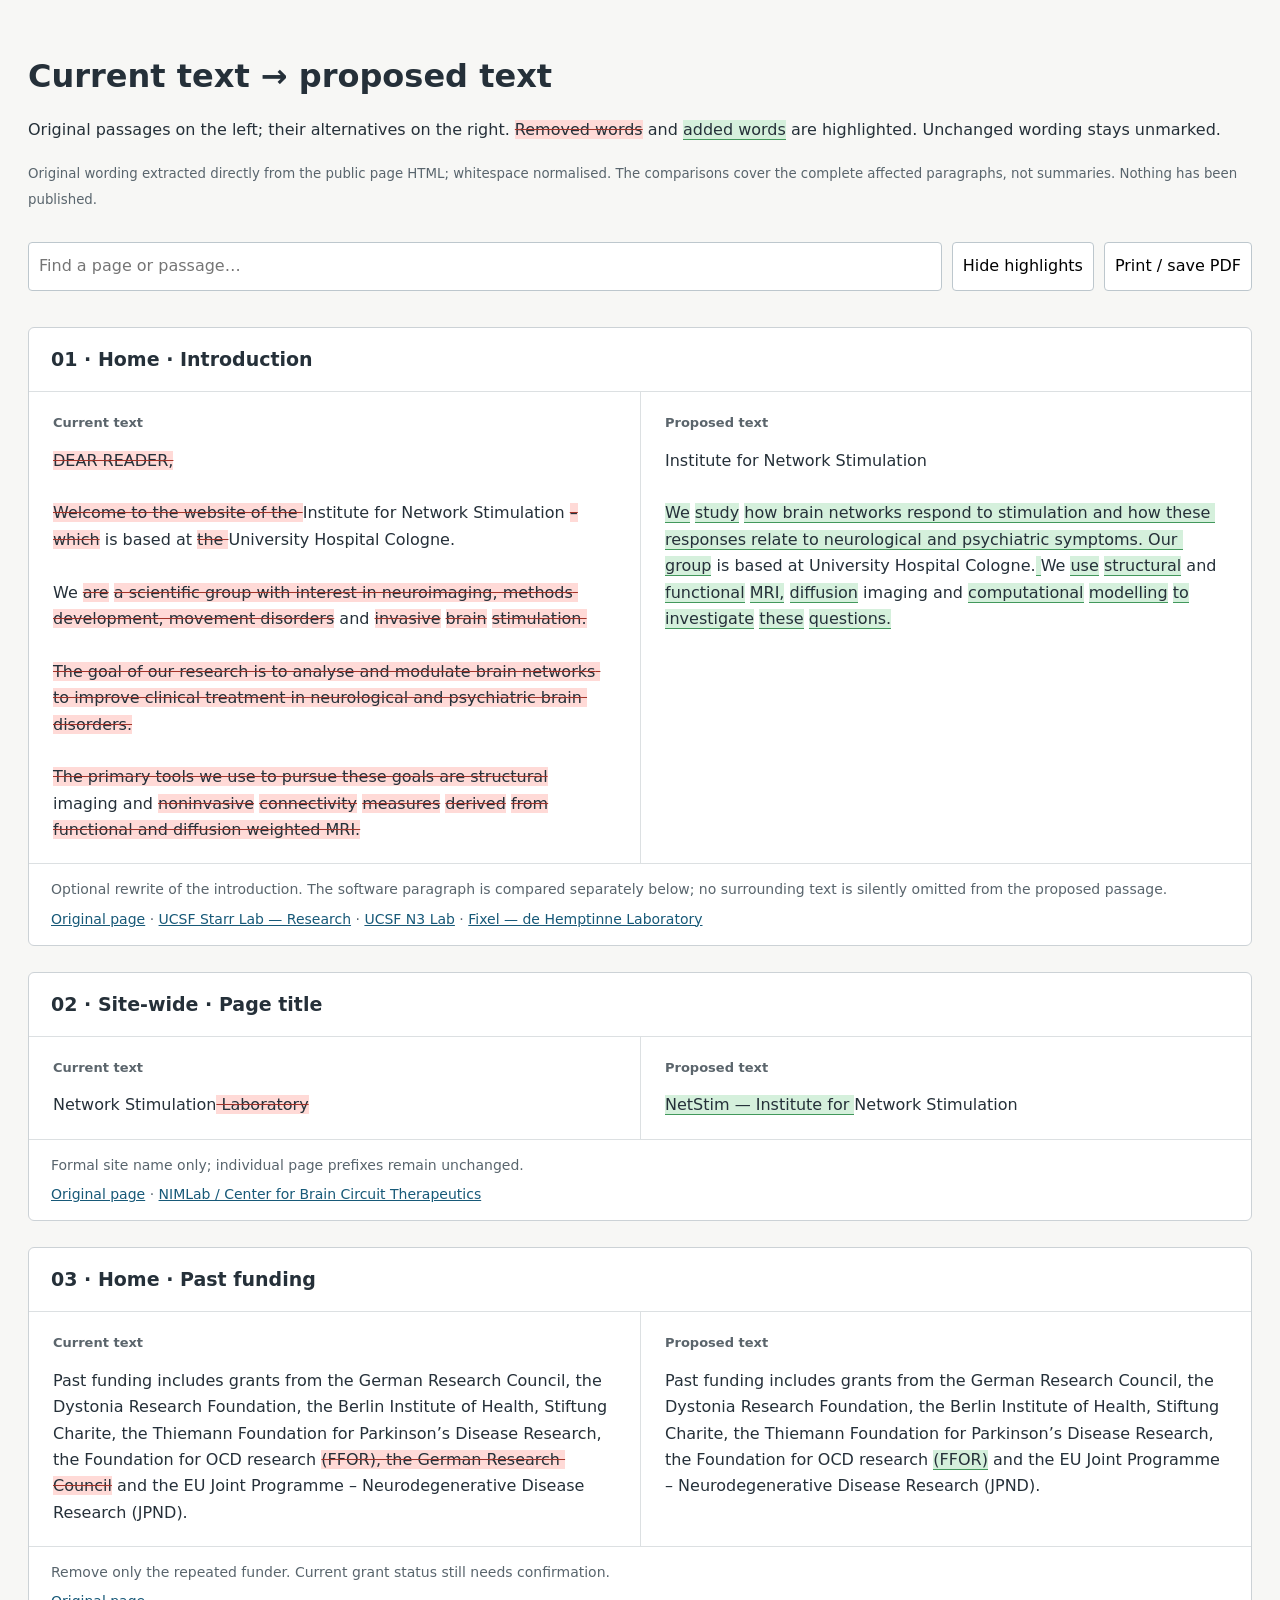
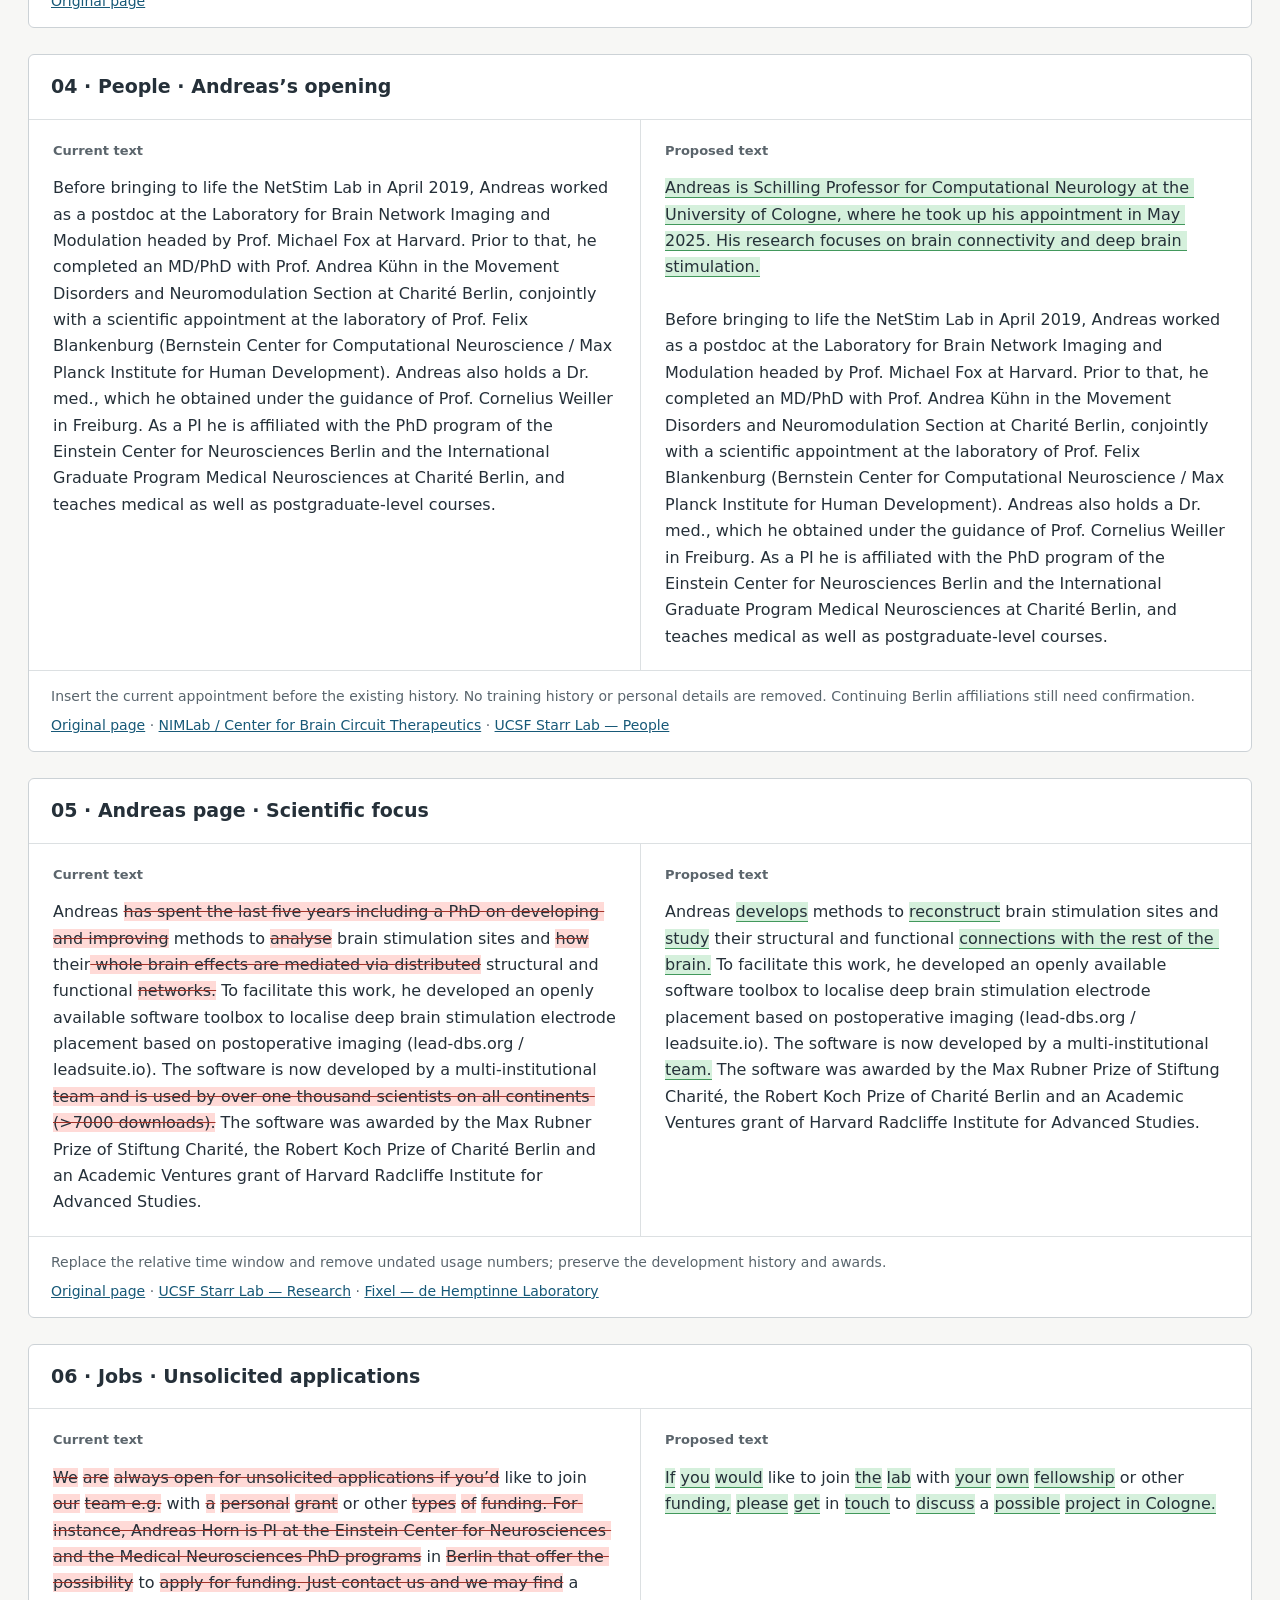
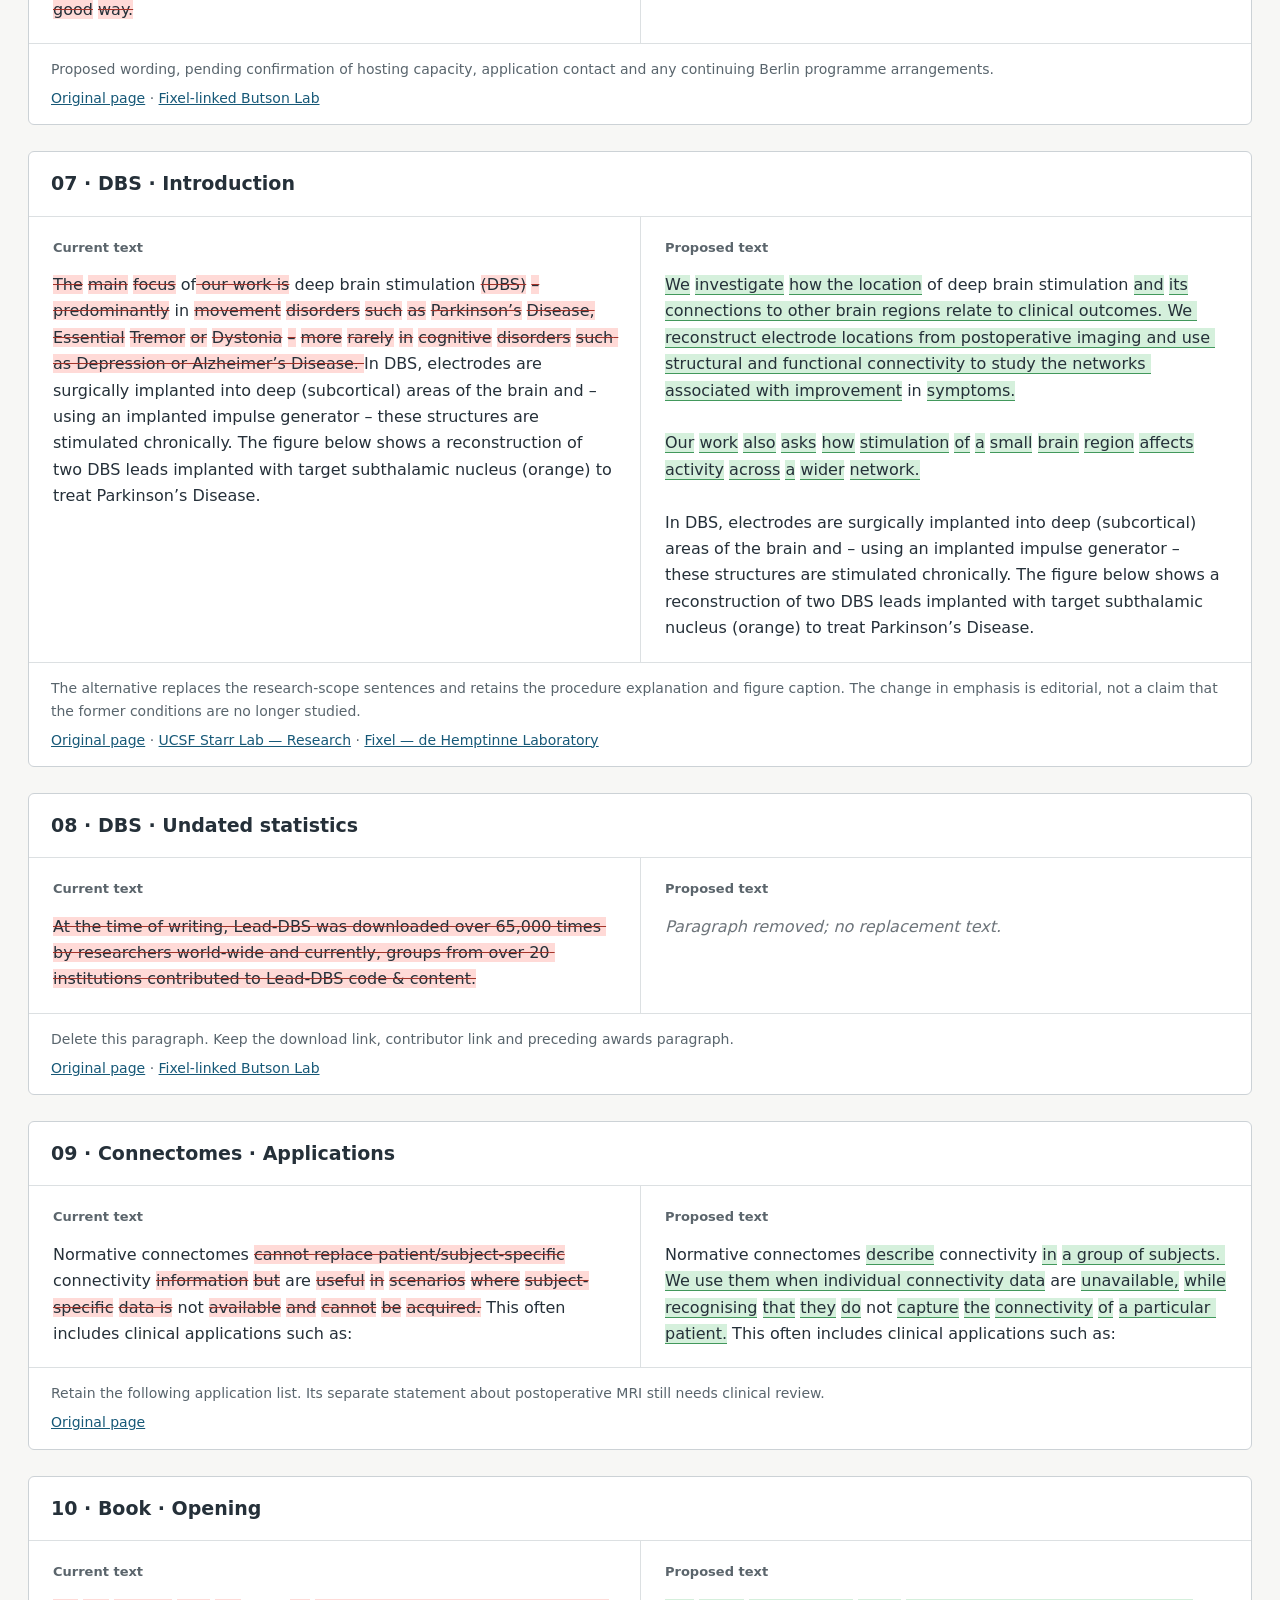
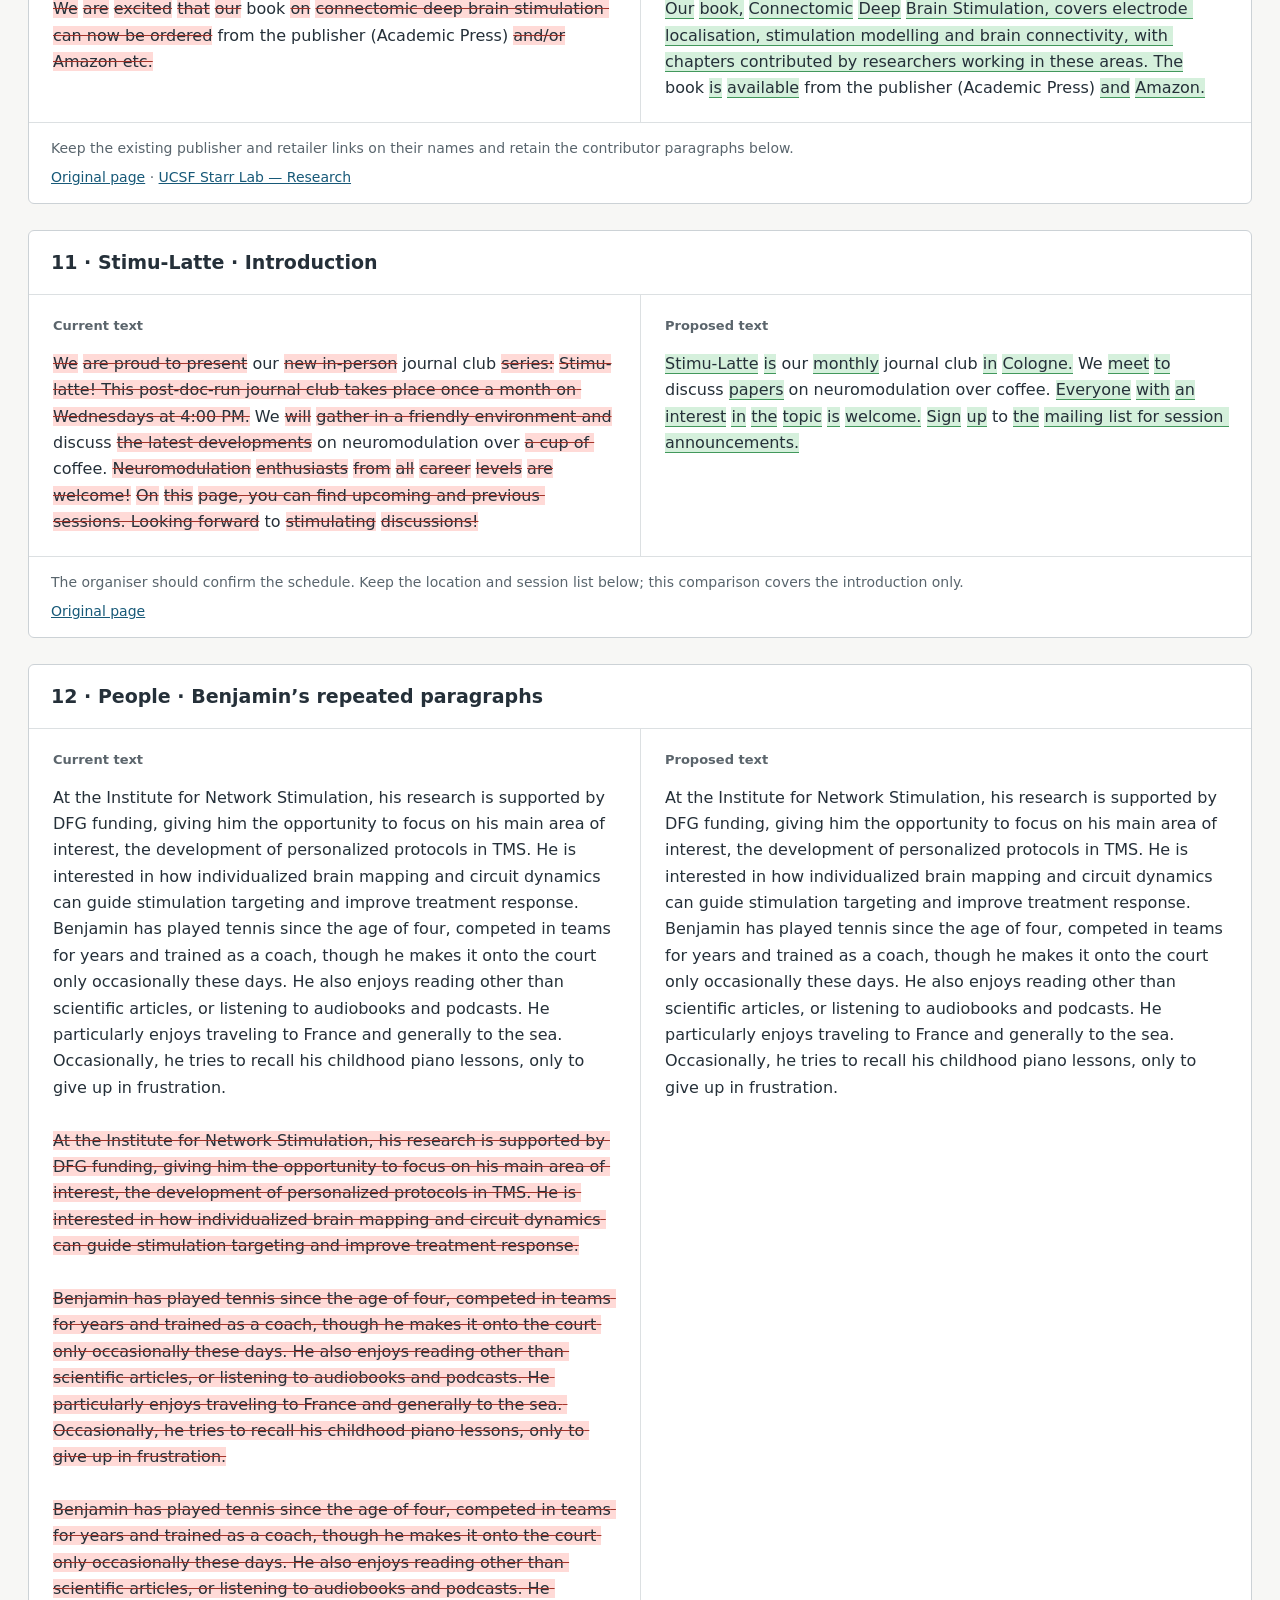
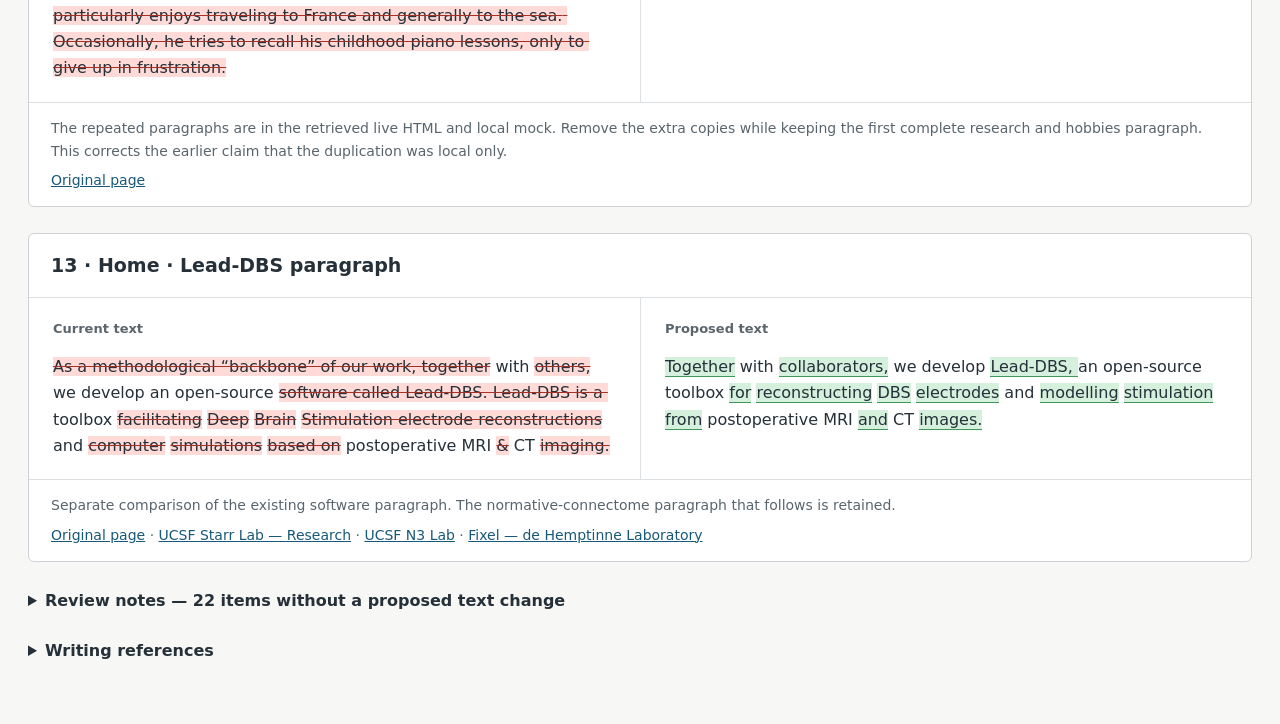
<file: review/netstim-content-diff.html>
<!doctype html><html lang="en"><meta charset="utf-8"><meta name="viewport" content="width=device-width,initial-scale=1"><title>NetStim — actual text diff</title><style>*{box-sizing:border-box}body{margin:0;background:#f7f7f5;color:#253039;font:16px/1.65 system-ui,sans-serif}main{max-width:1350px;margin:auto;padding:36px 28px}h1{font-size:32px;line-height:1.2}h2{font-size:19px;padding:16px 22px;margin:0}h3{font-size:13px;margin:0 0 14px;color:#5b656c}article{background:white;border:1px solid #ccd2d6;border-radius:6px;margin:26px 0;overflow:hidden}.cols{display:grid;grid-template-columns:1fr 1fr}.cols section{padding:20px 24px;border-top:1px solid #dce0e2}.cols section+section{border-left:1px solid #dce0e2}.copy{white-space:pre-wrap}del{background:#ffdad7;text-decoration:line-through;text-decoration-color:#a33329}ins{background:#d5f0dc;text-decoration:none;border-bottom:1px solid #42985c}.empty{color:#6d747a}footer{border-top:1px solid #dce0e2;padding:14px 22px;font-size:14px;color:#59656d}footer p{margin:6px 0 0}a{color:#175978}.toolbar{display:flex;gap:10px;margin:20px 0;position:sticky;top:0;background:#f7f7f5;padding:10px 0}input,button{padding:10px;font:inherit;border:1px solid #bdc7cd;border-radius:4px;background:white}input{flex:1}.note{border-bottom:1px solid #ccd2d6;padding:20px 0}.note h3{font-size:17px;margin:0}.note p{margin:8px 0}blockquote{white-space:pre-wrap;margin:12px 0;padding:12px 18px;border-left:3px solid #bbc5ca;background:white}small{color:#59656d}details{margin:24px 0}summary{cursor:pointer;font-weight:600}.plain del,.plain ins{background:transparent;text-decoration:none;border:0}@media(max-width:750px){main{padding:20px 12px}.cols{grid-template-columns:1fr}.cols section+section{border-left:0}.toolbar{position:static;flex-wrap:wrap}}@media print{.toolbar{display:none}article{break-inside:avoid}main{padding:0}body{background:white}}</style><main><h1>Current text → proposed text</h1><p>Original passages on the left; their alternatives on the right. <del>Removed words</del> and <ins>added words</ins> are highlighted. Unchanged wording stays unmarked.</p><p><small>Original wording extracted directly from the public page HTML; whitespace normalised. The comparisons cover the complete affected paragraphs, not summaries. Nothing has been published.</small></p><div class="toolbar"><input id="search" placeholder="Find a page or passage…" aria-label="Find a page or passage"><button id="toggle">Hide highlights</button><button onclick="print()">Print / save PDF</button></div><article><h2>01 · Home · Introduction</h2><div class="cols"><section><h3>Current text</h3><div class="copy"><del>DEAR READER,

Welcome to the website of the </del>Institute for Network Stimulation <del>–</del> <del>which</del> is based at <del>the </del>University Hospital Cologne.<del>

</del>We <del>are</del> <del>a scientific group with interest in neuroimaging, methods development, movement disorders</del> and <del>invasive</del> <del>brain</del> <del>stimulation.

The goal of our research is to analyse and modulate brain networks to improve clinical treatment in neurological and psychiatric brain disorders.

The primary tools we use to pursue these goals are structural</del> imaging and <del>noninvasive</del> <del>connectivity</del> <del>measures</del> <del>derived</del> <del>from</del> <del>functional and diffusion weighted MRI.</del></div></section><section><h3>Proposed text</h3><div class="copy">Institute for Network Stimulation<ins>

We</ins> <ins>study</ins> <ins>how brain networks respond to stimulation and how these responses relate to neurological and psychiatric symptoms. Our group</ins> is based at University Hospital Cologne.<ins> </ins>We <ins>use</ins> <ins>structural</ins> and <ins>functional</ins> <ins>MRI,</ins> <ins>diffusion</ins> imaging and <ins>computational</ins> <ins>modelling</ins> <ins>to</ins> <ins>investigate</ins> <ins>these</ins> <ins>questions.</ins></div></section></div><footer>Optional rewrite of the introduction. The software paragraph is compared separately below; no surrounding text is silently omitted from the proposed passage.<p><a href="https://www.netstim.org/">Original page</a> · <a href="https://starrlab.ucsf.edu/research">UCSF Starr Lab — Research</a> · <a href="https://netmod.ucsf.edu/">UCSF N3 Lab</a> · <a href="https://fixel.ufhealth.org/research/laboratories/core-laboratories/neuromodulation-brain-mapping-lab/de-hemptinne-laboratory/">Fixel — de Hemptinne Laboratory</a></p></footer></article><article><h2>02 · Site-wide · Page title</h2><div class="cols"><section><h3>Current text</h3><div class="copy">Network Stimulation<del> Laboratory</del></div></section><section><h3>Proposed text</h3><div class="copy"><ins>NetStim — Institute for </ins>Network Stimulation</div></section></div><footer>Formal site name only; individual page prefixes remain unchanged.<p><a href="https://www.netstim.org/">Original page</a> · <a href="https://www.brainnetworkstim.com/about-us/">NIMLab / Center for Brain Circuit Therapeutics</a></p></footer></article><article><h2>03 · Home · Past funding</h2><div class="cols"><section><h3>Current text</h3><div class="copy">Past funding includes grants from the German Research Council, the Dystonia Research Foundation, the Berlin Institute of Health, Stiftung Charite, the Thiemann Foundation for Parkinson’s Disease Research, the Foundation for OCD research <del>(FFOR), the German Research Council</del> and the EU Joint Programme – Neurodegenerative Disease Research (JPND).</div></section><section><h3>Proposed text</h3><div class="copy">Past funding includes grants from the German Research Council, the Dystonia Research Foundation, the Berlin Institute of Health, Stiftung Charite, the Thiemann Foundation for Parkinson’s Disease Research, the Foundation for OCD research <ins>(FFOR)</ins> and the EU Joint Programme – Neurodegenerative Disease Research (JPND).</div></section></div><footer>Remove only the repeated funder. Current grant status still needs confirmation.<p><a href="https://www.netstim.org/">Original page</a></p></footer></article><article><h2>04 · People · Andreas’s opening</h2><div class="cols"><section><h3>Current text</h3><div class="copy">Before bringing to life the NetStim Lab in April 2019, Andreas worked as a postdoc at the Laboratory for Brain Network Imaging and Modulation headed by Prof. Michael Fox at Harvard. Prior to that, he completed an MD/PhD with Prof. Andrea Kühn in the Movement Disorders and Neuromodulation Section at Charité Berlin, conjointly with a scientific appointment at the laboratory of Prof. Felix Blankenburg (Bernstein Center for Computational Neuroscience / Max Planck Institute for Human Development). Andreas also holds a Dr. med., which he obtained under the guidance of Prof. Cornelius Weiller in Freiburg. As a PI he is affiliated with the PhD program of the Einstein Center for Neurosciences Berlin and the International Graduate Program Medical Neurosciences at Charité Berlin, and teaches medical as well as postgraduate-level courses.</div></section><section><h3>Proposed text</h3><div class="copy"><ins>Andreas is Schilling Professor for Computational Neurology at the University of Cologne, where he took up his appointment in May 2025. His research focuses on brain connectivity and deep brain stimulation.

</ins>Before bringing to life the NetStim Lab in April 2019, Andreas worked as a postdoc at the Laboratory for Brain Network Imaging and Modulation headed by Prof. Michael Fox at Harvard. Prior to that, he completed an MD/PhD with Prof. Andrea Kühn in the Movement Disorders and Neuromodulation Section at Charité Berlin, conjointly with a scientific appointment at the laboratory of Prof. Felix Blankenburg (Bernstein Center for Computational Neuroscience / Max Planck Institute for Human Development). Andreas also holds a Dr. med., which he obtained under the guidance of Prof. Cornelius Weiller in Freiburg. As a PI he is affiliated with the PhD program of the Einstein Center for Neurosciences Berlin and the International Graduate Program Medical Neurosciences at Charité Berlin, and teaches medical as well as postgraduate-level courses.</div></section></div><footer>Insert the current appointment before the existing history. No training history or personal details are removed. Continuing Berlin affiliations still need confirmation.<p><a href="https://www.netstim.org/about-us/about-us/">Original page</a> · <a href="https://www.brainnetworkstim.com/about-us/">NIMLab / Center for Brain Circuit Therapeutics</a> · <a href="https://starrlab.ucsf.edu/people">UCSF Starr Lab — People</a></p></footer></article><article><h2>05 · Andreas page · Scientific focus</h2><div class="cols"><section><h3>Current text</h3><div class="copy">Andreas <del>has spent the last five years including a PhD on developing and improving</del> methods to <del>analyse</del> brain stimulation sites and <del>how</del> their<del> whole brain effects are mediated via distributed</del> structural and functional <del>networks.</del> To facilitate this work, he developed an openly available software toolbox to localise deep brain stimulation electrode placement based on postoperative imaging (lead-dbs.org / leadsuite.io). The software is now developed by a multi-institutional <del>team and is used by over one thousand scientists on all continents (&gt;7000 downloads).</del> The software was awarded by the Max Rubner Prize of Stiftung Charité, the Robert Koch Prize of Charité Berlin and an Academic Ventures grant of Harvard Radcliffe Institute for Advanced Studies.</div></section><section><h3>Proposed text</h3><div class="copy">Andreas <ins>develops</ins> methods to <ins>reconstruct</ins> brain stimulation sites and <ins>study</ins> their structural and functional <ins>connections with the rest of the brain.</ins> To facilitate this work, he developed an openly available software toolbox to localise deep brain stimulation electrode placement based on postoperative imaging (lead-dbs.org / leadsuite.io). The software is now developed by a multi-institutional <ins>team.</ins> The software was awarded by the Max Rubner Prize of Stiftung Charité, the Robert Koch Prize of Charité Berlin and an Academic Ventures grant of Harvard Radcliffe Institute for Advanced Studies.</div></section></div><footer>Replace the relative time window and remove undated usage numbers; preserve the development history and awards.<p><a href="https://www.netstim.org/about-us/about-us/andreashorn/">Original page</a> · <a href="https://starrlab.ucsf.edu/research">UCSF Starr Lab — Research</a> · <a href="https://fixel.ufhealth.org/research/laboratories/core-laboratories/neuromodulation-brain-mapping-lab/de-hemptinne-laboratory/">Fixel — de Hemptinne Laboratory</a></p></footer></article><article><h2>06 · Jobs · Unsolicited applications</h2><div class="cols"><section><h3>Current text</h3><div class="copy"><del>We</del> <del>are</del> <del>always open for unsolicited applications if you’d</del> like to join <del>our</del> <del>team e.g.</del> with <del>a</del> <del>personal</del> <del>grant</del> or other <del>types</del> <del>of</del> <del>funding. For instance, Andreas Horn is PI at the Einstein Center for Neurosciences and the Medical Neurosciences PhD programs</del> in <del>Berlin that offer the possibility</del> to <del>apply for funding. Just contact us and we may find</del> a <del>good</del> <del>way.</del></div></section><section><h3>Proposed text</h3><div class="copy"><ins>If</ins> <ins>you</ins> <ins>would</ins> like to join <ins>the</ins> <ins>lab</ins> with <ins>your</ins> <ins>own</ins> <ins>fellowship</ins> or other <ins>funding,</ins> <ins>please</ins> <ins>get</ins> in <ins>touch</ins> to <ins>discuss</ins> a <ins>possible</ins> <ins>project in Cologne.</ins></div></section></div><footer>Proposed wording, pending confirmation of hosting capacity, application contact and any continuing Berlin programme arrangements.<p><a href="https://www.netstim.org/about-us/jobs/">Original page</a> · <a href="https://www.neuropotential.org/">Fixel-linked Butson Lab</a></p></footer></article><article><h2>07 · DBS · Introduction</h2><div class="cols"><section><h3>Current text</h3><div class="copy"><del>The</del> <del>main</del> <del>focus</del> of<del> our work is</del> deep brain stimulation <del>(DBS)</del> <del>–</del> <del>predominantly</del> in <del>movement</del> <del>disorders</del> <del>such</del> <del>as</del> <del>Parkinson’s</del> <del>Disease,</del> <del>Essential</del> <del>Tremor</del> <del>or</del> <del>Dystonia</del> <del>–</del> <del>more</del> <del>rarely</del> <del>in</del> <del>cognitive</del> <del>disorders</del> <del>such as Depression or Alzheimer’s Disease. </del>In DBS, electrodes are surgically implanted into deep (subcortical) areas of the brain and – using an implanted impulse generator – these structures are stimulated chronically. The figure below shows a reconstruction of two DBS leads implanted with target subthalamic nucleus (orange) to treat Parkinson’s Disease.</div></section><section><h3>Proposed text</h3><div class="copy"><ins>We</ins> <ins>investigate</ins> <ins>how the location</ins> of deep brain stimulation <ins>and</ins> <ins>its</ins> <ins>connections to other brain regions relate to clinical outcomes. We reconstruct electrode locations from postoperative imaging and use structural and functional connectivity to study the networks associated with improvement</ins> in <ins>symptoms.

Our</ins> <ins>work</ins> <ins>also</ins> <ins>asks</ins> <ins>how</ins> <ins>stimulation</ins> <ins>of</ins> <ins>a</ins> <ins>small</ins> <ins>brain</ins> <ins>region</ins> <ins>affects</ins> <ins>activity</ins> <ins>across</ins> <ins>a</ins> <ins>wider</ins> <ins>network.

</ins>In DBS, electrodes are surgically implanted into deep (subcortical) areas of the brain and – using an implanted impulse generator – these structures are stimulated chronically. The figure below shows a reconstruction of two DBS leads implanted with target subthalamic nucleus (orange) to treat Parkinson’s Disease.</div></section></div><footer>The alternative replaces the research-scope sentences and retains the procedure explanation and figure caption. The change in emphasis is editorial, not a claim that the former conditions are no longer studied.<p><a href="https://www.netstim.org/research-interests/deep-brain-stimulation/">Original page</a> · <a href="https://starrlab.ucsf.edu/research">UCSF Starr Lab — Research</a> · <a href="https://fixel.ufhealth.org/research/laboratories/core-laboratories/neuromodulation-brain-mapping-lab/de-hemptinne-laboratory/">Fixel — de Hemptinne Laboratory</a></p></footer></article><article><h2>08 · DBS · Undated statistics</h2><div class="cols"><section><h3>Current text</h3><div class="copy"><del>At the time of writing, Lead-DBS was downloaded over 65,000 times by researchers world-wide and currently, groups from over 20 institutions contributed to Lead-DBS code &amp; content.</del></div></section><section><h3>Proposed text</h3><div class="copy"><em class="empty">Paragraph removed; no replacement text.</em></div></section></div><footer>Delete this paragraph. Keep the download link, contributor link and preceding awards paragraph.<p><a href="https://www.netstim.org/research-interests/deep-brain-stimulation/">Original page</a> · <a href="https://www.neuropotential.org/">Fixel-linked Butson Lab</a></p></footer></article><article><h2>09 · Connectomes · Applications</h2><div class="cols"><section><h3>Current text</h3><div class="copy">Normative connectomes <del>cannot replace patient/subject-specific</del> connectivity <del>information</del> <del>but</del> are <del>useful</del> <del>in</del> <del>scenarios</del> <del>where</del> <del>subject-specific</del> <del>data is</del> not <del>available</del> <del>and</del> <del>cannot</del> <del>be</del> <del>acquired.</del> This often includes clinical applications such as:</div></section><section><h3>Proposed text</h3><div class="copy">Normative connectomes <ins>describe</ins> connectivity <ins>in</ins> <ins>a group of subjects. We use them when individual connectivity data</ins> are <ins>unavailable,</ins> <ins>while</ins> <ins>recognising</ins> <ins>that</ins> <ins>they</ins> <ins>do</ins> not <ins>capture</ins> <ins>the</ins> <ins>connectivity</ins> <ins>of</ins> <ins>a particular patient.</ins> This often includes clinical applications such as:</div></section></div><footer>Retain the following application list. Its separate statement about postoperative MRI still needs clinical review.<p><a href="https://www.netstim.org/research-interests/normative-connectomes/">Original page</a></p></footer></article><article><h2>10 · Book · Opening</h2><div class="cols"><section><h3>Current text</h3><div class="copy"><del>We</del> <del>are</del> <del>excited</del> <del>that</del> <del>our</del> book <del>on</del> <del>connectomic deep brain stimulation can now be ordered</del> from the publisher (Academic Press) <del>and/or</del> <del>Amazon etc.</del></div></section><section><h3>Proposed text</h3><div class="copy"><ins>Our</ins> <ins>book,</ins> <ins>Connectomic</ins> <ins>Deep</ins> <ins>Brain Stimulation, covers electrode localisation, stimulation modelling and brain connectivity, with chapters contributed by researchers working in these areas. The</ins> book <ins>is</ins> <ins>available</ins> from the publisher (Academic Press) <ins>and</ins> <ins>Amazon.</ins></div></section></div><footer>Keep the existing publisher and retailer links on their names and retain the contributor paragraphs below.<p><a href="https://www.netstim.org/research-interests/the-book/">Original page</a> · <a href="https://starrlab.ucsf.edu/research">UCSF Starr Lab — Research</a></p></footer></article><article><h2>11 · Stimu-Latte · Introduction</h2><div class="cols"><section><h3>Current text</h3><div class="copy"><del>We</del> <del>are proud to present</del> our <del>new in-person</del> journal club <del>series:</del> <del>Stimu-latte! This post-doc-run journal club takes place once a month on Wednesdays at 4:00 PM.</del> We <del>will</del> <del>gather in a friendly environment and</del> discuss <del>the latest developments</del> on neuromodulation over <del>a cup of </del>coffee. <del>Neuromodulation</del> <del>enthusiasts</del> <del>from</del> <del>all</del> <del>career</del> <del>levels</del> <del>are</del> <del>welcome!</del> <del>On</del> <del>this</del> <del>page, you can find upcoming and previous sessions. Looking forward</del> to <del>stimulating</del> <del>discussions!</del></div></section><section><h3>Proposed text</h3><div class="copy"><ins>Stimu-Latte</ins> <ins>is</ins> our <ins>monthly</ins> journal club <ins>in</ins> <ins>Cologne.</ins> We <ins>meet</ins> <ins>to</ins> discuss <ins>papers</ins> on neuromodulation over coffee. <ins>Everyone</ins> <ins>with</ins> <ins>an</ins> <ins>interest</ins> <ins>in</ins> <ins>the</ins> <ins>topic</ins> <ins>is</ins> <ins>welcome.</ins> <ins>Sign</ins> <ins>up</ins> to <ins>the</ins> <ins>mailing list for session announcements.</ins></div></section></div><footer>The organiser should confirm the schedule. Keep the location and session list below; this comparison covers the introduction only.<p><a href="https://www.netstim.org/research-interests/stimu-latte/">Original page</a></p></footer></article><article><h2>12 · People · Benjamin’s repeated paragraphs</h2><div class="cols"><section><h3>Current text</h3><div class="copy">At the Institute for Network Stimulation, his research is supported by DFG funding, giving him the opportunity to focus on his main area of interest, the development of personalized protocols in TMS. He is interested in how individualized brain mapping and circuit dynamics can guide stimulation targeting and improve treatment response. Benjamin has played tennis since the age of four, competed in teams for years and trained as a coach, though he makes it onto the court only occasionally these days. He also enjoys reading other than scientific articles, or listening to audiobooks and podcasts. He particularly enjoys traveling to France and generally to the sea. Occasionally, he tries to recall his childhood piano lessons, only to give up in frustration.<del>

At the Institute for Network Stimulation, his research is supported by DFG funding, giving him the opportunity to focus on his main area of interest, the development of personalized protocols in TMS. He is interested in how individualized brain mapping and circuit dynamics can guide stimulation targeting and improve treatment response.

Benjamin has played tennis since the age of four, competed in teams for years and trained as a coach, though he makes it onto the court only occasionally these days. He also enjoys reading other than scientific articles, or listening to audiobooks and podcasts. He particularly enjoys traveling to France and generally to the sea. Occasionally, he tries to recall his childhood piano lessons, only to give up in frustration.

Benjamin has played tennis since the age of four, competed in teams for years and trained as a coach, though he makes it onto the court only occasionally these days. He also enjoys reading other than scientific articles, or listening to audiobooks and podcasts. He particularly enjoys traveling to France and generally to the sea. Occasionally, he tries to recall his childhood piano lessons, only to give up in frustration.</del></div></section><section><h3>Proposed text</h3><div class="copy">At the Institute for Network Stimulation, his research is supported by DFG funding, giving him the opportunity to focus on his main area of interest, the development of personalized protocols in TMS. He is interested in how individualized brain mapping and circuit dynamics can guide stimulation targeting and improve treatment response. Benjamin has played tennis since the age of four, competed in teams for years and trained as a coach, though he makes it onto the court only occasionally these days. He also enjoys reading other than scientific articles, or listening to audiobooks and podcasts. He particularly enjoys traveling to France and generally to the sea. Occasionally, he tries to recall his childhood piano lessons, only to give up in frustration.</div></section></div><footer>The repeated paragraphs are in the retrieved live HTML and local mock. Remove the extra copies while keeping the first complete research and hobbies paragraph. This corrects the earlier claim that the duplication was local only.<p><a href="https://www.netstim.org/about-us/about-us/">Original page</a></p></footer></article><article><h2>13 · Home · Lead-DBS paragraph</h2><div class="cols"><section><h3>Current text</h3><div class="copy"><del>As a methodological “backbone” of our work, together</del> with <del>others,</del> we develop an open-source <del>software called Lead-DBS. Lead-DBS is a </del>toolbox <del>facilitating</del> <del>Deep</del> <del>Brain</del> <del>Stimulation electrode reconstructions</del> and <del>computer</del> <del>simulations</del> <del>based on</del> postoperative MRI <del>&amp;</del> CT <del>imaging.</del></div></section><section><h3>Proposed text</h3><div class="copy"><ins>Together</ins> with <ins>collaborators,</ins> we develop <ins>Lead-DBS, </ins>an open-source toolbox <ins>for</ins> <ins>reconstructing</ins> <ins>DBS</ins> <ins>electrodes</ins> and <ins>modelling</ins> <ins>stimulation</ins> <ins>from</ins> postoperative MRI <ins>and</ins> CT <ins>images.</ins></div></section></div><footer>Separate comparison of the existing software paragraph. The normative-connectome paragraph that follows is retained.<p><a href="https://www.netstim.org/">Original page</a> · <a href="https://starrlab.ucsf.edu/research">UCSF Starr Lab — Research</a> · <a href="https://netmod.ucsf.edu/">UCSF N3 Lab</a> · <a href="https://fixel.ufhealth.org/research/laboratories/core-laboratories/neuromodulation-brain-mapping-lab/de-hemptinne-laboratory/">Fixel — de Hemptinne Laboratory</a></p></footer></article><details><summary>Review notes — 22 items without a proposed text change</summary><p>These are checks or decisions, not text replacements. No invented copy is presented as an alternative.</p><div class="note"><h3>Home · Publication highlights</h3><p>Keep the heading “Publications”. Add a small selection of papers above the full list, with authors, title, journal and year. Label preprints. The journal list can be shortened once the papers are in place.</p><small>The problem is that readers cannot readily see the work. There is no need to replace the section with promotional summaries.</small> <a href="https://www.netstim.org/">Source</a></div><div class="note"><h3>People · Aysu: conflicting career stages</h3><blockquote>Aysu is an MD/PhD student at NetStim, Berlin since October 2022. She has a PhD fellowship from Einstein Center of Neurosciences, where she also is a student representative. In 2025, she moved to Cologne to continue her research as a postdoctoral fellow at the University of Cologne, employed by the Uniklinik Köln.

After her PhD, she wants to continue her career in medicine and become a clinician scientist who is equipped with computational tools to tackle clinical questions. Brainstorming and problem solving as a team are highlights of being a scientist for her. She is passionate about high quality education and would like to improve as a teacher along her PhD. In her free time, she enjoys rock climbing and even more to cheer on climbing friends from a hammock. She is interested in art and is currently trying to learn how to draw.</blockquote><p>Ask Aysu to confirm the opening sentence and the passages about completing her PhD. Then correct those passages together; leave the research description and personal paragraph intact.</p><small>The page gives incompatible career stages. A polished workaround would hide the problem rather than resolve it.</small> <a href="https://www.netstim.org/about-us/about-us/">Source</a></div><div class="note"><h3>People · Helen: location and project stage</h3><p>Ask Helen whether the Boston affiliation, thesis description and degree information are still current. Update only the passages that have changed.</p><small>A 2023 arrival date is valid history. The unresolved issue is the present-tense description.</small> <a href="https://www.netstim.org/about-us/about-us/">Source</a></div><div class="note"><h3>People · Short biographies</h3><p>Keep the short entries. Add a research sentence if each person wants one; confirm Michael’s role.</p><small>A short biography is not an outdated biography. Equal paragraph lengths are unnecessary.</small> <a href="https://www.netstim.org/about-us/about-us/">Source</a></div><div class="note"><h3>People · Remaining roster</h3><p>Keep the current biographies and alumni list. Correct individual roles when members report a change.</p><small>Preserve personal details, including Pepsi. Do not rewrite the whole roster into a standard template.</small> <a href="https://www.netstim.org/about-us/about-us/">Source</a></div><div class="note"><h3>Andreas page · Duplicate biography and profile links</h3><p>Update this page alongside the People biography. Check the CV and profile links, and ask Andreas which contact link he wants displayed.</p><small>A separate detailed biography can be useful. It does not have to be removed merely because a shorter biography exists.</small> <a href="https://www.netstim.org/about-us/about-us/andreashorn/">Source</a></div><div class="note"><h3>Jobs · Vacancy status</h3><blockquote>Currently no open posts</blockquote><p>Confirm whether there are open positions. If there are none, keep the existing sentence. If there are, replace it with the position titles and application links.</p><small>The wording itself is fine; the vacancy status needs checking.</small> <a href="https://www.netstim.org/about-us/jobs/">Source</a></div><div class="note"><h3>Jobs · Culture and software expectations</h3><blockquote>We aim at building a modern, flexible and friendly laboratory environment and our lab has the goal of becoming a scientific “teal organization”. Feel free to explore our internal pages a litte, e.g. the lab manual.

Nearly all of our research projects are tightly intertwined with building and maintaining the scientific open-source toolbox “Lead-DBS” (www.lead-dbs.org). Thus, we expect that each member of our lab contributes to Lead-DBS in some way. Contributions could be in form of code and code-development but also documentation, testing and teaching (e.g. in one of our Lead-DBS workshops). Thus, besides scientific work, the participation in an open-source software project is something you can experience here. Scientifically, projects focus on how focal stimulation of the brain result in distributed network changes throughout the brain and how such changes relate to behavioral, clinical and electrophysiological responses. To investigate these relationships, we often apply MRI based neuroimaging techniques (such as diffusion-weighted MRI based tractography, resting-state functional MRI, structural MRI and simulations). Why not browse to our research interests or previous publications to get a better picture?</blockquote><p>Keep the description of code, documentation, testing and teaching contributions. Ask whether the expectation still applies to every role. Explain “teal organization” only if it remains a useful description of how the lab works.</p><small>Specific expectations are more useful than a newly invented culture paragraph.</small> <a href="https://www.netstim.org/about-us/jobs/">Source</a></div><div class="note"><h3>DBS · Release narrative</h3><p>Keep “Lead-DBS 3.0” as a dated release story. Add a link to current release information and, separately, the 2026 Lead-DBS 4.0 poster.</p><small>A conference poster is evidence of work on that version, not confirmation of a public stable release.</small> <a href="https://www.netstim.org/research-interests/deep-brain-stimulation/">Source</a></div><div class="note"><h3>DBS · Awards and methods</h3><p>Keep the dated awards and methods papers. Add recent methods where they belong in the account of the research.</p><small>Do not rename everything “Earlier milestones” or imply that an older method is obsolete.</small> <a href="https://www.netstim.org/research-interests/deep-brain-stimulation/">Source</a></div><div class="note"><h3>Connectomes · Catalogue currency</h3><p>Keep the dataset list, citations and download links.</p><small>The list already contains newer resources. It needs maintenance, not a rewritten introduction.</small> <a href="https://www.netstim.org/research-interests/normative-connectomes/">Source</a></div><div class="note"><h3>Connectomes · Version and installation guidance</h3><p>Check each version label and installation instruction against its dataset repository. Add missing information about template space, licence or citation where users need it.</p><small>Keep this as a resource-maintenance task, not proposed website prose.</small> <a href="https://www.netstim.org/research-interests/normative-connectomes/">Source</a></div><div class="note"><h3>Publications · Bibliography visibility</h3><p>Check that the bibliography loads in a browser and includes the intended recent papers. Keep a direct link to the source library if the embedded list fails.</p><small>The text retrieval did not establish that the widget is broken. Fix a confirmed display problem before redesigning the bibliography.</small> <a href="https://www.netstim.org/research-interests/publications/">Source</a></div><div class="note"><h3>Posters · 2026 work</h3><p>Keep the 2026 posters and their original affiliations. Add a journal-paper link when a corresponding paper is available.</p><small>Preserve the distinction between conference work and published articles.</small> <a href="https://www.netstim.org/research-interests/posters/">Source</a></div><div class="note"><h3>Videos &amp; Talks · Archive framing</h3><p>Keep “Videos &amp; Talks” and the dates. Add newer recordings when available.</p><small>There is no reason to call the section an archive just because its recordings are older.</small> <a href="https://www.netstim.org/research-interests/videos-talks/">Source</a></div><div class="note"><h3>Videos &amp; Talks · Conflicting event date</h3><p>Check the recording or programme and correct the conflicting year.</p><small>Do not guess whether the date or event label is wrong.</small> <a href="https://www.netstim.org/research-interests/videos-talks/">Source</a></div><div class="note"><h3>Stimu-Latte · Weekday consistency</h3><p>Ask the organisers whether the two Tuesday dates were exceptions or errors. Correct the dates or the recurring weekday description accordingly.</p><small>Retain the session history.</small> <a href="https://www.netstim.org/research-interests/stimu-latte/">Source</a></div><div class="note"><h3>Updates · Latest-news freshness</h3><p>Keep “Updates” and the dated posts. Ask the team which developments since September 2025 should be added.</p><small>The news list needs attention, but its age does not justify a compulsory rename to “News archive”.</small> <a href="https://www.netstim.org/blog/">Source</a></div><div class="note"><h3>Onboarding · Current location</h3><blockquote>Welcome to the network stimulation lab in Cologne!</blockquote><p>No location edit needed. The directly retrieved page already says Cologne.</p><small>The previous finding came from older web retrieval. Superseded by the direct page snapshot.</small> <a href="https://www.netstim.org/internal/onboarding/">Source</a></div><div class="note"><h3>Site-wide · Legacy destinations</h3><p>Check the old-domain links and update destinations where needed. Keep working redirects.</p><small>A link using netstim.berlin may still work.</small> <a href="https://www.netstim.org/">Source</a></div><div class="note"><h3>Privacy · Policy and cookie descriptions</h3><p>Ask the site owner to check that the privacy text and cookie list describe the services actually in use, and remove duplicate entries.</p><small>No replacement legal text is proposed.</small> <a href="https://www.netstim.org/privacy-policy/">Source</a></div><div class="note"><h3>Local mock · Selected papers versus full coverage</h3><p>Keep the prototype’s selected papers labelled as a selection. Restore links to the full bibliography, posters, book, talks and updates when developing the site further.</p><small>The mock should not accidentally drop the lab’s existing material.</small> <a href="https://www.netstim.org/research-interests/publications/">Source</a></div></details><details><summary>Writing references</summary><ul><li><a href="https://www.brainnetworkstim.com/about-us/">NIMLab / Center for Brain Circuit Therapeutics</a> — Explains the scientific approach in steps and separates it from institutional history. Useful for research structure. The lab identifies its home as Brigham and Women’s, within Mass General Brigham; it should not be labelled an MGH lab.</li><li><a href="https://starrlab.ucsf.edu/research">UCSF Starr Lab — Research</a> — Names the questions, then describes how the group investigates them. This is the strongest model for the NetStim research page.</li><li><a href="https://netmod.ucsf.edu/">UCSF N3 Lab</a> — Names methods and research aims, with uncertainty about what the work may lead to. Publications are identified as papers or preprints.</li><li><a href="https://fixel.ufhealth.org/research/laboratories/core-laboratories/neuromodulation-brain-mapping-lab/de-hemptinne-laboratory/">Fixel — de Hemptinne Laboratory</a> — Moves from the research aim to the recordings used to investigate it. Use that specificity; the page’s older news is not a model for currency.</li><li><a href="https://www.neuropotential.org/">Fixel-linked Butson Lab</a> — A short description of the work followed by Projects, Publications and Resources. Brevity works because the verbs describe research activities.</li><li><a href="https://starrlab.ucsf.edu/people">UCSF Starr Lab — People</a> — Names and current roles are easy to find. NetStim can do this without removing its longer personal biographies.</li><li><a href="https://www.massgeneralbrigham.org/en/services/brain-circuit-therapeutics">Mass General Brigham — Center for Brain Circuit Therapeutics</a> — A patient-facing page organised around conditions, care and appointments. Useful for distinguishing audiences; its care claims do not belong in NetStim research copy.</li><li><a href="https://fixel.ufhealth.org/">Fixel Institute</a> — An institute homepage serving patients, donors and researchers. Its promotional headline is a less suitable writing reference for NetStim than its individual lab descriptions.</li></ul></details></main><script>document.querySelector("#toggle").onclick=function(){document.body.classList.toggle("plain");this.textContent=document.body.classList.contains("plain")?"Show highlights":"Hide highlights"};document.querySelector("#search").oninput=function(){for(const a of document.querySelectorAll("article"))a.hidden=!a.textContent.toLowerCase().includes(this.value.toLowerCase())};</script></html>
</file>
<file: mock/style.css>
:root{--ink:#20252c;--muted:#626a75;--blue:#005d7d;--line:#e1e5e9;--soft:#f5f7f9;--max:1200px}*{box-sizing:border-box}html{scroll-behavior:smooth;scroll-padding-top:100px}body{margin:0;color:var(--ink);background:#fff;font-family:-apple-system,BlinkMacSystemFont,"Segoe UI",Helvetica,Arial,sans-serif;font-size:16px;line-height:1.6;-webkit-font-smoothing:antialiased}a{color:inherit;text-decoration:none}button,input{font:inherit}a,button{-webkit-tap-highlight-color:transparent}button{cursor:pointer}a:focus-visible,button:focus-visible,input:focus-visible{outline:3px solid #007ca5;outline-offset:5px}img{display:block;max-width:100%}h1,h2,h3,p{margin-top:0}h1,h2,h3{line-height:1.12;letter-spacing:-.045em}h1{font-size:clamp(42px,5vw,68px);font-weight:650}h2{font-size:clamp(30px,3.4vw,45px);font-weight:600}h3{font-size:25px;font-weight:600}p{color:var(--muted)}.site-header{border-bottom:1px solid var(--line);background:rgba(255,255,255,.97);position:sticky;top:0;z-index:20}.header-inner{max-width:var(--max);margin:auto;min-height:96px;display:flex;align-items:center;justify-content:space-between;gap:35px;padding:15px 0}.brand{flex-shrink:0}.brand img{width:185px}nav{display:flex;gap:28px;align-items:center}nav a{font-size:14px;position:relative;padding:10px 0}nav a[aria-current=page]{color:var(--blue)}nav a[aria-current=page]:after{content:"";position:absolute;bottom:0;left:0;right:0;height:2px;background:var(--blue)}nav a:hover{color:var(--blue)}#menu-toggle{display:none}.wrap{max-width:var(--max);margin:auto}.hero{display:grid;grid-template-columns:1.05fr 1fr;align-items:center;gap:45px;min-height:640px;padding-top:55px;padding-bottom:55px}.hero h1{margin-bottom:28px}.hero h1 span{color:var(--blue)}.hero p{max-width:480px;font-size:18px;line-height:1.65}.hero .affiliation{font-size:12px;color:var(--muted);margin-top:32px;margin-bottom:0}.hero-media{margin:0;position:relative;align-self:stretch;display:flex;flex-direction:column;justify-content:center}.hero-media .brain{width:100%;height:490px;object-fit:contain;will-change:transform}.hero-media figcaption{font-size:11px;color:#747b85;display:flex;justify-content:space-between;gap:12px;margin-top:8px}.hero-media figcaption a{color:var(--blue)}.actions{display:flex;gap:24px;align-items:center;flex-wrap:wrap;margin-top:30px}.button{border:1px solid var(--ink);background:var(--ink);color:#fff;padding:12px 20px;border-radius:5px;display:inline-flex;gap:25px;justify-content:center;align-items:center;font-size:14px;line-height:1.4;transition:background .2s}.button:hover{background:var(--blue);border-color:var(--blue)}.button.secondary{background:white;color:var(--ink);border-color:#ccd2d8}.button.secondary:hover{background:var(--soft)}.link{color:var(--blue);font-size:14px;display:inline-flex;gap:16px;align-items:center}.link:hover{text-decoration:underline;text-underline-offset:4px}.section{padding:75px 0;border-top:1px solid var(--line)}.section-head{display:flex;justify-content:space-between;align-items:baseline;gap:25px;margin-bottom:38px}.section-head h2{margin:0}.section-head p{max-width:520px;margin:0}.research-grid{display:grid;grid-template-columns:1fr 1fr;gap:30px}.feature{border:1px solid var(--line);border-radius:9px;overflow:hidden}.feature .visual{height:260px;background:var(--soft);overflow:hidden}.feature .visual img{width:100%;height:100%;object-fit:contain}.feature .visual.fibres{background:#20242a}.feature .visual.fibres img{object-fit:cover;object-position:50% 40%}.feature-body{padding:28px 30px}.feature-body h3{margin-bottom:14px}.feature-body p{font-size:15px;max-width:470px;margin-bottom:24px}.band{background:var(--soft)}.software{display:grid;grid-template-columns:1fr 1fr;gap:80px;align-items:center;padding:75px 0}.software h2{margin-bottom:22px}.software p{max-width:480px}.software-visual{height:350px;display:flex;align-items:center;justify-content:center;background:white;border-radius:9px;border:1px solid var(--line)}.software-visual img{height:95%;width:75%;object-fit:contain}.people-home{display:grid;grid-template-columns:1fr 1.3fr;gap:65px;align-items:center}.people-home figure{margin:0}.people-home img{width:100%;border-radius:7px}.people-home figcaption{font-size:11px;color:var(--muted);margin-top:8px}.community{display:grid;grid-template-columns:1fr 1fr;gap:55px}.community article{padding-top:22px;border-top:1px solid var(--line)}.community h3{font-size:28px}.community p{max-width:470px}.page-intro{padding:65px 0 40px}.page-intro h1{margin-bottom:20px}.page-intro p{font-size:18px;max-width:700px}.toolbar{display:flex;justify-content:space-between;gap:20px;align-items:center;padding:0 0 28px;border-bottom:1px solid var(--line);margin-bottom:42px;flex-wrap:wrap}.filters{display:flex;gap:8px;flex-wrap:wrap}.filter{background:white;border:1px solid var(--line);padding:9px 15px;border-radius:5px;color:var(--muted);font-size:13px}.filter[aria-pressed=true]{background:var(--ink);border-color:var(--ink);color:white}.search{padding:10px 14px;border:1px solid #bfc7cf;border-radius:5px;min-width:240px;font-size:14px}.team-group{margin-bottom:60px}.team-group>h2{font-size:25px;margin-bottom:26px;letter-spacing:-.03em}.team-grid{display:grid;grid-template-columns:repeat(3,1fr);gap:32px 28px}.person{border:1px solid var(--line);border-radius:8px;overflow:hidden;background:white;display:flex;flex-direction:column}.person-photo{aspect-ratio:1.15;overflow:hidden;background:#edf1f4}.person-photo img{width:100%;height:100%;object-fit:cover;object-position:center 28%;transition:transform .25s}.person:hover .person-photo img{transform:scale(1.025)}.no-photo{display:flex;align-items:center;justify-content:center;height:100%;font-size:42px;color:#657584;font-weight:300}.person-content{padding:22px;display:flex;flex-direction:column;flex:1}.person h3{font-size:22px;margin-bottom:8px;letter-spacing:-.03em}.person .role{font-size:13px;color:var(--blue);margin-bottom:20px}.person button{border:0;background:transparent;padding:0;text-align:left;color:var(--blue);font-size:13px;margin-top:auto}.pi-card{display:grid;grid-template-columns:320px 1fr;max-width:100%;border:1px solid var(--line);border-radius:8px;overflow:hidden;background:var(--soft)}.pi-card .person-photo{aspect-ratio:1;height:100%}.pi-card .person-content{padding:40px}.pi-card h3{font-size:32px}.pi-card p{max-width:610px}.alumni-list{display:grid;grid-template-columns:repeat(3,1fr);gap:12px 25px}.alumni-list button{padding:12px 0;background:none;border:0;border-bottom:1px solid var(--line);text-align:left;color:var(--ink)}.empty{padding:50px 0;color:var(--muted)}.resource-list{display:grid;grid-template-columns:1fr 1fr;gap:25px}.resource{border:1px solid var(--line);border-radius:8px;padding:30px;display:flex;flex-direction:column}.resource .link{margin-top:auto}.resource p{font-size:15px}.resource h2{font-size:26px}.detail-layout{display:grid;grid-template-columns:1.2fr .8fr;gap:70px;align-items:start}.detail-layout figure{margin:0;background:var(--soft);padding:25px;border-radius:8px}.detail-layout figure img{max-height:480px;margin:auto}.detail-layout figcaption{font-size:12px;margin-top:15px;color:var(--muted)}.detail-layout h2{font-size:28px;margin:35px 0 16px}.detail-layout h2:first-child{margin-top:0}.paper{display:grid;grid-template-columns:80px 1fr auto;gap:30px;padding:32px 0;border-top:1px solid var(--line);align-items:start}.paper h2{font-size:24px;line-height:1.3;letter-spacing:-.025em;margin-bottom:12px}.paper p{font-size:14px;margin-bottom:0}.paper .year{color:var(--blue);font-size:18px}.note{font-size:13px!important;color:var(--muted);max-width:750px}.join-box{padding:40px;border:1px solid var(--line);border-radius:8px;margin-bottom:55px}.join-box h2{font-size:30px}.join-box p{max-width:780px}footer{margin-top:70px;border-top:1px solid var(--line);padding:45px max(24px,calc((100vw - 1200px)/2)) 22px;background:#fff}.footer-main{display:grid;grid-template-columns:1fr 1fr;gap:40px}.footer-main p{font-size:13px;margin-top:18px}.footer-links{display:grid;grid-template-columns:1fr 1fr;gap:13px;font-size:13px;align-content:center}.footer-bottom{display:flex;justify-content:space-between;gap:20px;border-top:1px solid var(--line);padding-top:20px;margin-top:35px;font-size:11px;color:var(--muted)}.footer-bottom a{margin-left:22px}dialog{border:0;padding:0;border-radius:10px;width:min(800px,calc(100% - 32px));max-height:85vh;box-shadow:0 30px 100px #0003;color:var(--ink)}dialog::backdrop{background:#12213280;backdrop-filter:blur(4px)}.close-dialog{position:sticky;top:16px;margin:16px 16px -52px auto;display:block;background:#fff;border:1px solid var(--line);width:36px;height:36px;border-radius:50%;font-size:25px;z-index:2}.profile-detail{padding:50px}.profile-detail>img{width:160px;height:180px;object-fit:cover;border-radius:6px;margin-bottom:25px}.profile-detail h2{font-size:35px}.profile-detail .bio{white-space:pre-line}.profile-links{display:flex;gap:20px;flex-wrap:wrap}.skip{position:fixed;top:-100px;left:15px;padding:15px;background:white;z-index:30}.skip:focus{top:5px}.funding{font-size:13px;color:var(--muted);padding-top:30px}.back{display:inline-block;color:var(--blue);font-size:14px;margin-bottom:25px}
@media(max-width:1260px){.wrap,.header-inner{margin-left:30px;margin-right:30px}nav{gap:21px}.hero{gap:25px}.hero h1{font-size:57px}}
@media(max-width:900px){.header-inner{min-height:82px}.brand img{width:150px}nav{gap:17px}nav a{font-size:12px}.hero{min-height:540px}.hero h1{font-size:46px}.hero p{font-size:16px}.hero-media .brain{height:400px}.team-grid{grid-template-columns:repeat(2,1fr)}.software{gap:35px}.people-home{gap:35px}.pi-card{grid-template-columns:240px 1fr}.pi-card .person-content{padding:27px}.detail-layout{gap:35px}.section-head{align-items:flex-start}.section-head p{max-width:400px}}
@media(max-width:680px){.wrap,.header-inner{margin-left:22px;margin-right:22px}.header-inner{min-height:76px}.brand img{width:145px}#menu-toggle{display:flex;gap:18px;align-items:center;border:0;background:white;font-size:14px;padding:10px 0}nav{display:none;position:absolute;top:100%;left:0;right:0;padding:20px 24px 25px;background:white;border-bottom:1px solid var(--line);box-shadow:0 10px 15px #00000008}nav.open{display:flex;flex-direction:column;align-items:stretch;gap:5px}nav a{font-size:16px;padding:10px}nav a[aria-current=page]:after{display:none}.hero{grid-template-columns:1fr;gap:22px;padding:40px 0;min-height:0}.hero h1{font-size:clamp(38px,9.5vw,56px);letter-spacing:-.045em}.hero p{max-width:100%}.hero .affiliation{margin-top:23px}.hero-media .brain{height:340px;will-change:auto}.hero-media figcaption{font-size:10px}.actions{gap:20px;margin-top:22px}.section{padding:45px 0}.section-head{display:block;margin-bottom:28px}.section-head p{margin-top:20px}.section-head .link{margin-top:15px}.research-grid,.software,.people-home,.community,.resource-list,.detail-layout{grid-template-columns:1fr;gap:25px}.feature .visual{height:220px}.feature-body{padding:24px}.software{padding:45px 0}.software-visual{height:270px}.people-home{gap:30px}.page-intro{padding:40px 0 25px}.page-intro h1{font-size:43px}.page-intro p{font-size:16px}.toolbar{gap:17px;margin-bottom:30px}.search{width:100%;min-width:0}.filters{gap:7px}.filter{padding:9px 12px;font-size:12px}.team-grid{grid-template-columns:1fr;gap:22px}.person-photo{aspect-ratio:1.25}.pi-card{grid-template-columns:1fr}.pi-card .person-photo{height:320px}.pi-card .person-photo img{object-position:center 25%}.pi-card .person-content{padding:25px}.alumni-list{grid-template-columns:1fr 1fr;gap:8px 16px}.paper{grid-template-columns:1fr;gap:10px;padding:25px 0}.paper h2{font-size:22px}.paper .link{margin-top:8px}.join-box{padding:25px}.footer-main{grid-template-columns:1fr;gap:20px}.footer-bottom{flex-wrap:wrap;gap:10px}.footer-bottom a{margin-left:0;margin-right:20px}.profile-detail{padding:45px 25px 30px}.profile-detail h2{font-size:30px}.resource{padding:25px}footer{margin-top:45px}.team-group{margin-bottom:40px}}
@media(prefers-reduced-motion:reduce){html{scroll-behavior:auto}*,*:before,*:after{transition:none!important;animation:none!important}.hero-media .brain{transform:none!important}}

/* Reference-led revision: Arc's open rows and blue fields; Notion's sans-serif scale. */
:root{--ink:#17212d;--muted:#58616d;--blue:#1269ce;--soft:#f2f6fb;--line:#dfe4eb;--max:1180px}
body{font-family:-apple-system,BlinkMacSystemFont,"Helvetica Neue",Helvetica,Arial,sans-serif;line-height:1.65}
h1,h2,h3{letter-spacing:-.035em}h1{font-weight:600}h2{font-weight:550}h3{font-weight:550;line-height:1.25}
.site-header{border:0;background:#fff}.header-inner{min-height:92px}.brand img{width:164px}nav a{font-size:14px}nav a[aria-current=page]:after{height:1px}
.wrap,.header-inner{width:calc(100% - 80px);margin-left:auto;margin-right:auto}
.home-hero{background:var(--soft);overflow:hidden}.hero{min-height:625px;position:relative;grid-template-columns:1.15fr .85fr;gap:0;padding:68px 0 60px}.hero-copy{position:relative;z-index:1}.hero h1{font-size:clamp(42px,4.7vw,66px);line-height:1.08;color:#155d9d;max-width:760px;margin-bottom:29px}.hero p{max-width:540px;font-size:20px;color:var(--ink);line-height:1.55}.hero .hero-description{font-size:16px;color:var(--muted);max-width:420px;margin-top:24px}.hero-media{align-self:end;transform:translate(45px,66px);width:115%;position:relative}.hero-media .brain{height:490px;width:100%;object-fit:contain;will-change:auto}.hero-media figcaption{display:none}.actions{gap:24px}.button{background:var(--blue);border-color:var(--blue);border-radius:5px;padding:12px 18px;font-weight:500}.button:hover{background:#075bb9;border-color:#075bb9}.link{font-size:15px}.section{padding:76px 0;border-top:0}.section-head{margin-bottom:36px}.section-head h2{font-size:40px}.focus-row{display:grid;grid-template-columns:190px 210px 1fr;gap:40px;align-items:start;border-top:1px solid var(--line);padding:35px 0 42px}.focus-label{font-size:15px;color:var(--muted);padding-top:5px}.focus-row figure{margin:0;height:230px;overflow:hidden}.focus-row figure img{width:100%;height:100%;object-fit:contain}.focus-row figure.fibre-detail img{object-fit:cover;object-position:center 55%}.focus-row h3{font-size:28px;margin:0 0 20px}.focus-row p{font-size:16px;max-width:570px;margin-bottom:24px}.focus-row:last-child{padding-bottom:0}
.lead-band{background:#166dcc;color:white;overflow:hidden}.software{padding:70px 0;gap:80px}.software h2{font-size:58px;color:white;margin-bottom:16px}.software p{color:white;font-size:25px;line-height:1.3}.software .software-description{font-size:17px;line-height:1.65;color:#e2edff;max-width:510px}.lead-band .button{background:white;color:#155b9e;border-color:white}.lead-band .link{color:white}.software-visual{background:transparent;border:0;height:340px;margin:0;border-radius:0}.software-visual img{width:100%;height:100%;object-fit:contain}
.paper{grid-template-columns:155px 1fr 100px;gap:36px;padding:30px 0}.paper h2,.paper h3{font-size:24px;line-height:1.4;letter-spacing:-.02em;margin-bottom:12px}.paper .year{font-size:15px;color:var(--muted)}.paper .link{font-size:14px}.home-publications{padding-bottom:35px}.people-home{grid-template-columns:.8fr 1.2fr;gap:80px}.people-home h2{font-size:44px}.people-home img{border-radius:0}.community{gap:60px}.community article{padding-top:28px}.community h3{font-size:29px}.community h2{font-size:30px}.funding-block{padding:15px 0 65px;border-bottom:1px solid var(--line)}.funding-block h2{font-size:15px;color:var(--muted);letter-spacing:0;font-weight:400}.funding-block>div{display:flex;gap:65px;flex-wrap:wrap}.funding-block p{font-size:23px;color:var(--ink);margin:10px 0}
.page-intro{padding:68px 0 46px}.page-intro h1{font-size:58px;color:#155d9d}.page-intro p{font-size:20px;max-width:780px}.toolbar{margin-bottom:38px;gap:24px;align-items:flex-start}.filters{gap:4px;background:#f0f2f5;border-radius:7px;padding:4px}.filter{border:0;background:transparent;color:#465260;font-size:14px;padding:8px 14px;min-height:40px}.filter[aria-pressed=true]{background:white;color:var(--ink);box-shadow:0 1px 4px #17212d1a}.search{border-color:#d5dce4;min-height:46px}.team-group>h2{font-size:26px;border-bottom:1px solid var(--line);padding-bottom:18px}.team-grid{gap:40px 28px;grid-template-columns:repeat(3,minmax(0,1fr))}.person{border:0;border-radius:0}.person-photo{aspect-ratio:1/1; background:#f0f2f5}.person-photo img{object-position:center 25%;filter:none}.person-content{padding:19px 0 0}.person h3{font-size:23px}.person .role{color:var(--muted);font-size:14px;margin-bottom:14px}.person button,.pi-card button{border:0;background:none;padding:8px 0;color:var(--blue);text-align:left;font-size:14px;min-height:40px}.pi-card{grid-template-columns:300px 1fr;border:0;border-radius:0;background:white;gap:50px}.pi-card .person-content{padding:18px 0}.pi-card .person-photo{height:330px}.pi-card h3{font-size:35px}.pi-card .role{color:var(--blue);font-size:16px}.alumni-list button{min-height:48px;font-size:16px}.resource-list{display:block}.resource{border:0;border-top:1px solid var(--line);border-radius:0;padding:32px 0;display:grid;grid-template-columns:260px 1fr 190px;gap:40px;align-items:start}.resource h2{font-size:25px;margin:0}.resource p{font-size:16px;margin:0}.resource .link{margin:0}.detail-layout{grid-template-columns:1.2fr .8fr;gap:80px}.detail-layout figure{border:0;border-radius:0;background:var(--soft);padding:25px}.detail-layout p{font-size:17px}.join-box{border:0;border-radius:0;background:var(--soft);padding:42px}.join-box h2{font-size:34px}.profile-detail h2{letter-spacing:-.025em}.profile-detail>img{border-radius:0}.close-dialog{width:44px;height:44px;top:12px}.profile-detail .bio{font-size:16px}.footer-main{grid-template-columns:1fr 1fr}.footer-links{font-size:14px;gap:15px}footer{margin-top:35px;padding-top:40px}.footer-bottom{font-size:12px}
#main:focus{outline:none}.filters:has(.paper-filter){max-width:750px;background:transparent;padding:0}.paper-filter{border:1px solid var(--line);border-radius:5px}.paper-filter[aria-pressed=true]{background:var(--blue);color:white;box-shadow:none}.result-count{font-size:14px;color:var(--muted);margin-bottom:18px}.dataset-list{display:grid;gap:0}.dataset{border-top:1px solid var(--line);padding:30px 0}.dataset h3{font-size:24px}.dataset p{max-width:800px}.dataset details{margin-top:16px}.dataset summary{cursor:pointer;color:var(--blue);min-height:44px}.dataset details p{padding:16px 0}.dataset .actions{margin-top:15px}
@media(min-width:1600px){.hero-media{transform:translate(65px,66px)}}
@media(max-width:1050px){.hero h1{font-size:49px}.hero p{font-size:18px}.hero-media{transform:translate(15px,50px)}.focus-row{grid-template-columns:140px 170px 1fr;gap:25px}.resource{grid-template-columns:200px 1fr 150px;gap:25px}nav{gap:17px}.header-inner{gap:20px}.team-grid{gap:35px 22px}.software{gap:35px}.paper{grid-template-columns:90px 1fr 90px}}
@media(max-width:800px){.wrap,.header-inner{width:calc(100% - 44px)}.hero{min-height:560px;grid-template-columns:1.1fr .9fr}.hero h1{font-size:42px}.hero-media .brain{height:390px}.hero p{font-size:17px}.hero .hero-description{font-size:15px}.focus-row{grid-template-columns:130px 1fr;gap:25px}.focus-row .focus-label{grid-column:1/-1}.focus-row h3{font-size:25px}.focus-row figure{height:200px}.pi-card{grid-template-columns:220px 1fr;gap:30px}.pi-card h3{font-size:29px}.pi-card .person-photo{height:290px}.team-grid{grid-template-columns:repeat(2,minmax(0,1fr))}.resource{grid-template-columns:1fr 1.4fr}.resource .link{grid-column:2}.software h2{font-size:46px}.software p{font-size:22px}.software .software-description{font-size:16px}.people-home{gap:35px}.people-home h2{font-size:36px}.page-intro h1{font-size:48px}.filters{max-width:100%}.community{gap:30px}.detail-layout{gap:35px}}
@media(max-width:680px){.header-inner{min-height:76px}.brand img{width:145px}.hero{grid-template-columns:1fr;padding:42px 0 0;min-height:0;gap:10px}.hero h1{font-size:clamp(35px,8.3vw,52px);line-height:1.12;margin-bottom:24px}.hero p{font-size:18px;max-width:540px}.hero .hero-description{font-size:15px;max-width:380px;margin-top:18px}.hero-media{width:100%;transform:none;margin:8px 0 -36px;align-self:auto}.hero-media .brain{height:330px;width:100%;object-position:center top}.hero .actions{gap:22px;margin-top:24px}.section{padding:46px 0}.section-head h2{font-size:32px}.section-head{margin-bottom:25px}.focus-row{grid-template-columns:100px 1fr;gap:18px;padding:25px 0 30px}.focus-row .focus-label{font-size:14px}.focus-row figure{height:145px}.focus-row h3{font-size:22px;margin-bottom:14px}.focus-row p{font-size:15px}.focus-row br{display:none}.focus-row .link{font-size:14px}.software{grid-template-columns:1fr;gap:15px;padding:45px 0}.software h2{font-size:44px}.software-visual{height:220px}.software .actions{gap:20px}.paper{grid-template-columns:1fr;gap:8px;padding:25px 0}.paper h2,.paper h3{font-size:21px}.paper p{font-size:13px}.people-home{grid-template-columns:1fr;gap:30px}.people-home h2{font-size:35px}.community{grid-template-columns:1fr;gap:35px}.community h3{font-size:27px}.funding-block{padding-bottom:35px}.funding-block>div{gap:6px;display:block}.funding-block p{font-size:20px}.page-intro{padding:38px 0 28px}.page-intro h1{font-size:40px}.page-intro p{font-size:17px}.toolbar{gap:17px}.filter{font-size:13px;padding:8px 10px}.team-grid{gap:30px 16px}.person h3{font-size:19px}.person .role{font-size:13px}.person-content{padding:14px 0 0}.person-photo{aspect-ratio:1/1}.pi-card{grid-template-columns:1fr;gap:10px}.pi-card .person-photo{height:auto;aspect-ratio:1.2}.pi-card .person-content{padding:16px 0 0}.pi-card h3{font-size:29px}.alumni-list{grid-template-columns:1fr 1fr}.alumni-list button{font-size:14px}.resource{grid-template-columns:1fr;gap:14px;padding:25px 0}.resource .link{grid-column:auto}.resource h2{font-size:25px}.detail-layout{grid-template-columns:1fr;gap:30px}.join-box{padding:26px}.join-box h2{font-size:28px}.footer-main{grid-template-columns:1fr}.footer-links{gap:16px}footer{margin-top:30px}.profile-detail{padding:50px 24px 28px}.profile-detail h2{font-size:28px}.profile-detail .bio{font-size:15px}}
@media(max-width:360px){.team-grid{grid-template-columns:1fr}.focus-row{grid-template-columns:1fr}.focus-row figure{height:200px}.hero h1{font-size:34px}}
select{font:inherit;background:white;color:var(--ink);border:1px solid #d5dce4;border-radius:5px;padding:10px 32px 10px 12px;min-height:46px}select:focus-visible,summary:focus-visible{outline:3px solid var(--blue);outline-offset:3px}.year-select{display:flex;align-items:center;gap:12px;font-size:14px}.pagination{display:flex;justify-content:center;align-items:center;gap:25px;margin:30px 0}.pagination button{background:white;border:1px solid var(--line);padding:10px 16px;border-radius:5px;color:var(--ink);min-height:44px}.pagination button:disabled{opacity:.4;cursor:default}.pagination span{font-size:14px}.authors{font-size:13px;color:var(--muted);margin-top:8px}.authors summary{cursor:pointer;min-height:32px}.authors p{padding:8px 0}.bibliography-source{margin-top:35px}.session-row{border-top:1px solid var(--line);padding:24px 0;max-width:900px}.session-row p{margin:0;font-size:17px}.dataset h2{font-size:28px}.dataset[hidden],.poster[hidden],[hidden]{display:none!important}.poster-grid{display:grid;grid-template-columns:repeat(3,minmax(0,1fr));gap:45px 30px}.poster img{width:100%;height:240px;object-fit:contain;background:#f4f6f9;padding:12px;border:1px solid var(--line)}.poster .note{margin:18px 0 8px}.poster h2{font-size:22px;line-height:1.35;letter-spacing:-.015em}.poster .link{font-size:14px}.talk-list .resource{grid-template-columns:1.2fr 1fr 130px}.talk-list .resource h2{font-size:24px}.dataset details p{font-size:15px}.talk-list h2{overflow-wrap:anywhere}nav a:hover,.footer-links a:hover{color:var(--blue)}
@media(max-width:800px){.poster-grid{grid-template-columns:repeat(2,minmax(0,1fr))}.talk-list .resource{grid-template-columns:1fr 1fr}.talk-list .resource .link{grid-column:1/-1}}
@media(max-width:680px){.poster-grid{grid-template-columns:1fr;gap:35px}.poster img{height:auto;max-height:380px}.talk-list .resource{grid-template-columns:1fr}.dataset h2{font-size:25px}.session-row p{font-size:15px}.year-select{width:100%;justify-content:space-between}.year-select select{flex:1;max-width:220px}.pagination{gap:15px}.pagination button{font-size:14px;padding:10px 12px}.dataset .actions{gap:16px}.dataset .link{overflow-wrap:anywhere}}
/* Keep navigation readable through tablet widths instead of shrinking its labels. */
@media(min-width:681px) and (max-width:860px){#menu-toggle{display:flex;gap:18px;align-items:center;border:0;background:white;font-size:14px;padding:12px 0}nav{display:none;position:absolute;top:100%;left:0;right:0;padding:20px 24px 25px;background:white;border-bottom:1px solid var(--line)}nav.open{display:flex;flex-direction:column;align-items:stretch;gap:5px}nav a{font-size:16px;padding:10px}nav a[aria-current=page]:after{display:none}}
@media(max-width:680px){.focus-row{grid-template-columns:1fr}.focus-row figure{width:100%;height:210px;background:var(--soft)}.focus-row figure.fibre-detail{height:240px}.focus-row figure.fibre-detail img{object-fit:cover;object-position:center 55%}.focus-row h3{font-size:25px}.focus-row p{font-size:16px}}
/* Remove competing accent colours and restore figure/content correspondence. */
:root{--blue:#005d7d;--soft:#f5f7f9}
.hero h1,.page-intro h1{color:var(--ink)}
.lead-band{background:var(--soft);color:var(--ink)}
.software h2,.software p{color:var(--ink)}
.software .software-description{color:var(--muted)}
.lead-band .button{background:var(--blue);border-color:var(--blue);color:white}
.lead-band .link{color:var(--blue)}
.button:hover{background:#00475f;border-color:#00475f}
.software-visual{display:block;height:auto}
.software-visual img{width:100%;height:360px;object-fit:contain}
.software-visual figcaption{font-size:12px;color:var(--muted);margin-top:12px;text-align:center}
.focus-row-text>div:last-child{grid-column:2/-1;max-width:690px}
.section-head h2{font-size:34px}.page-intro h1{font-size:48px}.software h2{font-size:44px}.people-home h2{font-size:34px}
@media(max-width:680px){.focus-row-text>div:last-child{grid-column:auto}.page-intro h1{font-size:36px}.section-head h2,.people-home h2{font-size:29px}.software h2{font-size:36px}.software-visual img{height:340px}}
/* Bibliography: citation hierarchy, with authors visible rather than hidden. */
main[data-page=publications] .page-intro{padding-bottom:24px}
main[data-page=publications] .page-intro p{font-size:17px;max-width:640px}
main[data-page=publications] .toolbar{margin-bottom:22px;padding-bottom:22px}
main[data-page=publications] .paper{grid-template-columns:66px minmax(0,1fr) 65px;gap:28px;padding:23px 0}
main[data-page=publications] .paper h2{font-size:20px;font-weight:550;line-height:1.4;letter-spacing:-.015em;margin:0 0 9px}
main[data-page=publications] .paper h2 a:hover{color:var(--blue)}
main[data-page=publications] .paper .citation-authors{font-size:13px;line-height:1.6;color:#626a73;margin:0 0 7px;max-width:900px}
main[data-page=publications] .paper .citation-journal{font-size:14px;color:var(--ink);margin:0}
main[data-page=publications] .paper .year{font-size:14px;padding-top:3px}
main[data-page=publications] .paper>.link{font-size:13px;padding-top:3px;gap:7px}
@media(max-width:680px){main[data-page=publications] .paper{grid-template-columns:1fr;gap:8px;padding:22px 0}main[data-page=publications] .paper h2{font-size:18px}main[data-page=publications] .paper .citation-authors{font-size:12px}main[data-page=publications] .paper>.link{margin-top:0}}
.publication-year-heading{font-size:25px;font-weight:500;margin:32px 0 14px;letter-spacing:-.02em}
main[data-page=publications] .paper{grid-template-columns:minmax(0,1fr) 65px;margin-left:94px}
main[data-page=publications] .paper>.year{display:none}
@media(max-width:680px){main[data-page=publications] .paper{margin-left:0;grid-template-columns:1fr}.publication-year-heading{font-size:23px}}
</file>
